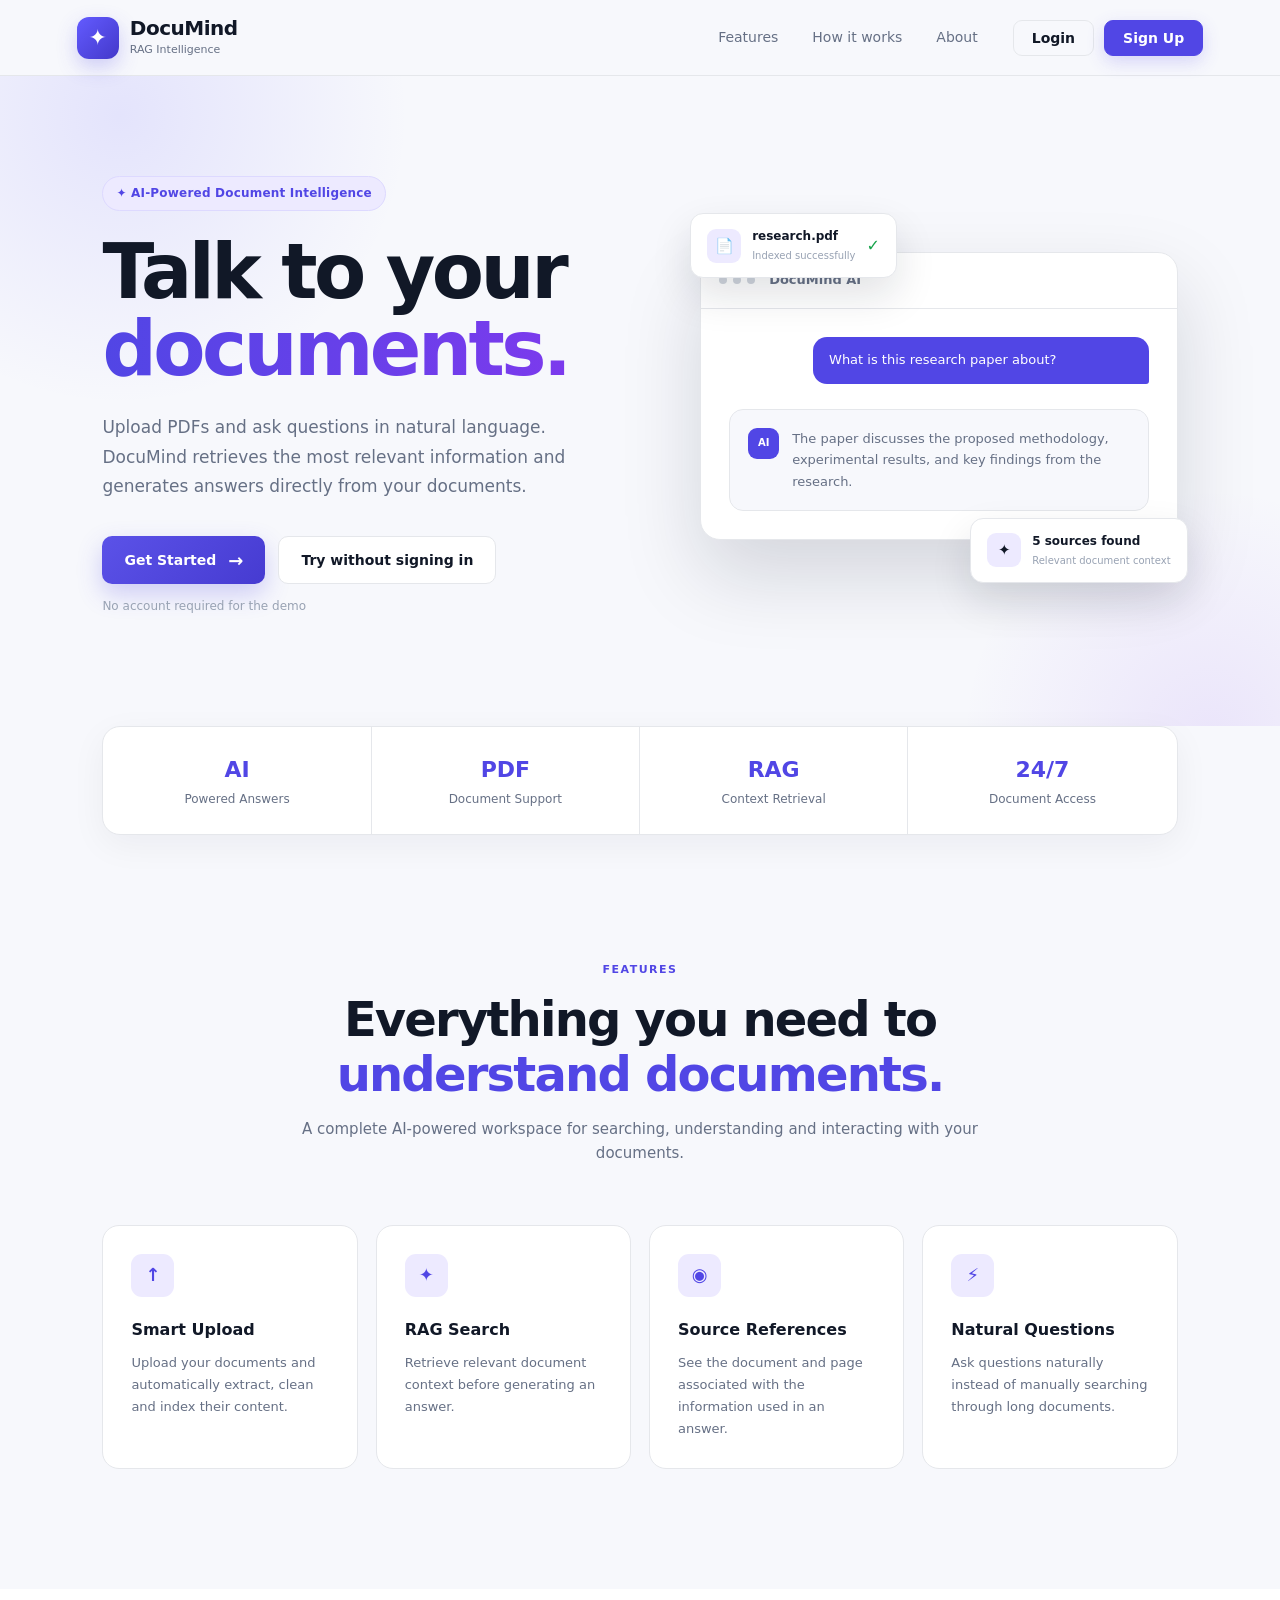
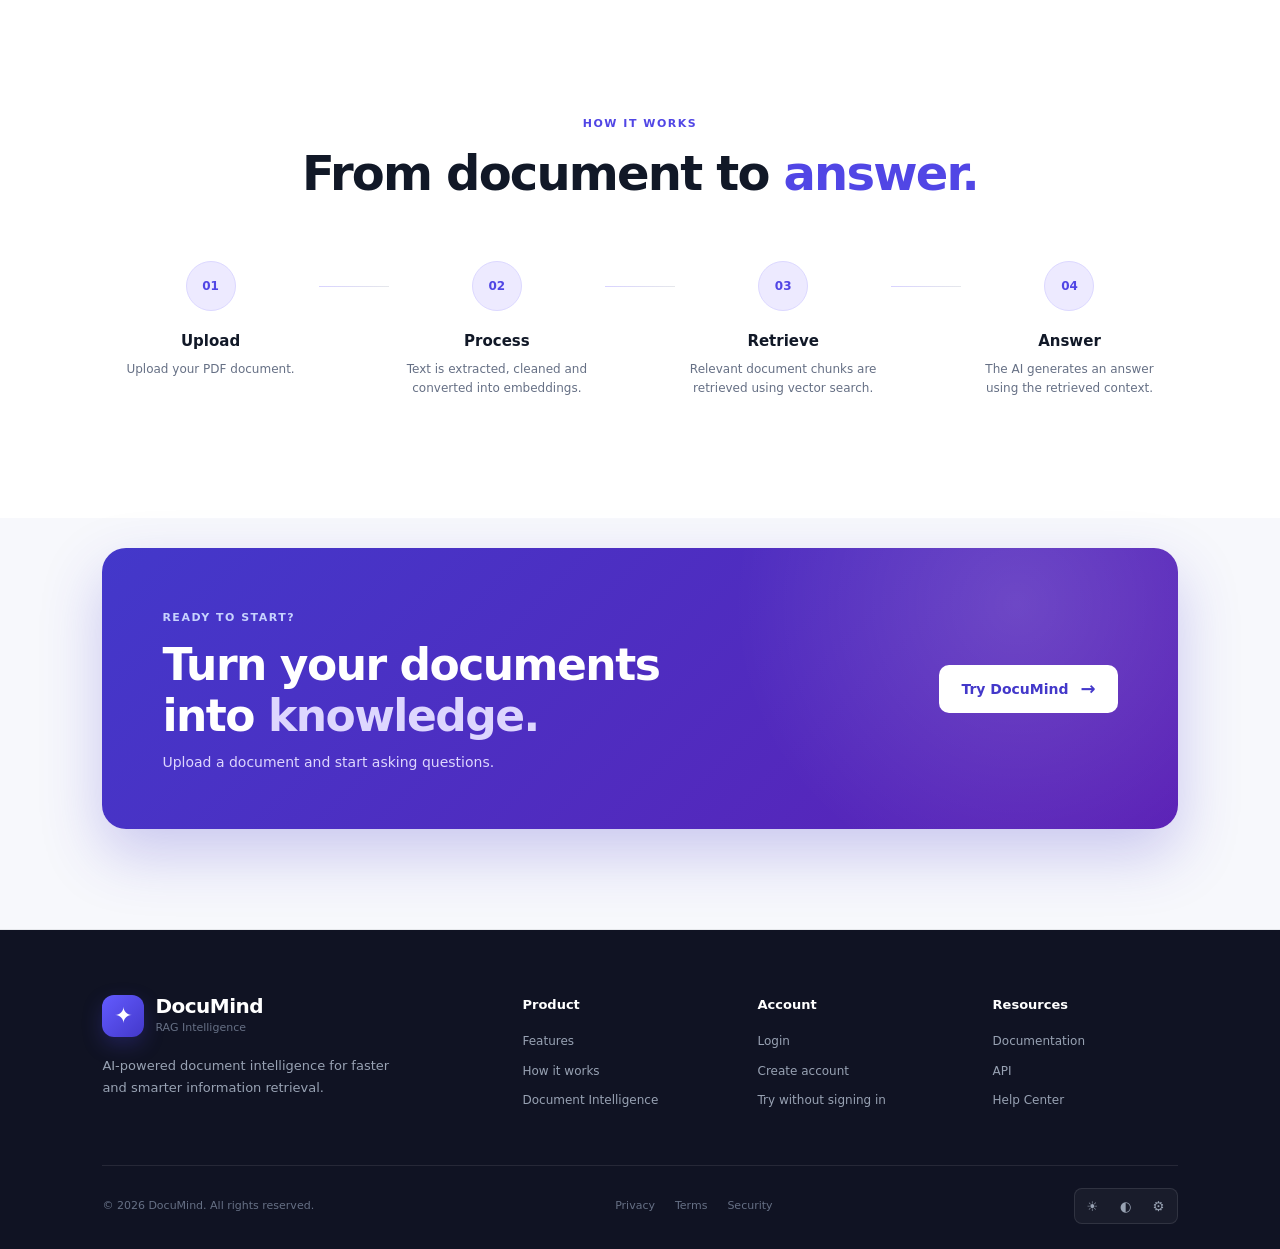
<file: frontend/index.html>
<!DOCTYPE html>
<html lang="en">

<head>
    <meta charset="UTF-8">
    <meta name="viewport" content="width=device-width, initial-scale=1.0">

    <title>DocuMind — AI Document Intelligence</title>

    <link rel="stylesheet" href="landing.css">
</head>

<body class="landing-page">

    <!-- NAVBAR -->

    <nav class="landing-nav">

        <div class="brand">
            <div class="brand-icon">✦</div>

            <div>
                <h2>DocuMind</h2>
                <span>RAG Intelligence</span>
            </div>
        </div>

        <div class="nav-links">
            <a href="#features">Features</a>
            <a href="#how-it-works">How it works</a>
            <a href="#about">About</a>
        </div>

        <div class="nav-actions">

            <button
                class="nav-login"
                onclick="window.location.href='login.html'"
            >
                Login
            </button>

            <button
                class="nav-signup"
                onclick="window.location.href='signup.html'"
            >
                Sign Up
            </button>

        </div>

    </nav>


    <!-- HERO -->

    <main>

        <section class="hero">

            <div class="hero-content">

                <div class="hero-badge">
                    ✦ AI-Powered Document Intelligence
                </div>

                <h1>
                    Talk to your
                    <span>documents.</span>
                </h1>

                <p>
                    Upload PDFs and ask questions in natural language.
                    DocuMind retrieves the most relevant information
                    and generates answers directly from your documents.
                </p>

                <div class="hero-buttons">

                    <button
                        class="primary-btn"
                        onclick="openApp()"
                    >
                        Get Started
                        <span>→</span>
                    </button>

                    <button
                        class="secondary-btn"
                        onclick="openApp()"
                    >
                        Try without signing in
                    </button>

                </div>

                <div class="hero-note">
                    No account required for the demo
                </div>

            </div>


            <!-- HERO VISUAL -->

            <div class="hero-visual">

                <div class="floating-card card-top">

                    <span class="mini-icon">📄</span>

                    <div>
                        <strong>research.pdf</strong>
                        <small>Indexed successfully</small>
                    </div>

                    <span class="success">✓</span>

                </div>


                <div class="ai-window">

                    <div class="window-header">

                        <div class="window-dots">
                            <span></span>
                            <span></span>
                            <span></span>
                        </div>

                        <span>DocuMind AI</span>

                    </div>


                    <div class="demo-chat">

                        <div class="demo-question">
                            What is this research paper about?
                        </div>

                        <div class="demo-answer">

                            <div class="demo-ai">
                                AI
                            </div>

                            <p>
                                The paper discusses the proposed
                                methodology, experimental results,
                                and key findings from the research.
                            </p>

                        </div>

                    </div>

                </div>


                <div class="floating-card card-bottom">

                    <span class="mini-icon">✦</span>

                    <div>
                        <strong>5 sources found</strong>
                        <small>Relevant document context</small>
                    </div>

                </div>

            </div>

        </section>


        <!-- TRUST / STATS -->

        <section class="stats">

            <div>
                <strong>AI</strong>
                <span>Powered Answers</span>
            </div>

            <div>
                <strong>PDF</strong>
                <span>Document Support</span>
            </div>

            <div>
                <strong>RAG</strong>
                <span>Context Retrieval</span>
            </div>

            <div>
                <strong>24/7</strong>
                <span>Document Access</span>
            </div>

        </section>


        <!-- FEATURES -->

        <section
            id="features"
            class="section"
        >

            <div class="section-heading">

                <span class="section-label">
                    FEATURES
                </span>

                <h2>
                    Everything you need to
                    <span>understand documents.</span>
                </h2>

                <p>
                    A complete AI-powered workspace for
                    searching, understanding and interacting
                    with your documents.
                </p>

            </div>


            <div class="feature-grid">

                <div class="feature-card">

                    <div class="feature-icon">
                        ↑
                    </div>

                    <h3>Smart Upload</h3>

                    <p>
                        Upload your documents and automatically
                        extract, clean and index their content.
                    </p>

                </div>


                <div class="feature-card">

                    <div class="feature-icon">
                        ✦
                    </div>

                    <h3>RAG Search</h3>

                    <p>
                        Retrieve relevant document context
                        before generating an answer.
                    </p>

                </div>


                <div class="feature-card">

                    <div class="feature-icon">
                        ◉
                    </div>

                    <h3>Source References</h3>

                    <p>
                        See the document and page associated
                        with the information used in an answer.
                    </p>

                </div>


                <div class="feature-card">

                    <div class="feature-icon">
                        ⚡
                    </div>

                    <h3>Natural Questions</h3>

                    <p>
                        Ask questions naturally instead of
                        manually searching through long documents.
                    </p>

                </div>

            </div>

        </section>


        <!-- HOW IT WORKS -->

        <section
            id="how-it-works"
            class="section workflow-section"
        >

            <div class="section-heading">

                <span class="section-label">
                    HOW IT WORKS
                </span>

                <h2>
                    From document to
                    <span>answer.</span>
                </h2>

            </div>


            <div class="workflow">

                <div class="workflow-step">

                    <div class="step-number">
                        01
                    </div>

                    <h3>Upload</h3>

                    <p>
                        Upload your PDF document.
                    </p>

                </div>


                <div class="workflow-line"></div>


                <div class="workflow-step">

                    <div class="step-number">
                        02
                    </div>

                    <h3>Process</h3>

                    <p>
                        Text is extracted, cleaned
                        and converted into embeddings.
                    </p>

                </div>


                <div class="workflow-line"></div>


                <div class="workflow-step">

                    <div class="step-number">
                        03
                    </div>

                    <h3>Retrieve</h3>

                    <p>
                        Relevant document chunks
                        are retrieved using vector search.
                    </p>

                </div>


                <div class="workflow-line"></div>


                <div class="workflow-step">

                    <div class="step-number">
                        04
                    </div>

                    <h3>Answer</h3>

                    <p>
                        The AI generates an answer
                        using the retrieved context.
                    </p>

                </div>

            </div>

        </section>


        <!-- CTA -->

        <section class="cta-section">

            <div>

                <span class="section-label">
                    READY TO START?
                </span>

                <h2>
                    Turn your documents into
                    <span>knowledge.</span>
                </h2>

                <p>
                    Upload a document and start asking questions.
                </p>

            </div>

            <button
                class="primary-btn"
                onclick="openApp()"
            >
                Try DocuMind
                <span>→</span>
            </button>

        </section>

    </main>


    <!-- FOOTER -->

    <footer
        id="about"
        class="landing-footer"
    >

        <div class="footer-main">


            <!-- FOOTER BRAND -->

            <div class="footer-brand">

                <div class="brand">

                    <div class="brand-icon">
                        ✦
                    </div>

                    <div>
                        <h2>DocuMind</h2>
                        <span>RAG Intelligence</span>
                    </div>

                </div>

                <p>
                    AI-powered document intelligence
                    for faster and smarter information retrieval.
                </p>

            </div>


            <!-- PRODUCT -->

            <div class="footer-column">

                <h4>Product</h4>

                <a href="#features">
                    Features
                </a>

                <a href="#how-it-works">
                    How it works
                </a>

                <a href="app.html">
                    Document Intelligence
                </a>

            </div>


            <!-- ACCOUNT -->

            <div class="footer-column">

                <h4>Account</h4>

                <a href="login.html">
                    Login
                </a>

                <a href="signup.html">
                    Create account
                </a>

                <a href="app.html">
                    Try without signing in
                </a>

            </div>


            <!-- RESOURCES -->

            <div class="footer-column">

                <h4>Resources</h4>

                <a href="documentation.html">
                    Documentation
                </a>

                <a
                    href="http://127.0.0.1:8000/docs"
                    target="_blank"
                    rel="noopener noreferrer"
                >
                    API
                </a>

               <a href="help.html">Help Center</a>

            </div>

        </div>


        <!-- FOOTER BOTTOM -->

        <div class="footer-bottom">

            <span>
                © 2026 DocuMind. All rights reserved.
            </span>


            <div class="footer-links">

                <a href="privacy.html">
                    Privacy
                </a>

                <a href="terms.html">
                    Terms
                </a>

                <a href="security.html">
                    Security
                </a>

            </div>


            <!-- THEME SELECTOR -->

            <div class="theme-selector">

                <button
                    onclick="setTheme('light')"
                    title="Light mode"
                >
                    ☀
                </button>

                <button
                    onclick="setTheme('dark')"
                    title="Dark mode"
                >
                    ◐
                </button>

                <button
                    onclick="setTheme('system')"
                    title="System theme"
                >
                    ⚙
                </button>

            </div>

        </div>

    </footer>


    <script src="landing.js"></script>

</body>

</html>
</file>
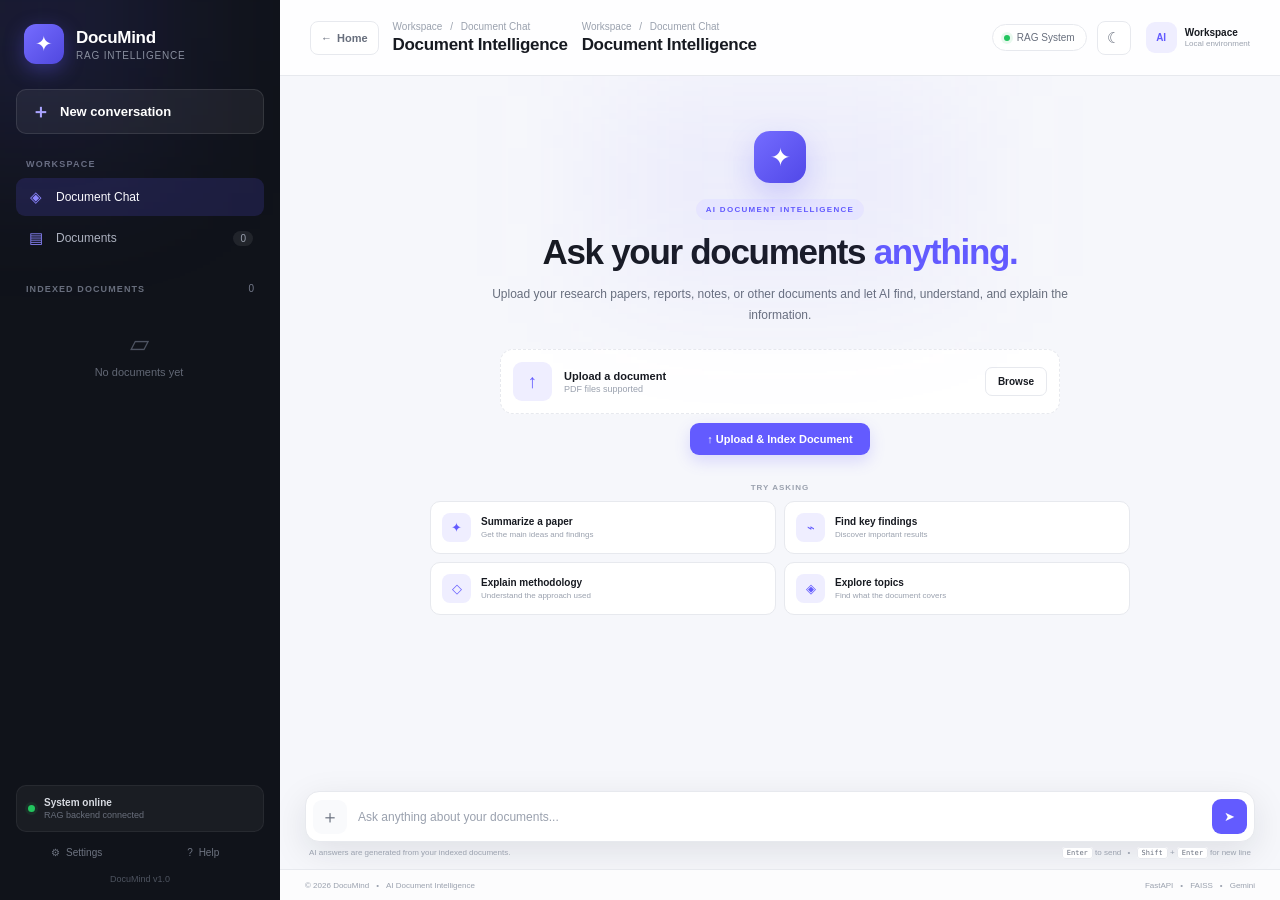
<file: frontend/app.html>
<!DOCTYPE html>
<html lang="en">
<head>
    <meta charset="UTF-8">

    <meta
        name="viewport"
        content="width=device-width, initial-scale=1.0"
    >

    <meta
        name="description"
        content="DocuMind AI Document Intelligence and RAG Platform"
    >

    <title>DocuMind — AI Document Intelligence</title>

    <link rel="stylesheet" href="style.css">
</head>

<body>

<div class="app-shell">

    <!-- =========================
         SIDEBAR
    ========================== -->

    <aside class="sidebar" id="sidebar">

        <!-- Brand -->

        <div class="brand">

            <div class="brand-mark">
                <span>✦</span>
            </div>

            <div class="brand-text">
                <h2>DocuMind</h2>
                <span>RAG Intelligence</span>
            </div>

        </div>


        <!-- New Chat -->

        <button
            class="new-chat-btn"
            id="newChatBtn"
        >
            <span class="new-chat-icon">＋</span>
            <span>New conversation</span>
        </button>


        <!-- Navigation -->

        <nav class="sidebar-nav">

            <div class="nav-label">
                WORKSPACE
            </div>

            <button class="nav-item active">
                <span class="nav-icon">◈</span>
                <span>Document Chat</span>
            </button>

            <button class="nav-item" id="documentsNavBtn">
                <span class="nav-icon">▤</span>
                <span>Documents</span>

                <span
                    class="nav-count"
                    id="documentCount"
                >
                    0
                </span>
            </button>

        </nav>


        <!-- Documents -->

        <div class="documents-section">

            <div class="section-title-row">

                <span class="section-title">
                    INDEXED DOCUMENTS
                </span>

                <span
                    class="mini-count"
                    id="sidebarDocumentCount"
                >
                    0
                </span>

            </div>


            <div
                id="documentList"
                class="document-list"
            >

                <div class="empty-documents">

                    <div class="empty-doc-icon">
                        ▱
                    </div>

                    <span>
                        No documents yet
                    </span>

                </div>

            </div>

        </div>


        <!-- Sidebar bottom -->

        <div class="sidebar-bottom">

            <div class="connection-card">

                <span class="connection-dot"></span>

                <div>
                    <strong>System online</strong>
                    <small>RAG backend connected</small>
                </div>

            </div>


            <div class="sidebar-actions">

                <button class="sidebar-action">
                    ⚙
                    <span>Settings</span>
                </button>

                <button class="sidebar-action">
                    ?
                    <span>Help</span>
                </button>

            </div>

            <div class="sidebar-version">
                DocuMind v1.0
            </div>

        </div>

    </aside>


    <!-- =========================
         MAIN AREA
    ========================== -->

    <main class="main-content">


        <!-- Topbar -->

        <header class="topbar">

            <div class="topbar-left">

                <div class="topbar-left">

    <button
        class="home-btn"
        onclick="window.location.href='index.html'"
        title="Back to Home"
        aria-label="Back to Home"
    >
        ←
        <span>Home</span>
    </button>

    <button
        class="mobile-menu-btn"
        id="mobileMenuBtn"
        aria-label="Open menu"
    >
        ☰
    </button>

    <div>

        <div class="breadcrumb">
            Workspace
            <span>/</span>
            Document Chat
        </div>

        <h1>
            Document Intelligence
        </h1>

    </div>

</div>

                <button
                    class="mobile-menu-btn"
                    id="mobileMenuBtn"
                    aria-label="Open menu"
                >
                    ☰
                </button>

                <div>

                    <div class="breadcrumb">
                        Workspace
                        <span>/</span>
                        Document Chat
                    </div>

                    <h1>
                        Document Intelligence
                    </h1>

                </div>

            </div>


            <div class="topbar-right">

                <div class="system-pill">

                    <span class="status-dot"></span>

                    <span>RAG System</span>

                </div>


                <button
                    class="icon-btn"
                    id="themeBtn"
                    title="Toggle theme"
                >
                    ☾
                </button>


                <div class="profile">

                    <div class="profile-avatar">
                        AI
                    </div>

                    <div class="profile-info">

                        <strong>Workspace</strong>

                        <span>Local environment</span>

                    </div>

                </div>

            </div>

        </header>


        <!-- =========================
             CHAT
        ========================== -->

        <section class="chat-wrapper">


            <!-- Welcome -->

            <div
                id="welcomeMessage"
                class="welcome-screen"
            >

                <div class="welcome-glow"></div>


                <div class="welcome-icon">
                    ✦
                </div>


                <div class="welcome-badge">
                    AI DOCUMENT INTELLIGENCE
                </div>


                <h2>
                    Ask your documents
                    <span>anything.</span>
                </h2>


                <p>
                    Upload your research papers, reports, notes,
                    or other documents and let AI find,
                    understand, and explain the information.
                </p>


                <!-- Upload area -->

                <div class="hero-upload">

                    <div class="hero-upload-icon">
                        ↑
                    </div>

                    <div class="hero-upload-content">

                        <strong>
                            Upload a document
                        </strong>

                        <span>
                            PDF files supported
                        </span>

                    </div>

                    <label
                        for="fileInput"
                        class="hero-browse-btn"
                    >
                        Browse
                    </label>

                </div>


                <!-- Hidden file input -->

                <input
                    type="file"
                    id="fileInput"
                    accept=".pdf,.docx,.txt"
                    hidden
                >


                <button
                    id="uploadBtn"
                    class="hero-upload-btn"
                >
                    <span>↑</span>
                    Upload & Index Document
                </button>


                <!-- Suggestions -->

                <div class="suggestions">

                    <span class="suggestions-label">
                        TRY ASKING
                    </span>

                    <div class="suggestion-grid">

                        <button
                            class="suggestion-card"
                            data-question="Give me an overview of this paper"
                        >
                            <span>✦</span>
                            <div>
                                <strong>Summarize a paper</strong>
                                <small>Get the main ideas and findings</small>
                            </div>
                        </button>


                        <button
                            class="suggestion-card"
                            data-question="What are the main findings?"
                        >
                            <span>⌁</span>
                            <div>
                                <strong>Find key findings</strong>
                                <small>Discover important results</small>
                            </div>
                        </button>


                        <button
                            class="suggestion-card"
                            data-question="Explain the methodology"
                        >
                            <span>◇</span>
                            <div>
                                <strong>Explain methodology</strong>
                                <small>Understand the approach used</small>
                            </div>
                        </button>


                        <button
                            class="suggestion-card"
                            data-question="What are the main topics discussed?"
                        >
                            <span>◈</span>
                            <div>
                                <strong>Explore topics</strong>
                                <small>Find what the document covers</small>
                            </div>
                        </button>

                    </div>

                </div>

            </div>


            <!-- Messages -->

            <div
                id="messages"
                class="messages"
            ></div>


            <!-- Status -->

            <div
                id="statusMessage"
                class="status-message"
            ></div>


            <!-- =========================
                 INPUT AREA
            ========================== -->

            <div class="composer-container">

                <div class="composer">

                    <button
                        class="composer-add"
                        id="composerUploadBtn"
                        title="Upload document"
                    >
                        ＋
                    </button>


                    <textarea
                        id="questionInput"
                        placeholder="Ask anything about your documents..."
                        rows="1"
                    ></textarea>


                    <button
                        id="askBtn"
                        class="ask-btn"
                        title="Send question"
                    >

                        <span>➤</span>

                    </button>

                </div>


                <div class="composer-footer">

                    <span>
                        AI answers are generated from your indexed documents.
                    </span>

                    <span>
                        <kbd>Enter</kbd> to send
                        <span class="footer-separator">•</span>
                        <kbd>Shift</kbd> + <kbd>Enter</kbd> for new line
                    </span>

                </div>

            </div>

        </section>


        <!-- =========================
             FOOTER
        ========================== -->

        <footer class="footer">

            <span>
                © 2026 DocuMind
            </span>

            <span class="footer-dot">•</span>

            <span>
                AI Document Intelligence
            </span>

            <span class="footer-spacer"></span>

            <span>
                FastAPI
            </span>

            <span class="footer-dot">•</span>

            <span>
                FAISS
            </span>

            <span class="footer-dot">•</span>

            <span>
                Gemini
            </span>

        </footer>

    </main>

</div>


<script src="app.js"></script>

</body>
</html>
</file>
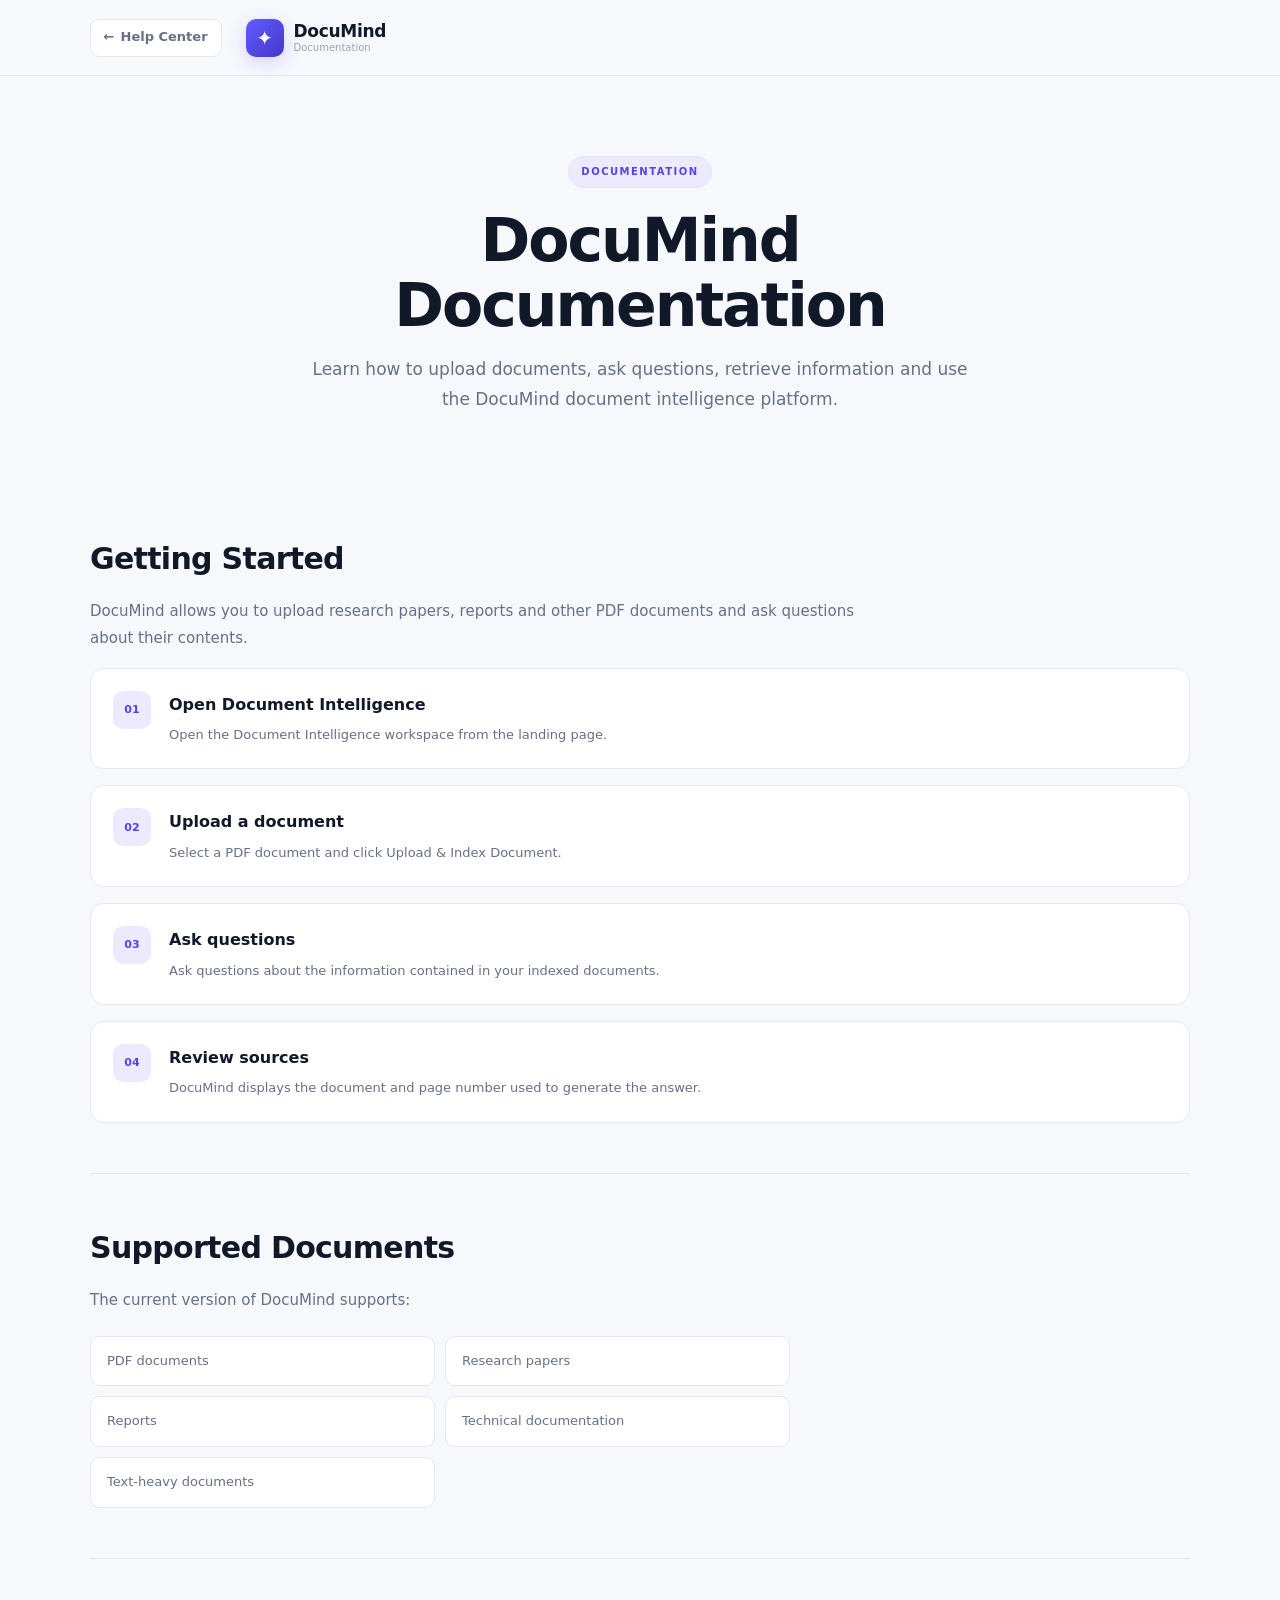
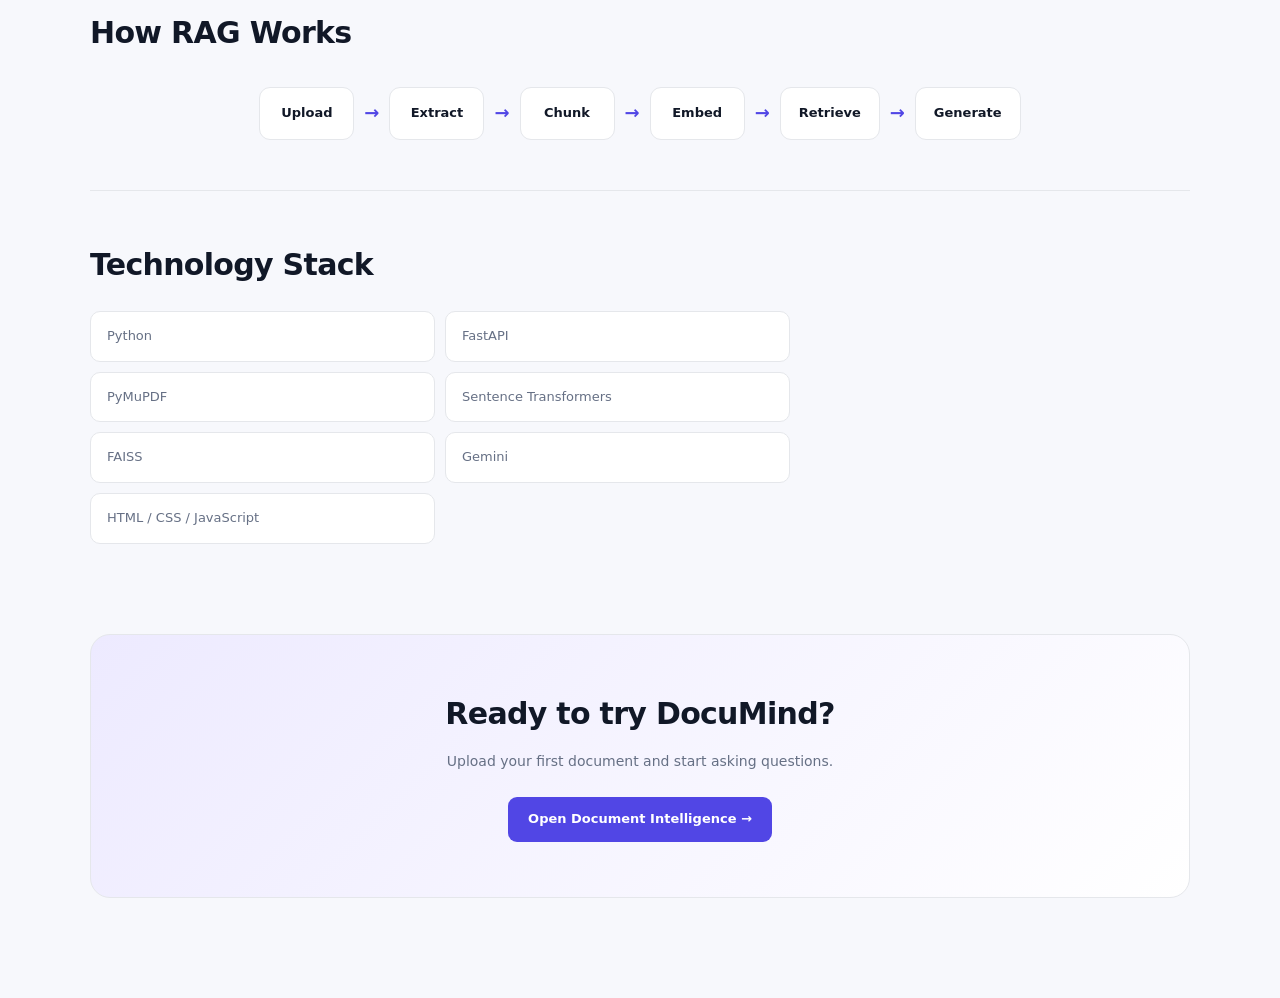
<file: frontend/documentation.html>
<!DOCTYPE html>
<html lang="en">

<head>
    <meta charset="UTF-8">

    <meta
        name="viewport"
        content="width=device-width, initial-scale=1.0"
    >

    <meta
        name="description"
        content="DocuMind Documentation"
    >

    <title>Documentation — DocuMind</title>

    <link rel="stylesheet" href="landing.css">
</head>

<body class="landing-page documentation-page">

    <header class="docs-header">

        <!-- Back to Help Center -->
        <a href="help.html" class="docs-home">
            ← <span>Help Center</span>
        </a>

        <div class="docs-brand">

            <div class="docs-logo">
                ✦
            </div>

            <div class="docs-brand-text">
                <h2>DocuMind</h2>
                <span>Documentation</span>
            </div>

        </div>

    </header>


    <main class="docs-container">

        <div class="docs-intro">

            <span class="section-badge">
                DOCUMENTATION
            </span>

            <h1>
                DocuMind Documentation
            </h1>

            <p>
                Learn how to upload documents, ask questions,
                retrieve information and use the DocuMind
                document intelligence platform.
            </p>

        </div>


        <section class="docs-section">

            <h2>Getting Started</h2>

            <p>
                DocuMind allows you to upload research papers,
                reports and other PDF documents and ask
                questions about their contents.
            </p>

            <div class="docs-card">

                <span>01</span>

                <div>
                    <h3>Open Document Intelligence</h3>

                    <p>
                        Open the Document Intelligence workspace
                        from the landing page.
                    </p>
                </div>

            </div>


            <div class="docs-card">

                <span>02</span>

                <div>
                    <h3>Upload a document</h3>

                    <p>
                        Select a PDF document and click
                        Upload & Index Document.
                    </p>
                </div>

            </div>


            <div class="docs-card">

                <span>03</span>

                <div>
                    <h3>Ask questions</h3>

                    <p>
                        Ask questions about the information
                        contained in your indexed documents.
                    </p>
                </div>

            </div>


            <div class="docs-card">

                <span>04</span>

                <div>
                    <h3>Review sources</h3>

                    <p>
                        DocuMind displays the document and
                        page number used to generate the answer.
                    </p>
                </div>

            </div>

        </section>


        <section class="docs-section">

            <h2>Supported Documents</h2>

            <p>
                The current version of DocuMind supports:
            </p>

            <ul>
                <li>PDF documents</li>
                <li>Research papers</li>
                <li>Reports</li>
                <li>Technical documentation</li>
                <li>Text-heavy documents</li>
            </ul>

        </section>


        <section class="docs-section">

            <h2>How RAG Works</h2>

            <div class="rag-flow">

                <div>Upload</div>
                <span>→</span>

                <div>Extract</div>
                <span>→</span>

                <div>Chunk</div>
                <span>→</span>

                <div>Embed</div>
                <span>→</span>

                <div>Retrieve</div>
                <span>→</span>

                <div>Generate</div>

            </div>

        </section>


        <section class="docs-section">

            <h2>Technology Stack</h2>

            <ul>
                <li>Python</li>
                <li>FastAPI</li>
                <li>PyMuPDF</li>
                <li>Sentence Transformers</li>
                <li>FAISS</li>
                <li>Gemini</li>
                <li>HTML / CSS / JavaScript</li>
            </ul>

        </section>


        <div class="docs-cta">

            <h2>Ready to try DocuMind?</h2>

            <p>
                Upload your first document and start asking
                questions.
            </p>

            <a href="app.html">
                Open Document Intelligence →
            </a>

        </div>

    </main>

</body>
</html>
</file>
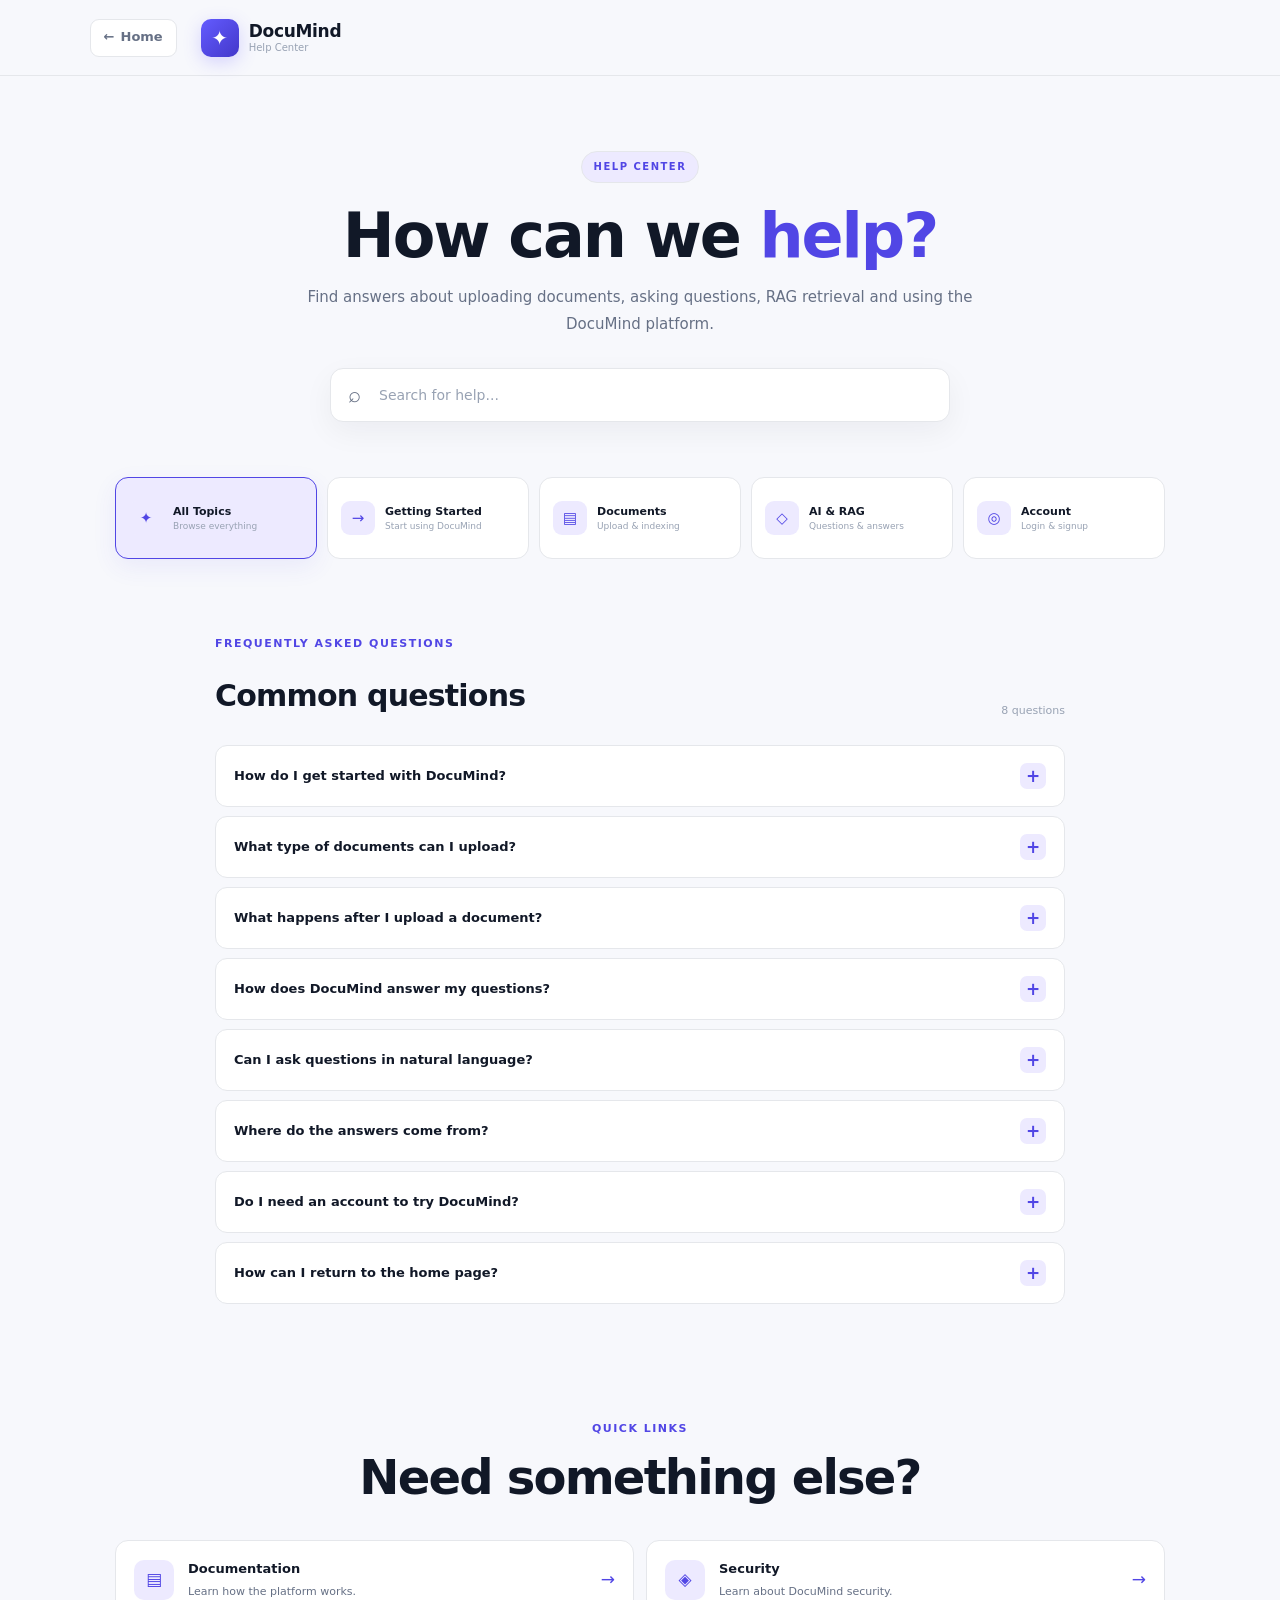
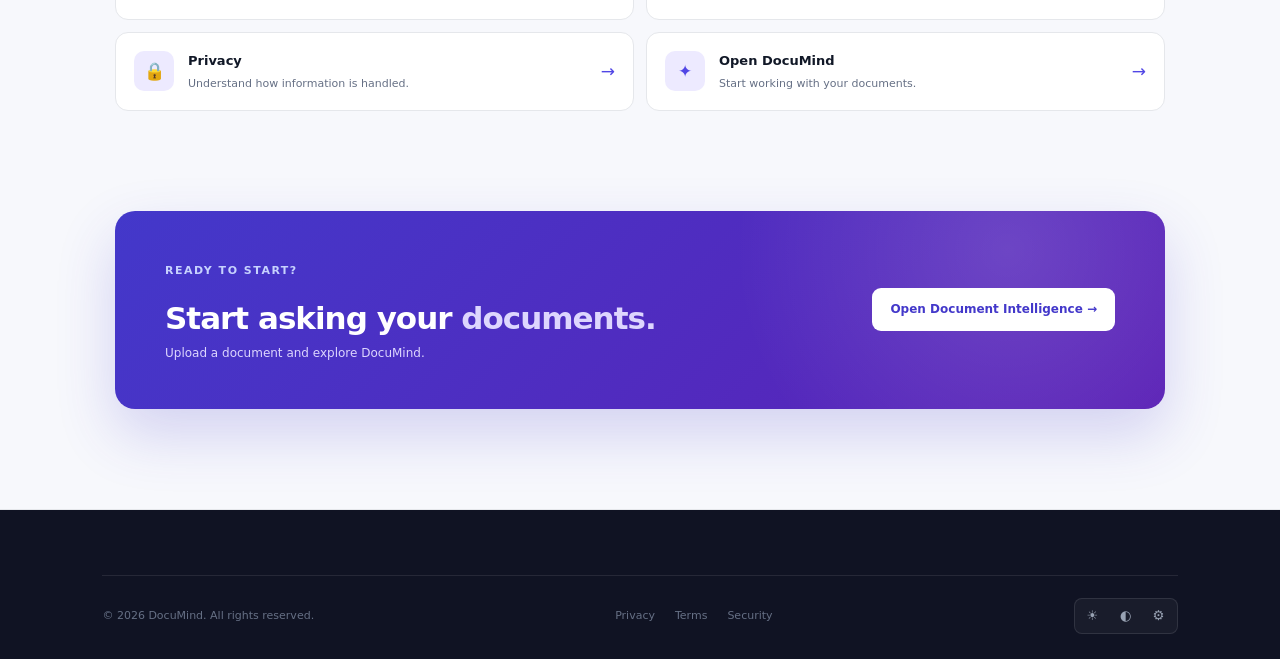
<file: frontend/help.html>
<!DOCTYPE html>
<html lang="en">

<head>

    <meta charset="UTF-8">

    <meta
        name="viewport"
        content="width=device-width, initial-scale=1.0"
    >

    <meta
        name="description"
        content="DocuMind Help Center"
    >

    <title>Help Center — DocuMind</title>

    <link rel="stylesheet" href="landing.css">

</head>


<body class="landing-page help-page">


    <!-- HEADER -->

    <header class="docs-header">

        <a
            href="index.html"
            class="docs-home"
        >
            ← <span>Home</span>
        </a>


        <div class="docs-brand">

            <div class="docs-logo">
                ✦
            </div>

            <div class="docs-brand-text">

                <h2>
                    DocuMind
                </h2>

                <span>
                    Help Center
                </span>

            </div>

        </div>

    </header>


    <!-- MAIN -->

    <main class="help-container">


        <!-- HERO -->

        <section class="help-hero">

            <span class="section-badge">
                HELP CENTER
            </span>

            <h1>
                How can we
                <span>help?</span>
            </h1>

            <p>
                Find answers about uploading documents,
                asking questions, RAG retrieval and using
                the DocuMind platform.
            </p>


            <!-- SEARCH -->

            <div class="help-search">

                <span class="help-search-icon">
                    ⌕
                </span>

                <input
                    type="search"
                    id="helpSearch"
                    placeholder="Search for help..."
                    autocomplete="off"
                >

            </div>

        </section>


        <!-- CATEGORIES -->

        <section class="help-categories">

            <button
                class="help-category active"
                data-category="all"
            >

                <span>✦</span>

                <div>

                    <strong>
                        All Topics
                    </strong>

                    <small>
                        Browse everything
                    </small>

                </div>

            </button>


            <button
                class="help-category"
                data-category="getting-started"
            >

                <span>→</span>

                <div>

                    <strong>
                        Getting Started
                    </strong>

                    <small>
                        Start using DocuMind
                    </small>

                </div>

            </button>


            <button
                class="help-category"
                data-category="documents"
            >

                <span>▤</span>

                <div>

                    <strong>
                        Documents
                    </strong>

                    <small>
                        Upload & indexing
                    </small>

                </div>

            </button>


            <button
                class="help-category"
                data-category="ai"
            >

                <span>◇</span>

                <div>

                    <strong>
                        AI & RAG
                    </strong>

                    <small>
                        Questions & answers
                    </small>

                </div>

            </button>


            <button
                class="help-category"
                data-category="account"
            >

                <span>◎</span>

                <div>

                    <strong>
                        Account
                    </strong>

                    <small>
                        Login & signup
                    </small>

                </div>

            </button>

        </section>


        <!-- FAQ -->

        <section class="faq-section">

            <div class="faq-header">

                <div>

                    <span class="section-label">
                        FREQUENTLY ASKED QUESTIONS
                    </span>

                    <h2>
                        Common questions
                    </h2>

                </div>

                <span
                    class="faq-count"
                    id="faqCount"
                >
                    8 questions
                </span>

            </div>


            <div
                class="faq-list"
                id="faqList"
            >


                <!-- FAQ 1 -->

                <article
                    class="faq-item"
                    data-category="getting-started"
                >

                    <button class="faq-question">

                        <span>
                            How do I get started with DocuMind?
                        </span>

                        <span class="faq-icon">
                            +
                        </span>

                    </button>

                    <div class="faq-answer">

                        <p>
                            Open the Document Intelligence
                            workspace, upload a supported PDF,
                            wait for it to be indexed and then
                            ask questions about the document.
                        </p>

                    </div>

                </article>


                <!-- FAQ 2 -->

                <article
                    class="faq-item"
                    data-category="documents"
                >

                    <button class="faq-question">

                        <span>
                            What type of documents can I upload?
                        </span>

                        <span class="faq-icon">
                            +
                        </span>

                    </button>

                    <div class="faq-answer">

                        <p>
                            The current version of DocuMind
                            supports PDF documents, including
                            research papers, reports and
                            technical documentation.
                        </p>

                    </div>

                </article>


                <!-- FAQ 3 -->

                <article
                    class="faq-item"
                    data-category="documents"
                >

                    <button class="faq-question">

                        <span>
                            What happens after I upload a document?
                        </span>

                        <span class="faq-icon">
                            +
                        </span>

                    </button>

                    <div class="faq-answer">

                        <p>
                            DocuMind extracts the document text,
                            divides it into smaller chunks,
                            generates embeddings and stores the
                            resulting information in the vector
                            index for retrieval.
                        </p>

                    </div>

                </article>


                <!-- FAQ 4 -->

                <article
                    class="faq-item"
                    data-category="ai"
                >

                    <button class="faq-question">

                        <span>
                            How does DocuMind answer my questions?
                        </span>

                        <span class="faq-icon">
                            +
                        </span>

                    </button>

                    <div class="faq-answer">

                        <p>
                            DocuMind uses Retrieval-Augmented
                            Generation (RAG). It first searches
                            the indexed documents for relevant
                            content and then uses that retrieved
                            context to generate an answer.
                        </p>

                    </div>

                </article>


                <!-- FAQ 5 -->

                <article
                    class="faq-item"
                    data-category="ai"
                >

                    <button class="faq-question">

                        <span>
                            Can I ask questions in natural language?
                        </span>

                        <span class="faq-icon">
                            +
                        </span>

                    </button>

                    <div class="faq-answer">

                        <p>
                            Yes. You can ask questions naturally,
                            such as "What is this paper about?"
                            or "What methodology was used?"
                        </p>

                    </div>

                </article>


                <!-- FAQ 6 -->

                <article
                    class="faq-item"
                    data-category="ai"
                >

                    <button class="faq-question">

                        <span>
                            Where do the answers come from?
                        </span>

                        <span class="faq-icon">
                            +
                        </span>

                    </button>

                    <div class="faq-answer">

                        <p>
                            Answers are generated using relevant
                            content retrieved from your indexed
                            documents. The interface can also show
                            the document and page associated with
                            retrieved sources.
                        </p>

                    </div>

                </article>


                <!-- FAQ 7 -->

                <article
                    class="faq-item"
                    data-category="account"
                >

                    <button class="faq-question">

                        <span>
                            Do I need an account to try DocuMind?
                        </span>

                        <span class="faq-icon">
                            +
                        </span>

                    </button>

                    <div class="faq-answer">

                        <p>
                            The current demo can be opened using
                            the "Try without signing in" option
                            from the landing page.
                        </p>

                    </div>

                </article>


                <!-- FAQ 8 -->

                <article
                    class="faq-item"
                    data-category="account"
                >

                    <button class="faq-question">

                        <span>
                            How can I return to the home page?
                        </span>

                        <span class="faq-icon">
                            +
                        </span>

                    </button>

                    <div class="faq-answer">

                        <p>
                            Use the Back to Home button in the
                            top-left corner of the page. It is
                            available throughout the DocuMind
                            informational pages.
                        </p>

                    </div>

                </article>


                <!-- NO RESULTS -->

                <div
                    class="faq-no-results"
                    id="faqNoResults"
                >

                    <div>
                        ⌕
                    </div>

                    <h3>
                        No results found
                    </h3>

                    <p>
                        Try searching with different keywords.
                    </p>

                </div>

            </div>

        </section>


        <!-- QUICK LINKS -->

        <section class="help-links-section">

            <div class="section-heading">

                <span class="section-label">
                    QUICK LINKS
                </span>

                <h2>
                    Need something else?
                </h2>

            </div>


            <div class="help-links-grid">


                <a
                    href="documentation.html"
                    class="help-link-card"
                >

                    <span class="help-link-icon">
                        ▤
                    </span>

                    <div>

                        <strong>
                            Documentation
                        </strong>

                        <p>
                            Learn how the platform works.
                        </p>

                    </div>

                    <span class="help-link-arrow">
                        →
                    </span>

                </a>


                <a
                    href="security.html"
                    class="help-link-card"
                >

                    <span class="help-link-icon">
                        ◈
                    </span>

                    <div>

                        <strong>
                            Security
                        </strong>

                        <p>
                            Learn about DocuMind security.
                        </p>

                    </div>

                    <span class="help-link-arrow">
                        →
                    </span>

                </a>


                <a
                    href="privacy.html"
                    class="help-link-card"
                >

                    <span class="help-link-icon">
                        🔒
                    </span>

                    <div>

                        <strong>
                            Privacy
                        </strong>

                        <p>
                            Understand how information is handled.
                        </p>

                    </div>

                    <span class="help-link-arrow">
                        →
                    </span>

                </a>


                <a
                    href="app.html"
                    class="help-link-card"
                >

                    <span class="help-link-icon">
                        ✦
                    </span>

                    <div>

                        <strong>
                            Open DocuMind
                        </strong>

                        <p>
                            Start working with your documents.
                        </p>

                    </div>

                    <span class="help-link-arrow">
                        →
                    </span>

                </a>

            </div>

        </section>


        <!-- CTA -->

        <section class="help-cta">

            <div>

                <span class="section-label">
                    READY TO START?
                </span>

                <h2>
                    Start asking your
                    <span>documents.</span>
                </h2>

                <p>
                    Upload a document and explore DocuMind.
                </p>

            </div>


            <a
                href="app.html"
                class="help-cta-button"
            >
                Open Document Intelligence →
            </a>

        </section>


    </main>


    <!-- FOOTER -->

    <footer class="landing-footer">

        <div class="footer-bottom">

            <span>
                © 2026 DocuMind. All rights reserved.
            </span>


            <div class="footer-links">

                <a href="privacy.html">
                    Privacy
                </a>

                <a href="terms.html">
                    Terms
                </a>

                <a href="security.html">
                    Security
                </a>

            </div>


            <div class="theme-selector">

                <button
                    onclick="setTheme('light')"
                    title="Light mode"
                >
                    ☀
                </button>

                <button
                    onclick="setTheme('dark')"
                    title="Dark mode"
                >
                    ◐
                </button>

                <button
                    onclick="setTheme('system')"
                    title="System theme"
                >
                    ⚙
                </button>

            </div>

        </div>

    </footer>


    <script src="landing.js"></script>


    <script>

        /* =====================================================
           FAQ ACCORDION
           ===================================================== */

        const faqQuestions =
            document.querySelectorAll(
                ".faq-question"
            );


        faqQuestions.forEach(question => {

            question.addEventListener(
                "click",
                () => {

                    const item =
                        question.closest(
                            ".faq-item"
                        );

                    const isOpen =
                        item.classList.contains(
                            "open"
                        );


                    document
                        .querySelectorAll(
                            ".faq-item.open"
                        )
                        .forEach(openItem => {

                            openItem.classList.remove(
                                "open"
                            );

                        });


                    if (!isOpen) {

                        item.classList.add(
                            "open"
                        );

                    }

                }
            );

        });


        /* =====================================================
           CATEGORY FILTER
           ===================================================== */

        const categoryButtons =
            document.querySelectorAll(
                ".help-category"
            );

        const faqItems =
            document.querySelectorAll(
                ".faq-item"
            );


        categoryButtons.forEach(button => {

            button.addEventListener(
                "click",
                () => {

                    categoryButtons.forEach(
                        btn => {
                            btn.classList.remove(
                                "active"
                            );
                        }
                    );


                    button.classList.add(
                        "active"
                    );


                    const category =
                        button.dataset.category;


                    faqItems.forEach(item => {

                        if (
                            category === "all" ||
                            item.dataset.category ===
                                category
                        ) {

                            item.style.display =
                                "";

                        } else {

                            item.style.display =
                                "none";

                            item.classList.remove(
                                "open"
                            );

                        }

                    });


                    updateFAQCount();

                }
            );

        });


        /* =====================================================
           SEARCH
           ===================================================== */

        const searchInput =
            document.getElementById(
                "helpSearch"
            );

        const noResults =
            document.getElementById(
                "faqNoResults"
            );


        searchInput.addEventListener(
            "input",
            () => {

                const query =
                    searchInput.value
                        .trim()
                        .toLowerCase();


                let visibleCount = 0;


                faqItems.forEach(item => {

                    const text =
                        item.textContent
                            .toLowerCase();


                    const matches =
                        text.includes(query);


                    if (matches) {

                        item.style.display =
                            "";

                        visibleCount++;

                    } else {

                        item.style.display =
                            "none";

                        item.classList.remove(
                            "open"
                        );

                    }

                });


                noResults.style.display =
                    visibleCount === 0
                        ? "block"
                        : "none";


                updateFAQCount();

            }
        );


        /* =====================================================
           FAQ COUNT
           ===================================================== */

        function updateFAQCount() {

            const visibleItems =
                Array.from(faqItems)
                    .filter(item =>
                        item.style.display !==
                        "none"
                    );


            document.getElementById(
                "faqCount"
            ).textContent =
                `${visibleItems.length} ${
                    visibleItems.length === 1
                        ? "question"
                        : "questions"
                }`;

        }


        /* =====================================================
           THEME
           ===================================================== */

        function applyHelpTheme() {

            const savedTheme =
                localStorage.getItem(
                    "documind-theme"
                );


            if (savedTheme) {

                document.documentElement
                    .setAttribute(
                        "data-theme",
                        savedTheme
                    );

                return;

            }


            const prefersDark =
                window
                    .matchMedia(
                        "(prefers-color-scheme: dark)"
                    )
                    .matches;


            document.documentElement
                .setAttribute(
                    "data-theme",
                    prefersDark
                        ? "dark"
                        : "light"
                );

        }


        applyHelpTheme();

    </script>

</body>

</html>
</file>
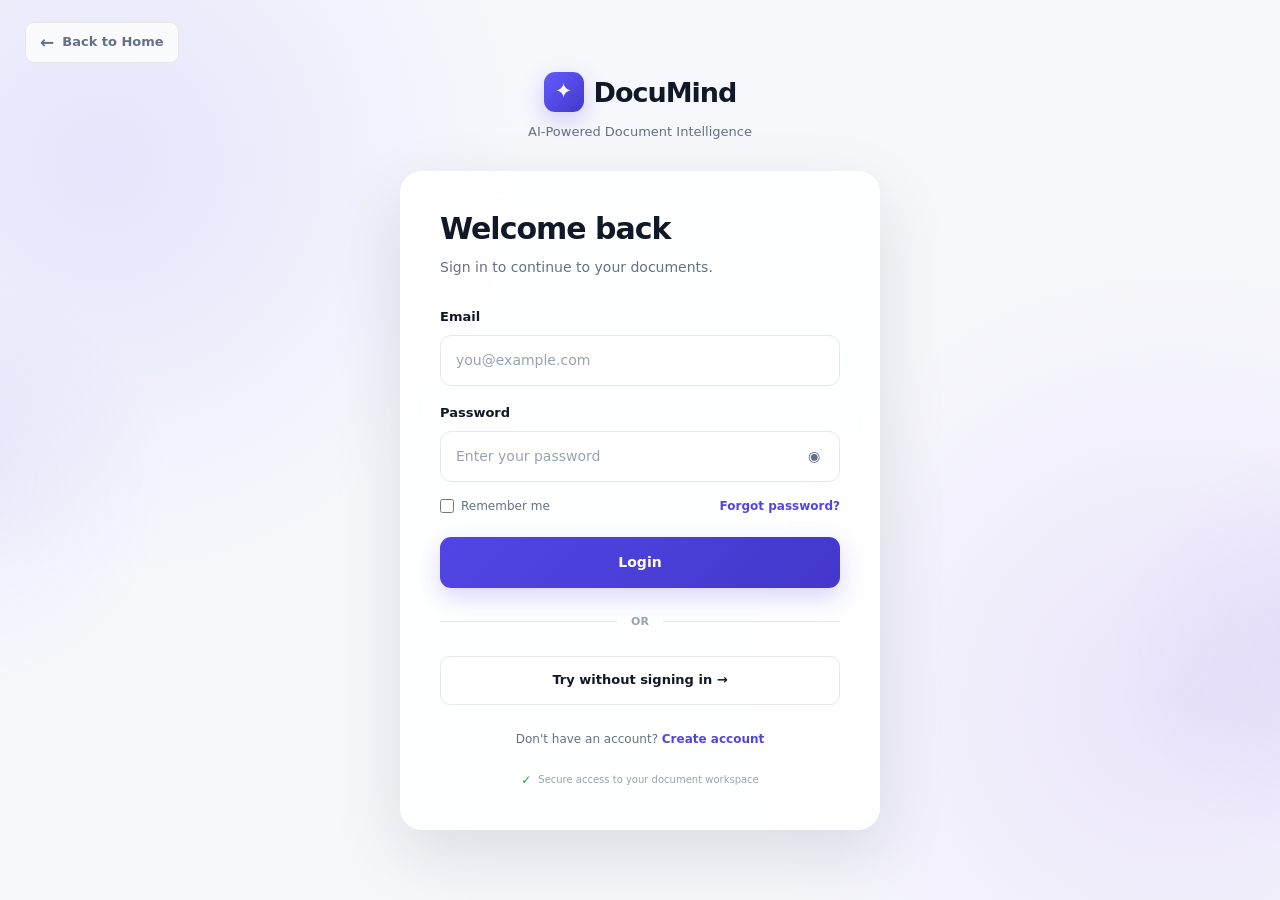
<file: frontend/login.html>
<!DOCTYPE html>
<html lang="en">

<head>

    <meta charset="UTF-8">

    <meta
        name="viewport"
        content="width=device-width, initial-scale=1.0"
    >

    <meta
        name="description"
        content="Sign in to DocuMind AI Document Intelligence"
    >

    <title>Login — DocuMind</title>

    <link rel="stylesheet" href="auth.css">

</head>


<body class="auth-page">


    <!-- BACK TO HOME -->

    <a
        href="index.html"
        class="auth-back"
        title="Back to Home"
    >

        <span>←</span>

        <span>
            Back to Home
        </span>

    </a>


    <!-- BRAND -->

    <div class="auth-brand">

        <div class="auth-brand-logo">

            <div class="auth-brand-icon">
                ✦
            </div>

            <h1>
                DocuMind
            </h1>

        </div>

        <p>
            AI-Powered Document Intelligence
        </p>

    </div>


    <!-- LOGIN CARD -->

    <main class="auth-card">

        <h2>
            Welcome back
        </h2>

        <p class="auth-subtitle">
            Sign in to continue to your documents.
        </p>


        <form
            class="auth-form"
            id="loginForm"
        >


            <!-- EMAIL -->

            <div class="auth-field">

                <label for="loginEmail">
                    Email
                </label>

                <input
                    type="email"
                    id="loginEmail"
                    name="email"
                    placeholder="you@example.com"
                    autocomplete="email"
                    required
                >

            </div>


            <!-- PASSWORD -->

            <div class="auth-field">

                <label for="loginPassword">
                    Password
                </label>

                <div class="auth-input-wrapper">

                    <input
                        type="password"
                        id="loginPassword"
                        name="password"
                        placeholder="Enter your password"
                        autocomplete="current-password"
                        required
                    >

                    <button
                        type="button"
                        class="password-toggle"
                        onclick="togglePassword('loginPassword', this)"
                        aria-label="Show password"
                    >
                        ◉
                    </button>

                </div>

            </div>


            <!-- OPTIONS -->

            <div class="auth-options">

                <label>

                    <input
                        type="checkbox"
                        id="rememberMe"
                    >

                    <span>
                        Remember me
                    </span>

                </label>


                <a
                    href="#"
                    class="auth-link"
                    onclick="forgotPassword(event)"
                >
                    Forgot password?
                </a>

            </div>


            <!-- LOGIN -->

            <button
                type="submit"
                class="auth-submit"
            >
                Login
            </button>

        </form>


        <!-- DIVIDER -->

        <div class="auth-divider">

            <span>
                OR
            </span>

        </div>


        <!-- DEMO -->

        <a
            href="app.html"
            class="auth-demo-btn"
        >
            Try without signing in →
        </a>


        <!-- SIGNUP -->

        <div class="auth-switch">

            Don't have an account?

            <a href="signup.html">
                Create account
            </a>

        </div>


        <!-- SECURITY -->

        <div class="auth-security-note">

            <span class="security-check">
                ✓
            </span>

            <span>
                Secure access to your document workspace
            </span>

        </div>

    </main>


    <script>

        /* =====================================================
           API CONFIGURATION
           ===================================================== */

        const API_BASE_URL =
            "http://127.0.0.1:8000";


        /* =====================================================
           PASSWORD VISIBILITY
           ===================================================== */

        function togglePassword(id, button) {

            const input =
                document.getElementById(id);

            if (input.type === "password") {

                input.type = "text";

                button.textContent = "◉";

                button.setAttribute(
                    "aria-label",
                    "Hide password"
                );

            } else {

                input.type = "password";

                button.textContent = "◉";

                button.setAttribute(
                    "aria-label",
                    "Show password"
                );

            }

        }


        /* =====================================================
           FORGOT PASSWORD
           ===================================================== */

        function forgotPassword(event) {

            event.preventDefault();

            alert(
                "Password recovery will be available in a future version."
            );

        }


        /* =====================================================
           LOGIN FORM
           ===================================================== */

        document
            .getElementById("loginForm")
            .addEventListener(
                "submit",
                async function(event) {

                    event.preventDefault();


                    const email =
                        document
                            .getElementById("loginEmail")
                            .value
                            .trim();


                    const password =
                        document
                            .getElementById("loginPassword")
                            .value;


                    /* =========================
                       CLIENT-SIDE VALIDATION
                       ========================= */

                    if (!email || !password) {

                        alert(
                            "Please enter your email and password."
                        );

                        return;

                    }


                    /* =========================
                       SUBMIT BUTTON
                       ========================= */

                    const submitButton =
                        document.querySelector(
                            '#loginForm button[type="submit"]'
                        );


                    const originalButtonText =
                        submitButton.textContent;


                    submitButton.disabled = true;

                    submitButton.textContent =
                        "Signing In...";


                    /* =========================
                       API REQUEST
                       ========================= */

                    try {

                        const response =
                            await fetch(
                                `${API_BASE_URL}/auth/login`,
                                {
                                    method: "POST",

                                    headers: {
                                        "Content-Type":
                                            "application/json"
                                    },

                                    body: JSON.stringify({

                                        email: email,

                                        password: password

                                    })
                                }
                            );


                        const data =
                            await response.json();


                        /* =========================
                           API ERROR
                           ========================= */

                        if (!response.ok) {

                            throw new Error(
                                data.detail ||
                                "Invalid email or password."
                            );

                        }


                        /* =========================
                           STORE AUTH DATA
                           ========================= */

                        localStorage.setItem(
                            "documind_token",
                            data.access_token
                        );


                        localStorage.setItem(
                            "documind_user",
                            JSON.stringify(
                                data.user
                            )
                        );


                        /* =========================
                           REMEMBER ME
                           ========================= */

                        if (
                            document
                                .getElementById("rememberMe")
                                .checked
                        ) {

                            localStorage.setItem(
                                "documind_remember_me",
                                "true"
                            );

                        } else {

                            localStorage.removeItem(
                                "documind_remember_me"
                            );

                        }


                        /* =========================
                           SUCCESS
                           ========================= */

                        alert(
                            "Login successful!"
                        );


                        window.location.href =
                            "app.html";


                    } catch (error) {

                        console.error(
                            "Login error:",
                            error
                        );


                        alert(
                            error.message ||
                            "Unable to login. Please try again."
                        );


                    } finally {

                        submitButton.disabled =
                            false;


                        submitButton.textContent =
                            originalButtonText;

                    }

                }
            );


        /* =====================================================
           THEME
           ===================================================== */

        function applyAuthTheme() {

            const savedTheme =
                localStorage.getItem(
                    "documind-theme"
                );


            if (savedTheme) {

                document.documentElement
                    .setAttribute(
                        "data-theme",
                        savedTheme
                    );

                return;

            }


            const prefersDark =
                window
                    .matchMedia(
                        "(prefers-color-scheme: dark)"
                    )
                    .matches;


            document.documentElement
                .setAttribute(
                    "data-theme",
                    prefersDark
                        ? "dark"
                        : "light"
                );

        }


        applyAuthTheme();

    </script>


</body>

</html>
</file>
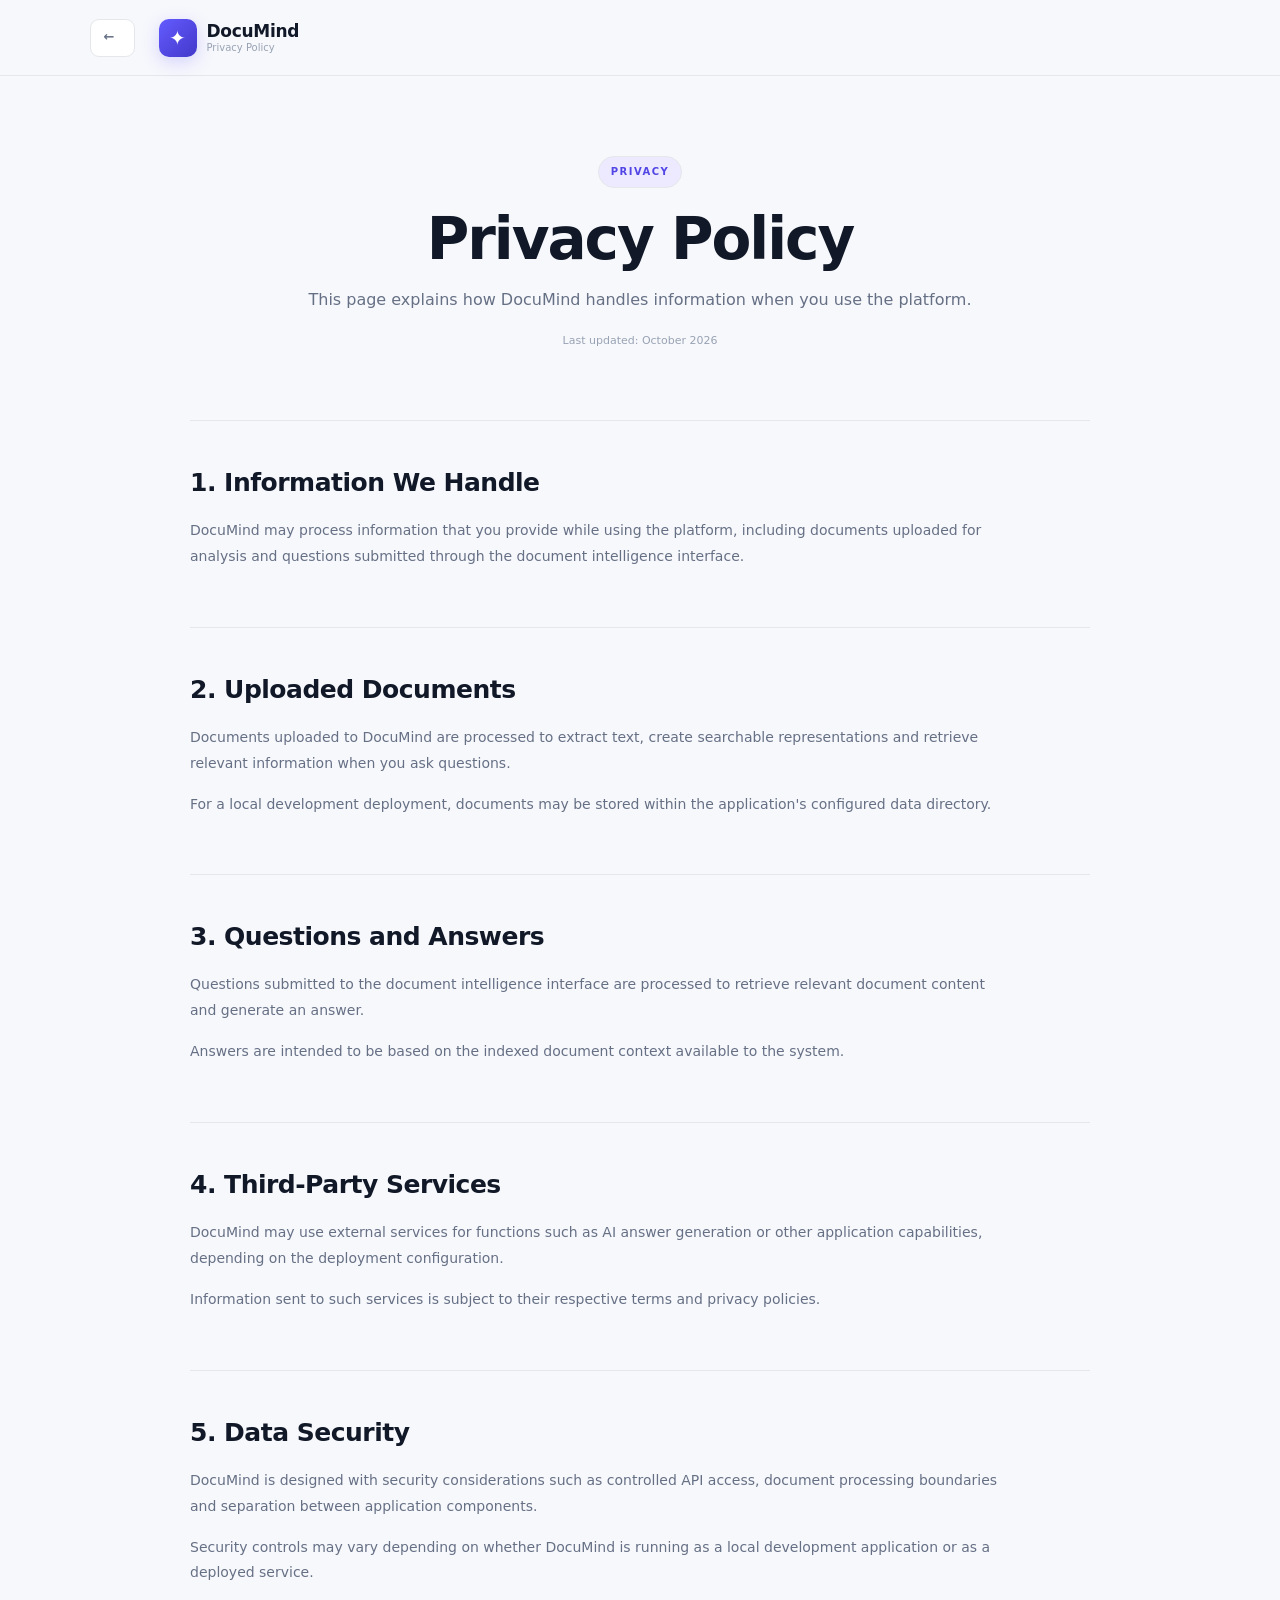
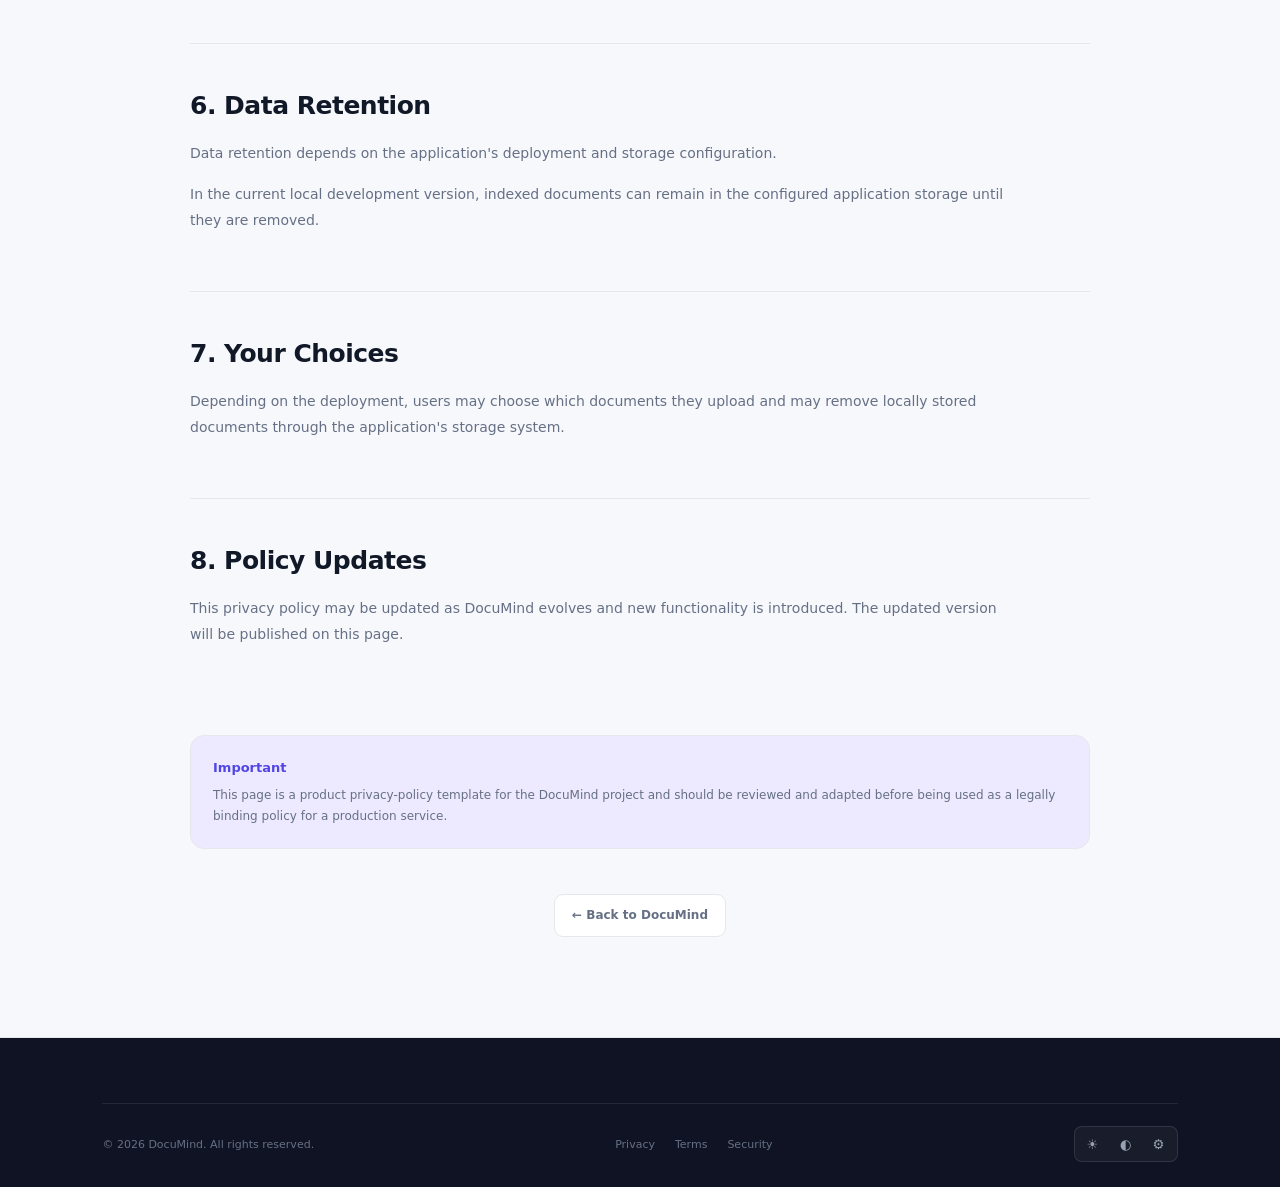
<file: frontend/privacy.html>
<!DOCTYPE html>
<html lang="en">

<head>
    <meta charset="UTF-8">
    <meta name="viewport" content="width=device-width, initial-scale=1.0">

    <meta
        name="description"
        content="DocuMind Privacy Policy"
    >

    <title>Privacy Policy — DocuMind</title>

    <link rel="stylesheet" href="landing.css">
</head>

<body class="landing-page policy-page">

    <!-- HEADER -->

    <header class="docs-header">

        <a href="index.html" class="docs-home">
            ← <span></span>
        </a>

        <div class="docs-brand">

            <div class="docs-logo">
                ✦
            </div>

            <div class="docs-brand-text">
                <h2>DocuMind</h2>
                <span>Privacy Policy</span>
            </div>

        </div>

    </header>


    <!-- CONTENT -->

    <main class="policy-container">

        <div class="policy-intro">

            <span class="section-badge">
                PRIVACY
            </span>

            <h1>
                Privacy Policy
            </h1>

            <p>
                This page explains how DocuMind handles
                information when you use the platform.
            </p>

            <span class="policy-updated">
                Last updated: October 2026
            </span>

        </div>


        <section class="policy-section">

            <h2>1. Information We Handle</h2>

            <p>
                DocuMind may process information that you
                provide while using the platform, including
                documents uploaded for analysis and questions
                submitted through the document intelligence
                interface.
            </p>

        </section>


        <section class="policy-section">

            <h2>2. Uploaded Documents</h2>

            <p>
                Documents uploaded to DocuMind are processed
                to extract text, create searchable representations
                and retrieve relevant information when you ask
                questions.
            </p>

            <p>
                For a local development deployment, documents
                may be stored within the application's configured
                data directory.
            </p>

        </section>


        <section class="policy-section">

            <h2>3. Questions and Answers</h2>

            <p>
                Questions submitted to the document intelligence
                interface are processed to retrieve relevant
                document content and generate an answer.
            </p>

            <p>
                Answers are intended to be based on the indexed
                document context available to the system.
            </p>

        </section>


        <section class="policy-section">

            <h2>4. Third-Party Services</h2>

            <p>
                DocuMind may use external services for functions
                such as AI answer generation or other application
                capabilities, depending on the deployment
                configuration.
            </p>

            <p>
                Information sent to such services is subject to
                their respective terms and privacy policies.
            </p>

        </section>


        <section class="policy-section">

            <h2>5. Data Security</h2>

            <p>
                DocuMind is designed with security considerations
                such as controlled API access, document processing
                boundaries and separation between application
                components.
            </p>

            <p>
                Security controls may vary depending on whether
                DocuMind is running as a local development
                application or as a deployed service.
            </p>

        </section>


        <section class="policy-section">

            <h2>6. Data Retention</h2>

            <p>
                Data retention depends on the application's
                deployment and storage configuration.
            </p>

            <p>
                In the current local development version,
                indexed documents can remain in the configured
                application storage until they are removed.
            </p>

        </section>


        <section class="policy-section">

            <h2>7. Your Choices</h2>

            <p>
                Depending on the deployment, users may choose
                which documents they upload and may remove
                locally stored documents through the application's
                storage system.
            </p>

        </section>


        <section class="policy-section">

            <h2>8. Policy Updates</h2>

            <p>
                This privacy policy may be updated as DocuMind
                evolves and new functionality is introduced.
                The updated version will be published on this page.
            </p>

        </section>


        <div class="policy-note">

            <strong>Important</strong>

            <p>
                This page is a product privacy-policy template
                for the DocuMind project and should be reviewed
                and adapted before being used as a legally binding
                policy for a production service.
            </p>

        </div>


        <div class="policy-back">

            <a href="index.html">
                ← Back to DocuMind
            </a>

        </div>

    </main>


    <!-- FOOTER -->

    <footer class="landing-footer">

        <div class="footer-bottom">

            <span>
                © 2026 DocuMind. All rights reserved.
            </span>

            <div class="footer-links">

                <a href="privacy.html">
                    Privacy
                </a>

                <a href="terms.html">
                    Terms
                </a>

                <a href="security.html">
                    Security
                </a>

            </div>

            <div class="theme-selector">

                <button
                    onclick="setTheme('light')"
                    title="Light mode"
                >
                    ☀
                </button>

                <button
                    onclick="setTheme('dark')"
                    title="Dark mode"
                >
                    ◐
                </button>

                <button
                    onclick="setTheme('system')"
                    title="System theme"
                >
                    ⚙
                </button>

            </div>

        </div>

    </footer>


    <script src="landing.js"></script>

</body>

</html>
</file>
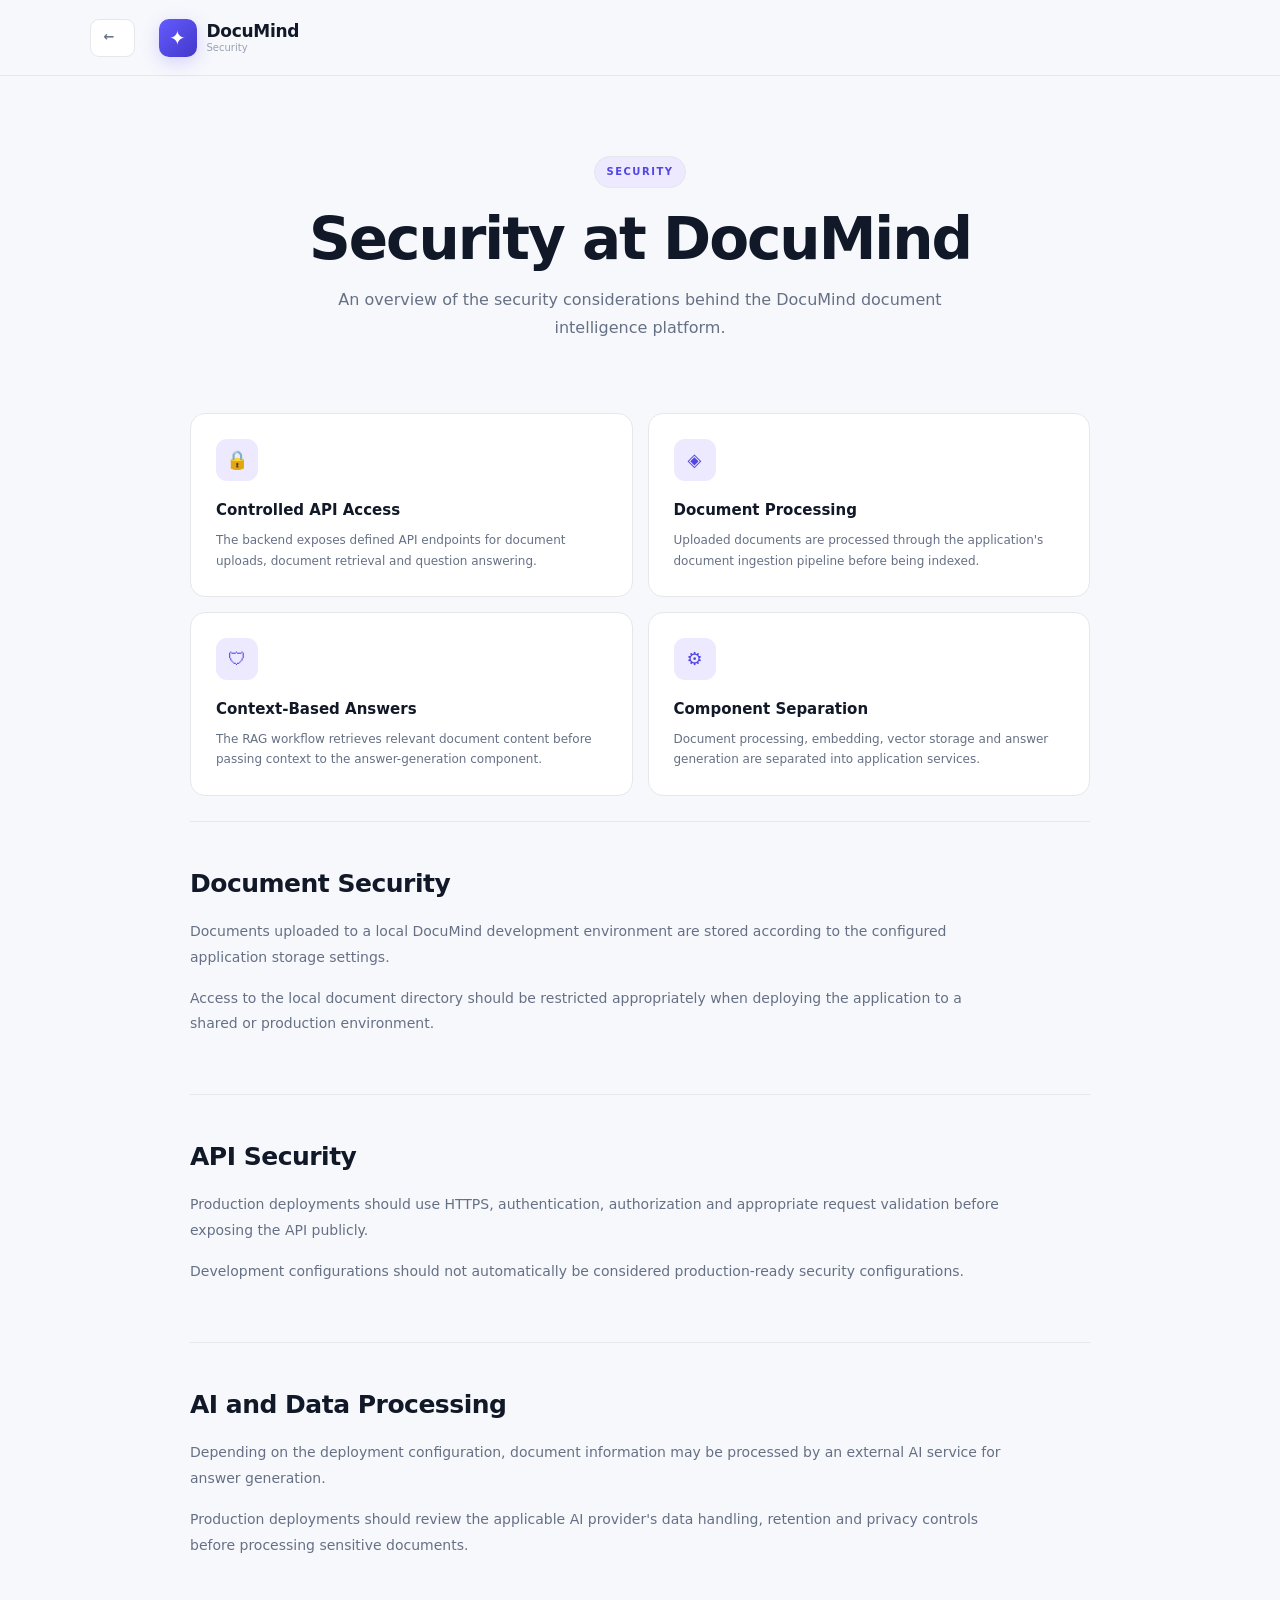
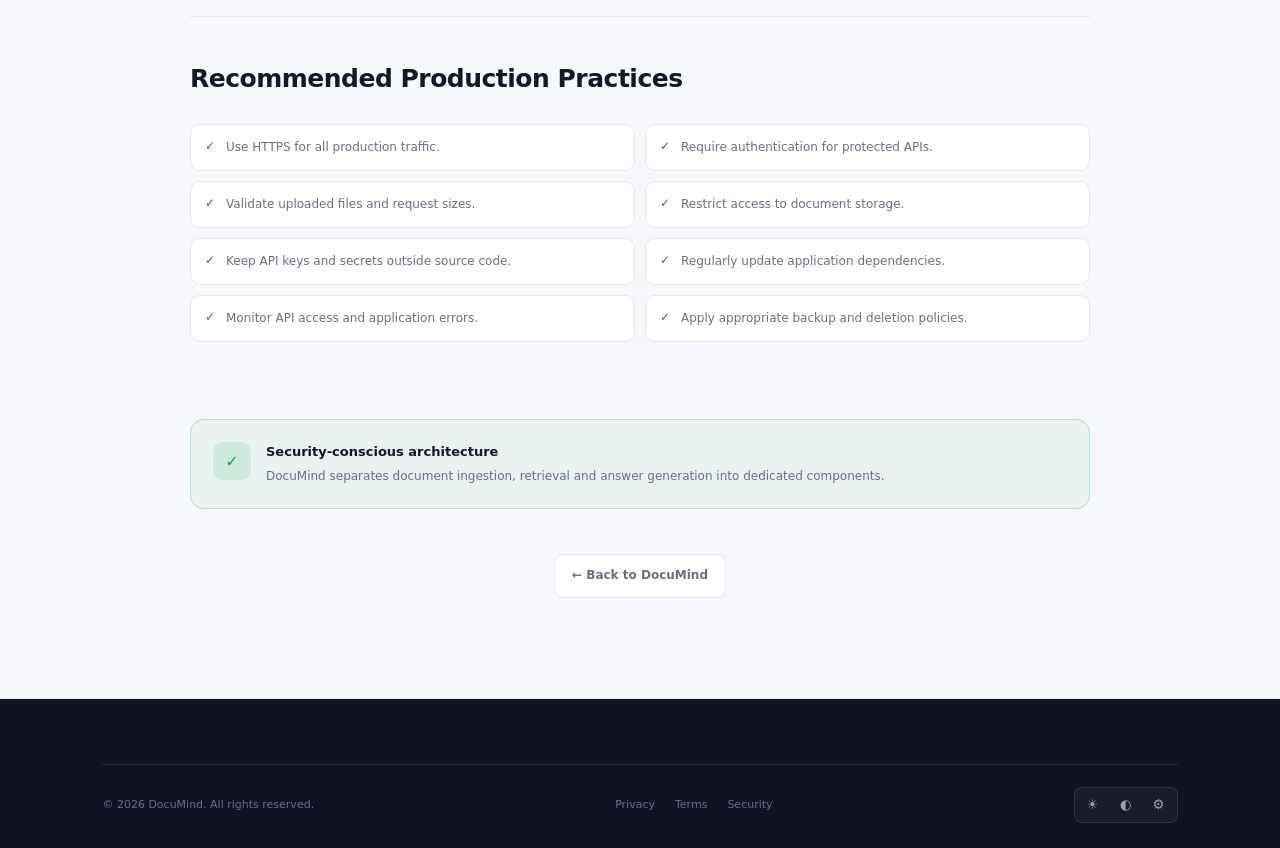
<file: frontend/security.html>
<!DOCTYPE html>
<html lang="en">

<head>
    <meta charset="UTF-8">
    <meta name="viewport" content="width=device-width, initial-scale=1.0">

    <meta
        name="description"
        content="DocuMind Security"
    >

    <title>Security — DocuMind</title>

    <link rel="stylesheet" href="landing.css">
</head>

<body class="landing-page policy-page">

    <!-- HEADER -->

    <header class="docs-header">

        <a href="index.html" class="docs-home">
            ← <span></span>
        </a>

        <div class="docs-brand">

            <div class="docs-logo">
                ✦
            </div>

            <div class="docs-brand-text">
                <h2>DocuMind</h2>
                <span>Security</span>
            </div>

        </div>

    </header>


    <!-- CONTENT -->

    <main class="policy-container">

        <div class="policy-intro">

            <span class="section-badge">
                SECURITY
            </span>

            <h1>
                Security at DocuMind
            </h1>

            <p>
                An overview of the security considerations
                behind the DocuMind document intelligence
                platform.
            </p>

        </div>


        <!-- SECURITY CARDS -->

        <div class="security-grid">

            <div class="security-card">

                <div class="security-icon">
                    🔒
                </div>

                <h3>
                    Controlled API Access
                </h3>

                <p>
                    The backend exposes defined API endpoints
                    for document uploads, document retrieval
                    and question answering.
                </p>

            </div>


            <div class="security-card">

                <div class="security-icon">
                    ◈
                </div>

                <h3>
                    Document Processing
                </h3>

                <p>
                    Uploaded documents are processed through
                    the application's document ingestion
                    pipeline before being indexed.
                </p>

            </div>


            <div class="security-card">

                <div class="security-icon">
                    🛡
                </div>

                <h3>
                    Context-Based Answers
                </h3>

                <p>
                    The RAG workflow retrieves relevant document
                    content before passing context to the
                    answer-generation component.
                </p>

            </div>


            <div class="security-card">

                <div class="security-icon">
                    ⚙
                </div>

                <h3>
                    Component Separation
                </h3>

                <p>
                    Document processing, embedding, vector
                    storage and answer generation are separated
                    into application services.
                </p>

            </div>

        </div>


        <section class="policy-section">

            <h2>Document Security</h2>

            <p>
                Documents uploaded to a local DocuMind
                development environment are stored according
                to the configured application storage settings.
            </p>

            <p>
                Access to the local document directory should
                be restricted appropriately when deploying the
                application to a shared or production environment.
            </p>

        </section>


        <section class="policy-section">

            <h2>API Security</h2>

            <p>
                Production deployments should use HTTPS,
                authentication, authorization and appropriate
                request validation before exposing the API
                publicly.
            </p>

            <p>
                Development configurations should not
                automatically be considered production-ready
                security configurations.
            </p>

        </section>


        <section class="policy-section">

            <h2>AI and Data Processing</h2>

            <p>
                Depending on the deployment configuration,
                document information may be processed by an
                external AI service for answer generation.
            </p>

            <p>
                Production deployments should review the
                applicable AI provider's data handling,
                retention and privacy controls before processing
                sensitive documents.
            </p>

        </section>


        <section class="policy-section">

            <h2>Recommended Production Practices</h2>

            <ul class="security-list">

                <li>
                    Use HTTPS for all production traffic.
                </li>

                <li>
                    Require authentication for protected APIs.
                </li>

                <li>
                    Validate uploaded files and request sizes.
                </li>

                <li>
                    Restrict access to document storage.
                </li>

                <li>
                    Keep API keys and secrets outside source code.
                </li>

                <li>
                    Regularly update application dependencies.
                </li>

                <li>
                    Monitor API access and application errors.
                </li>

                <li>
                    Apply appropriate backup and deletion policies.
                </li>

            </ul>

        </section>


        <div class="security-status">

            <div class="security-status-icon">
                ✓
            </div>

            <div>

                <strong>
                    Security-conscious architecture
                </strong>

                <p>
                    DocuMind separates document ingestion,
                    retrieval and answer generation into
                    dedicated components.
                </p>

            </div>

        </div>


        <div class="policy-back">

            <a href="index.html">
                ← Back to DocuMind
            </a>

        </div>

    </main>


    <!-- FOOTER -->

    <footer class="landing-footer">

        <div class="footer-bottom">

            <span>
                © 2026 DocuMind. All rights reserved.
            </span>

            <div class="footer-links">

                <a href="privacy.html">
                    Privacy
                </a>

                <a href="terms.html">
                    Terms
                </a>

                <a href="security.html">
                    Security
                </a>

            </div>

            <div class="theme-selector">

                <button
                    onclick="setTheme('light')"
                    title="Light mode"
                >
                    ☀
                </button>

                <button
                    onclick="setTheme('dark')"
                    title="Dark mode"
                >
                    ◐
                </button>

                <button
                    onclick="setTheme('system')"
                    title="System theme"
                >
                    ⚙
                </button>

            </div>

        </div>

    </footer>


    <script src="landing.js"></script>

</body>

</html>
</file>
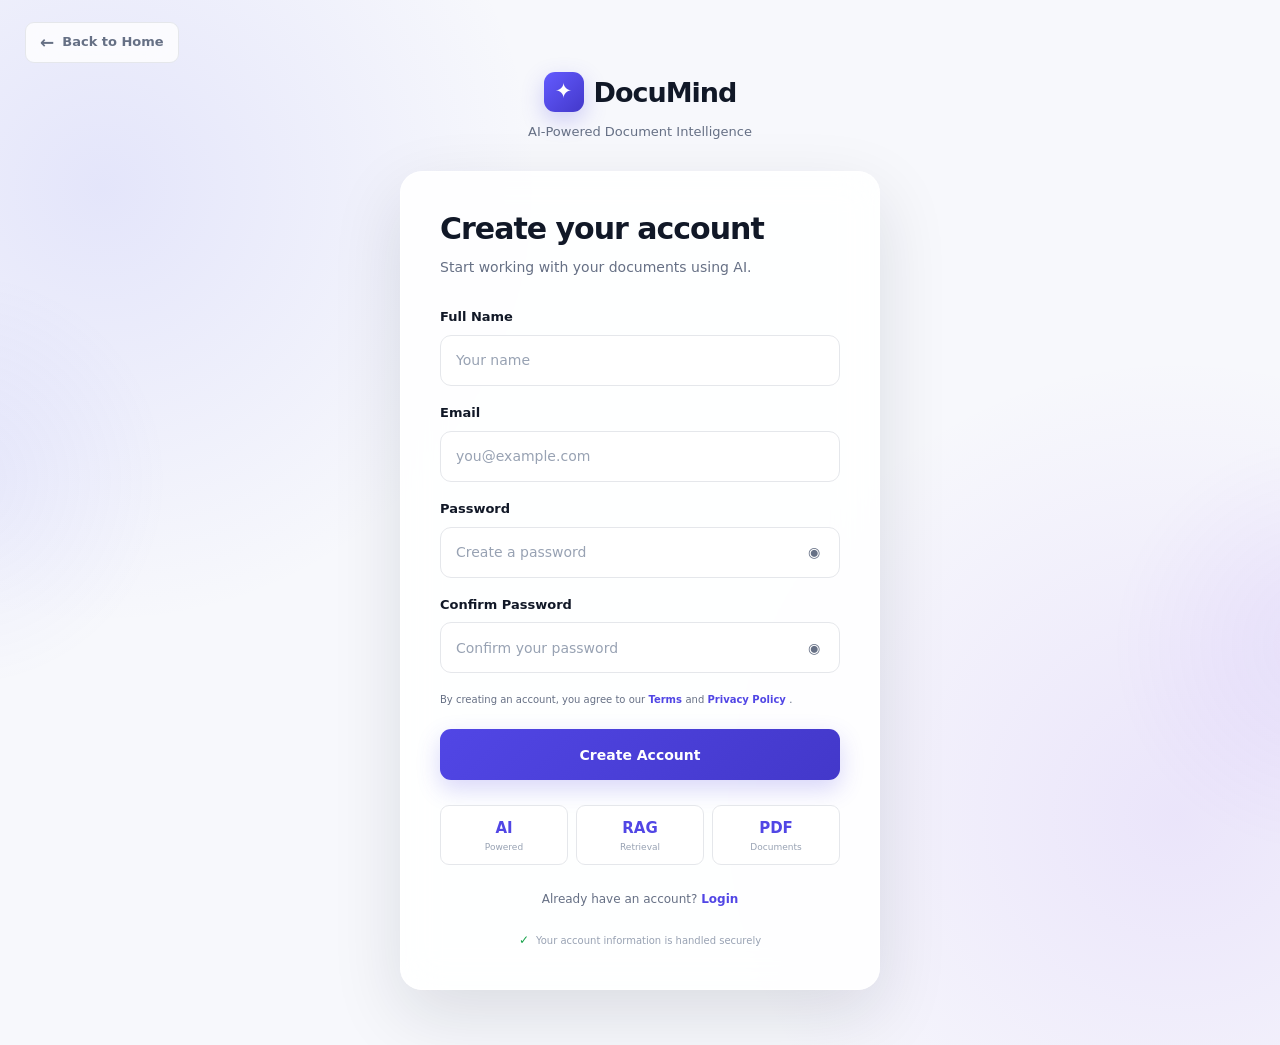
<file: frontend/signup.html>
<!DOCTYPE html>
<html lang="en">

<head>

    <meta charset="UTF-8">

    <meta
        name="viewport"
        content="width=device-width, initial-scale=1.0"
    >

    <meta
        name="description"
        content="Create a DocuMind account"
    >

    <title>Create Account — DocuMind</title>

    <link rel="stylesheet" href="auth.css">

</head>


<body class="auth-page">


    <!-- BACK TO HOME -->

    <a
        href="index.html"
        class="auth-back"
        title="Back to Home"
    >

        <span>←</span>

        <span>
            Back to Home
        </span>

    </a>


    <!-- BRAND -->

    <div class="auth-brand">

        <div class="auth-brand-logo">

            <div class="auth-brand-icon">
                ✦
            </div>

            <h1>
                DocuMind
            </h1>

        </div>

        <p>
            AI-Powered Document Intelligence
        </p>

    </div>


    <!-- SIGNUP CARD -->

    <main class="auth-card">

        <h2>
            Create your account
        </h2>

        <p class="auth-subtitle">
            Start working with your documents using AI.
        </p>


        <form
            class="auth-form"
            id="signupForm"
        >


            <!-- FULL NAME -->

            <div class="auth-field">

                <label for="fullName">
                    Full Name
                </label>

                <input
                    type="text"
                    id="fullName"
                    name="name"
                    placeholder="Your name"
                    autocomplete="name"
                    required
                >

            </div>


            <!-- EMAIL -->

            <div class="auth-field">

                <label for="signupEmail">
                    Email
                </label>

                <input
                    type="email"
                    id="signupEmail"
                    name="email"
                    placeholder="you@example.com"
                    autocomplete="email"
                    required
                >

            </div>


            <!-- PASSWORD -->

            <div class="auth-field">

                <label for="signupPassword">
                    Password
                </label>

                <div class="auth-input-wrapper">

                    <input
                        type="password"
                        id="signupPassword"
                        name="password"
                        placeholder="Create a password"
                        autocomplete="new-password"
                        minlength="8"
                        required
                    >

                    <button
                        type="button"
                        class="password-toggle"
                        onclick="togglePassword('signupPassword', this)"
                        aria-label="Show password"
                    >
                        ◉
                    </button>

                </div>

            </div>


            <!-- CONFIRM PASSWORD -->

            <div class="auth-field">

                <label for="confirmPassword">
                    Confirm Password
                </label>

                <div class="auth-input-wrapper">

                    <input
                        type="password"
                        id="confirmPassword"
                        name="confirmPassword"
                        placeholder="Confirm your password"
                        autocomplete="new-password"
                        minlength="8"
                        required
                    >

                    <button
                        type="button"
                        class="password-toggle"
                        onclick="togglePassword('confirmPassword', this)"
                        aria-label="Show password"
                    >
                        ◉
                    </button>

                </div>

            </div>


            <!-- TERMS -->

            <p class="auth-terms">

                By creating an account, you agree to our

                <a href="terms.html">
                    Terms
                </a>

                and

                <a href="privacy.html">
                    Privacy Policy
                </a>.

            </p>


            <!-- CREATE ACCOUNT -->

            <button
                type="submit"
                class="auth-submit"
            >
                Create Account
            </button>

        </form>


        <!-- BENEFITS -->

        <div class="signup-benefits">

            <div class="signup-benefit">

                <strong>AI</strong>

                <span>
                    Powered
                </span>

            </div>


            <div class="signup-benefit">

                <strong>RAG</strong>

                <span>
                    Retrieval
                </span>

            </div>


            <div class="signup-benefit">

                <strong>PDF</strong>

                <span>
                    Documents
                </span>

            </div>

        </div>


        <!-- LOGIN -->

        <div class="auth-switch">

            Already have an account?

            <a href="login.html">
                Login
            </a>

        </div>


        <!-- SECURITY -->

        <div class="auth-security-note">

            <span class="security-check">
                ✓
            </span>

            <span>
                Your account information is handled securely
            </span>

        </div>

    </main>


    <script>

        /* =====================================================
           API CONFIGURATION
           ===================================================== */

        const API_BASE_URL =
            "http://127.0.0.1:8000";


        /* =====================================================
           PASSWORD VISIBILITY
           ===================================================== */

        function togglePassword(id, button) {

            const input =
                document.getElementById(id);

            if (input.type === "password") {

                input.type = "text";

                button.textContent = "◉";

                button.setAttribute(
                    "aria-label",
                    "Hide password"
                );

            } else {

                input.type = "password";

                button.textContent = "◉";

                button.setAttribute(
                    "aria-label",
                    "Show password"
                );

            }

        }


        /* =====================================================
           SIGNUP FORM
           ===================================================== */

        document
            .getElementById("signupForm")
            .addEventListener(
                "submit",
                async function(event) {

                    event.preventDefault();


                    const name =
                        document
                            .getElementById("fullName")
                            .value
                            .trim();


                    const email =
                        document
                            .getElementById("signupEmail")
                            .value
                            .trim();


                    const password =
                        document
                            .getElementById("signupPassword")
                            .value;


                    const confirmPassword =
                        document
                            .getElementById("confirmPassword")
                            .value;


                    /* =========================
                       CLIENT-SIDE VALIDATION
                       ========================= */

                    if (
                        !name ||
                        !email ||
                        !password ||
                        !confirmPassword
                    ) {

                        alert(
                            "Please fill in all fields."
                        );

                        return;

                    }


                    if (password.length < 8) {

                        alert(
                            "Password must contain at least 8 characters."
                        );

                        return;

                    }


                    if (password !== confirmPassword) {

                        alert(
                            "Passwords do not match."
                        );

                        return;

                    }


                    /* =========================
                       SUBMIT BUTTON
                       ========================= */

                    const submitButton =
                        document.querySelector(
                            '#signupForm button[type="submit"]'
                        );


                    const originalButtonText =
                        submitButton.textContent;


                    submitButton.disabled = true;

                    submitButton.textContent =
                        "Creating Account...";


                    /* =========================
                       API REQUEST
                       ========================= */

                    try {

                        const response =
                            await fetch(
                                `${API_BASE_URL}/auth/signup`,
                                {
                                    method: "POST",

                                    headers: {
                                        "Content-Type":
                                            "application/json"
                                    },

                                    body: JSON.stringify({

                                        name: name,

                                        email: email,

                                        password: password

                                    })
                                }
                            );


                        const data =
                            await response.json();


                        /* =========================
                           API ERROR
                           ========================= */

                        if (!response.ok) {

                            throw new Error(
                                data.detail ||
                                "Unable to create account."
                            );

                        }


                        /* =========================
                           STORE AUTH DATA
                           ========================= */

                        localStorage.setItem(
                            "documind_token",
                            data.access_token
                        );


                        localStorage.setItem(
                            "documind_user",
                            JSON.stringify(
                                data.user
                            )
                        );


                        /* =========================
                           SUCCESS
                           ========================= */

                        alert(
                            "Account created successfully!"
                        );


                        window.location.href =
                            "app.html";


                    } catch (error) {

                        console.error(
                            "Signup error:",
                            error
                        );


                        alert(
                            error.message ||
                            "Unable to create account. Please try again."
                        );


                    } finally {

                        submitButton.disabled =
                            false;


                        submitButton.textContent =
                            originalButtonText;

                    }

                }
            );


        /* =====================================================
           THEME
           ===================================================== */

        function applyAuthTheme() {

            const savedTheme =
                localStorage.getItem(
                    "documind-theme"
                );


            if (savedTheme) {

                document.documentElement
                    .setAttribute(
                        "data-theme",
                        savedTheme
                    );

                return;

            }


            const prefersDark =
                window
                    .matchMedia(
                        "(prefers-color-scheme: dark)"
                    )
                    .matches;


            document.documentElement
                .setAttribute(
                    "data-theme",
                    prefersDark
                        ? "dark"
                        : "light"
                );

        }


        applyAuthTheme();

    </script>


</body>

</html>
</file>
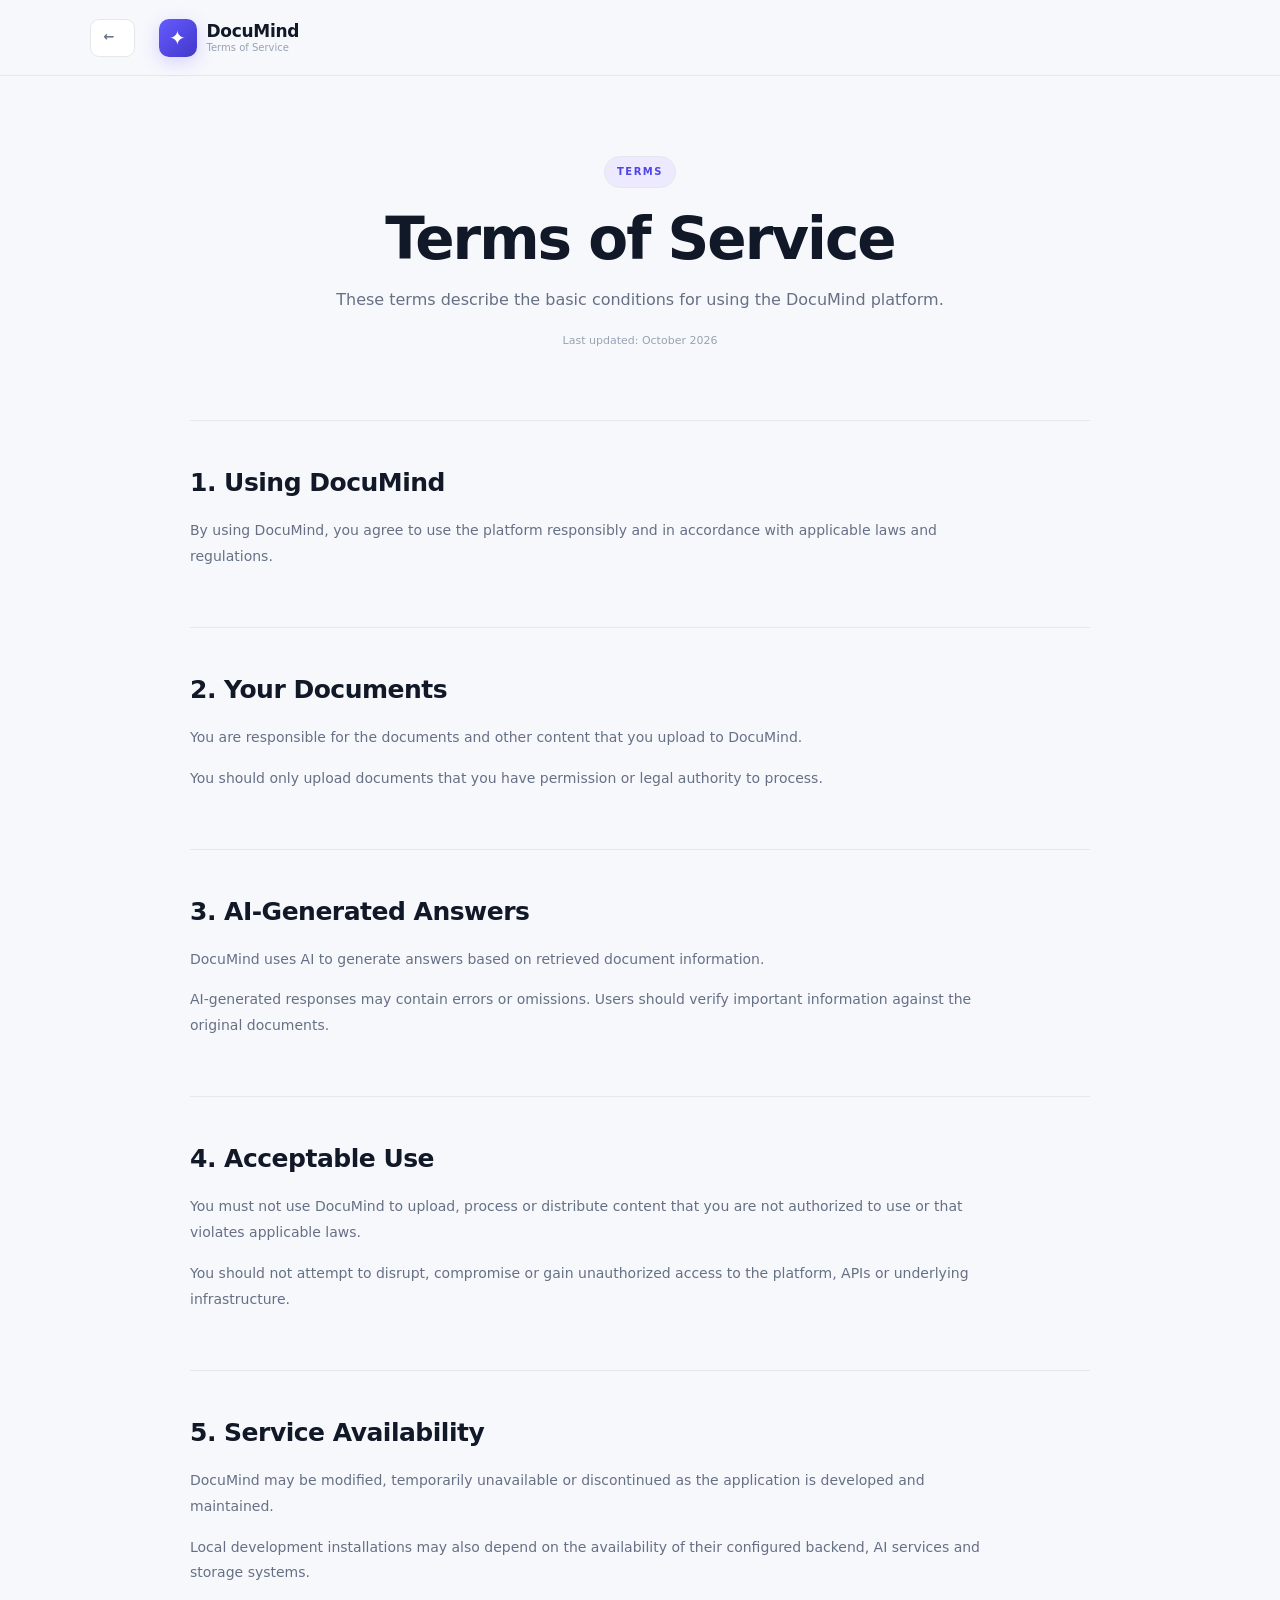
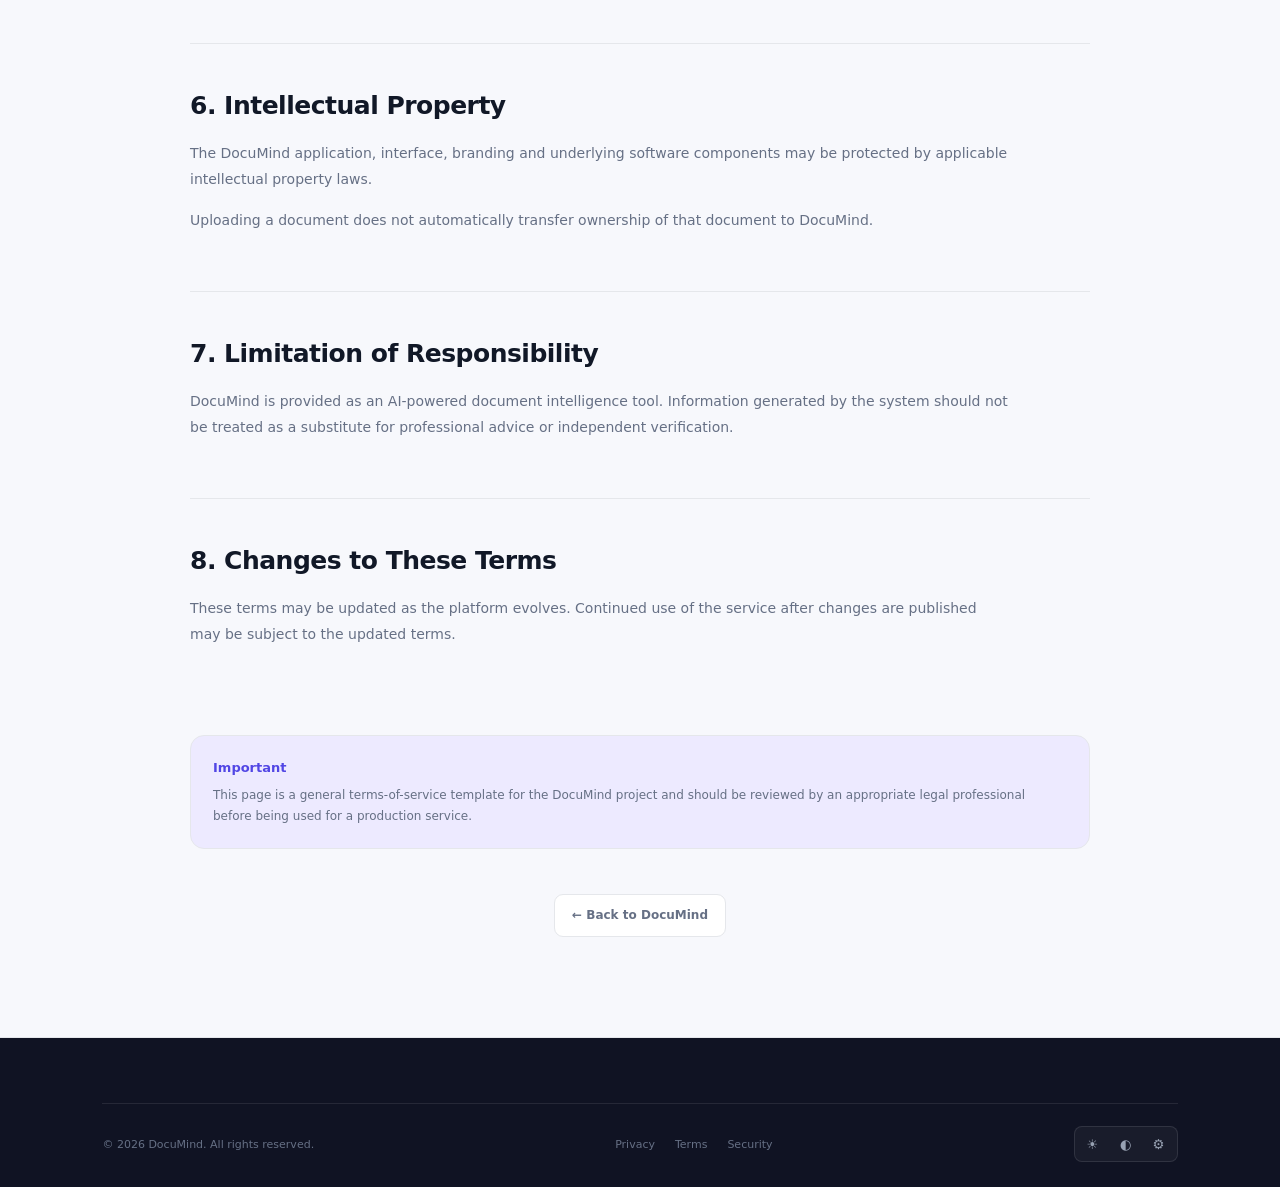
<file: frontend/terms.html>
<!DOCTYPE html>
<html lang="en">

<head>
    <meta charset="UTF-8">
    <meta name="viewport" content="width=device-width, initial-scale=1.0">

    <meta
        name="description"
        content="DocuMind Terms of Service"
    >

    <title>Terms of Service — DocuMind</title>

    <link rel="stylesheet" href="landing.css">
</head>

<body class="landing-page policy-page">

    <!-- HEADER -->

    <header class="docs-header">

        <a href="index.html" class="docs-home">
            ← <span></span>
        </a>

        <div class="docs-brand">

            <div class="docs-logo">
                ✦
            </div>

            <div class="docs-brand-text">
                <h2>DocuMind</h2>
                <span>Terms of Service</span>
            </div>

        </div>

    </header>


    <!-- CONTENT -->

    <main class="policy-container">

        <div class="policy-intro">

            <span class="section-badge">
                TERMS
            </span>

            <h1>
                Terms of Service
            </h1>

            <p>
                These terms describe the basic conditions for
                using the DocuMind platform.
            </p>

            <span class="policy-updated">
                Last updated: October 2026
            </span>

        </div>


        <section class="policy-section">

            <h2>1. Using DocuMind</h2>

            <p>
                By using DocuMind, you agree to use the platform
                responsibly and in accordance with applicable
                laws and regulations.
            </p>

        </section>


        <section class="policy-section">

            <h2>2. Your Documents</h2>

            <p>
                You are responsible for the documents and other
                content that you upload to DocuMind.
            </p>

            <p>
                You should only upload documents that you have
                permission or legal authority to process.
            </p>

        </section>


        <section class="policy-section">

            <h2>3. AI-Generated Answers</h2>

            <p>
                DocuMind uses AI to generate answers based on
                retrieved document information.
            </p>

            <p>
                AI-generated responses may contain errors or
                omissions. Users should verify important
                information against the original documents.
            </p>

        </section>


        <section class="policy-section">

            <h2>4. Acceptable Use</h2>

            <p>
                You must not use DocuMind to upload, process or
                distribute content that you are not authorized
                to use or that violates applicable laws.
            </p>

            <p>
                You should not attempt to disrupt, compromise
                or gain unauthorized access to the platform,
                APIs or underlying infrastructure.
            </p>

        </section>


        <section class="policy-section">

            <h2>5. Service Availability</h2>

            <p>
                DocuMind may be modified, temporarily unavailable
                or discontinued as the application is developed
                and maintained.
            </p>

            <p>
                Local development installations may also depend
                on the availability of their configured backend,
                AI services and storage systems.
            </p>

        </section>


        <section class="policy-section">

            <h2>6. Intellectual Property</h2>

            <p>
                The DocuMind application, interface, branding
                and underlying software components may be
                protected by applicable intellectual property
                laws.
            </p>

            <p>
                Uploading a document does not automatically
                transfer ownership of that document to DocuMind.
            </p>

        </section>


        <section class="policy-section">

            <h2>7. Limitation of Responsibility</h2>

            <p>
                DocuMind is provided as an AI-powered document
                intelligence tool. Information generated by the
                system should not be treated as a substitute for
                professional advice or independent verification.
            </p>

        </section>


        <section class="policy-section">

            <h2>8. Changes to These Terms</h2>

            <p>
                These terms may be updated as the platform
                evolves. Continued use of the service after
                changes are published may be subject to the
                updated terms.
            </p>

        </section>


        <div class="policy-note">

            <strong>Important</strong>

            <p>
                This page is a general terms-of-service template
                for the DocuMind project and should be reviewed
                by an appropriate legal professional before being
                used for a production service.
            </p>

        </div>


        <div class="policy-back">

            <a href="index.html">
                ← Back to DocuMind
            </a>

        </div>

    </main>


    <!-- FOOTER -->

    <footer class="landing-footer">

        <div class="footer-bottom">

            <span>
                © 2026 DocuMind. All rights reserved.
            </span>

            <div class="footer-links">

                <a href="privacy.html">
                    Privacy
                </a>

                <a href="terms.html">
                    Terms
                </a>

                <a href="security.html">
                    Security
                </a>

            </div>

            <div class="theme-selector">

                <button
                    onclick="setTheme('light')"
                    title="Light mode"
                >
                    ☀
                </button>

                <button
                    onclick="setTheme('dark')"
                    title="Dark mode"
                >
                    ◐
                </button>

                <button
                    onclick="setTheme('system')"
                    title="System theme"
                >
                    ⚙
                </button>

            </div>

        </div>

    </footer>


    <script src="landing.js"></script>

</body>

</html>
</file>
<file: frontend/landing.css>
/* =========================================================
   DOCUMIND LANDING PAGE
   Complete Theme + Responsive + Documentation Styles
   ========================================================= */


/* =========================================================
   THEME VARIABLES
   ========================================================= */

:root {
    --bg: #f7f8fc;
    --surface: #ffffff;
    --surface-soft: #f1f3f9;

    --text: #111827;
    --text-soft: #667085;
    --text-muted: #98a2b3;

    --border: #e5e7eb;

    --primary: #5146e5;
    --primary-dark: #4038b5;
    --primary-light: #edeaff;

    --accent: #5146e5;
    --accent-hover: #4038b5;
    --accent-soft: #edeaff;

    --success: #16a34a;

    --nav-background: rgba(247, 248, 252, 0.82);

    --card-background: #ffffff;
    --card-bg: #ffffff;

    --answer-background: #f7f8fc;

    --shadow:
        0 20px 60px rgba(15, 23, 42, 0.10);

    --transition: 0.25s ease;
}


/* =========================================================
   DARK THEME VARIABLES
   ========================================================= */

html[data-theme="dark"] {
    --bg: #080b14;
    --surface: #101522;
    --surface-soft: #171c2b;

    --text: #f8fafc;
    --text-soft: #98a2b3;
    --text-muted: #667085;

    --border: #242b3d;

    --primary: #7c72ff;
    --primary-dark: #6258ef;
    --primary-light: #1b193b;

    --accent: #7c72ff;
    --accent-hover: #6258ef;
    --accent-soft: #1b193b;

    --nav-background: rgba(8, 11, 20, 0.90);

    --card-background: #101522;
    --card-bg: #101522;

    --answer-background: #171c2b;

    --shadow:
        0 20px 60px rgba(0, 0, 0, 0.35);
}


/* =========================================================
   GLOBAL
   ========================================================= */

* {
    margin: 0;
    padding: 0;
    box-sizing: border-box;
}

html {
    scroll-behavior: smooth;
}

body {
    font-family:
        Inter,
        ui-sans-serif,
        system-ui,
        -apple-system,
        BlinkMacSystemFont,
        "Segoe UI",
        sans-serif;

    background: var(--bg);
    color: var(--text);

    line-height: 1.6;
}

a {
    color: inherit;
    text-decoration: none;
}

button {
    font-family: inherit;
    cursor: pointer;
}


/* =========================================================
   NAVBAR
   ========================================================= */

.landing-nav {
    position: sticky;
    top: 0;
    z-index: 1000;

    height: 76px;

    display: flex;
    align-items: center;
    justify-content: space-between;

    padding: 0 6%;

    background: var(--nav-background);

    backdrop-filter: blur(18px);
    -webkit-backdrop-filter: blur(18px);

    border-bottom: 1px solid var(--border);
}

.brand {
    display: flex;
    align-items: center;

    gap: 11px;
}

.brand-icon {
    width: 42px;
    height: 42px;

    display: flex;
    align-items: center;
    justify-content: center;

    border-radius: 12px;

    color: white;

    background:
        linear-gradient(
            135deg,
            #635bff,
            #4338ca
        );

    font-size: 22px;
    font-weight: 700;

    box-shadow:
        0 8px 20px rgba(79, 70, 229, 0.25);
}

.brand h2 {
    font-size: 20px;

    line-height: 1.1;

    letter-spacing: -0.5px;
}

.brand span {
    display: block;

    margin-top: 2px;

    color: var(--text-soft);

    font-size: 11px;
    font-weight: 500;
}

.nav-links {
    display: flex;

    gap: 34px;

    margin-left: auto;
    margin-right: 35px;
}

.nav-links a {
    color: var(--text-soft);

    font-size: 14px;
    font-weight: 500;

    transition:
        color 0.2s ease,
        transform 0.2s ease;
}

.nav-links a:hover {
    color: var(--primary);

    transform: translateY(-1px);
}

.nav-actions {
    display: flex;
    align-items: center;

    gap: 10px;
}

.nav-login,
.nav-signup {
    padding: 9px 18px;

    border-radius: 9px;

    font-size: 14px;
    font-weight: 600;

    transition: var(--transition);
}

.nav-login {
    color: var(--text);

    background: transparent;

    border: 1px solid var(--border);
}

.nav-login:hover {
    background: var(--surface);

    transform: translateY(-1px);
}

.nav-signup {
    color: white;

    background: var(--primary);

    border: 1px solid var(--primary);

    box-shadow:
        0 6px 18px rgba(79, 70, 229, 0.2);
}

.nav-signup:hover {
    background: var(--primary-dark);

    transform: translateY(-1px);
}


/* =========================================================
   HERO
   ========================================================= */

.hero {
    position: relative;

    min-height: 650px;

    display: grid;

    grid-template-columns:
        1.05fr 0.95fr;

    align-items: center;

    gap: 70px;

    padding: 90px 8% 100px;

    overflow: hidden;
}

.hero::before {
    content: "";

    position: absolute;

    width: 600px;
    height: 600px;

    top: -260px;
    left: -180px;

    background:
        radial-gradient(
            circle,
            rgba(99, 91, 255, 0.13),
            transparent 68%
        );

    pointer-events: none;
}

.hero::after {
    content: "";

    position: absolute;

    width: 500px;
    height: 500px;

    right: -180px;
    bottom: -260px;

    background:
        radial-gradient(
            circle,
            rgba(124, 58, 237, 0.10),
            transparent 70%
        );

    pointer-events: none;
}

.hero-content {
    position: relative;
    z-index: 2;
}

.hero-badge {
    display: inline-flex;
    align-items: center;

    padding: 7px 13px;

    margin-bottom: 22px;

    border: 1px solid #ddd9ff;

    border-radius: 100px;

    color: var(--primary);

    background: var(--primary-light);

    font-size: 12px;
    font-weight: 700;

    letter-spacing: 0.2px;
}

.hero h1 {
    max-width: 680px;

    font-size:
        clamp(48px, 6vw, 76px);

    line-height: 1.02;

    letter-spacing: -3.5px;

    font-weight: 800;
}

.hero h1 span {
    color: var(--primary);

    background:
        linear-gradient(
            90deg,
            #5146e5,
            #7c3aed
        );

    -webkit-background-clip: text;
    background-clip: text;

    -webkit-text-fill-color: transparent;
}

.hero-content > p {
    max-width: 650px;

    margin-top: 25px;

    color: var(--text-soft);

    font-size: 17px;

    line-height: 1.75;
}

.hero-buttons {
    display: flex;
    align-items: center;

    gap: 13px;

    margin-top: 34px;
}

.primary-btn,
.secondary-btn {
    min-height: 48px;

    padding: 0 22px;

    border-radius: 10px;

    font-size: 14px;
    font-weight: 700;

    transition:
        transform 0.2s ease,
        box-shadow 0.2s ease,
        background 0.2s ease;
}

.primary-btn {
    display: inline-flex;
    align-items: center;

    gap: 12px;

    color: white;

    border: none;

    background:
        linear-gradient(
            135deg,
            #5b52e8,
            #463bd1
        );

    box-shadow:
        0 10px 25px rgba(79, 70, 229, 0.25);
}

.primary-btn:hover {
    transform: translateY(-2px);

    box-shadow:
        0 14px 30px rgba(79, 70, 229, 0.32);
}

.primary-btn span {
    font-size: 18px;
}

.secondary-btn {
    color: var(--text);

    border: 1px solid var(--border);

    background: var(--surface);
}

.secondary-btn:hover {
    background: var(--surface-soft);

    transform: translateY(-2px);
}

.hero-note {
    margin-top: 13px;

    color: var(--text-muted);

    font-size: 12px;
}


/* =========================================================
   HERO VISUAL
   ========================================================= */

.hero-visual {
    position: relative;

    min-height: 450px;

    display: flex;
    align-items: center;
    justify-content: center;
}

.ai-window {
    position: relative;
    z-index: 2;

    width: min(500px, 100%);

    overflow: hidden;

    border: 1px solid var(--border);

    border-radius: 20px;

    background: var(--card-background);

    box-shadow:
        0 35px 80px rgba(15, 23, 42, 0.15);

    backdrop-filter: blur(20px);
}

.window-header {
    height: 56px;

    display: flex;
    align-items: center;

    padding: 0 18px;

    border-bottom: 1px solid var(--border);

    color: var(--text-soft);

    font-size: 13px;
    font-weight: 600;
}

.window-dots {
    display: flex;

    gap: 6px;

    margin-right: 14px;
}

.window-dots span {
    width: 8px;
    height: 8px;

    border-radius: 50%;

    background: #d0d5dd;
}

.demo-chat {
    padding: 28px;
}

.demo-question {
    max-width: 80%;

    margin-left: auto;

    padding: 13px 16px;

    border-radius:
        14px 14px 3px 14px;

    color: white;

    background: var(--primary);

    font-size: 13px;
}

.demo-answer {
    display: flex;

    gap: 13px;

    margin-top: 25px;

    padding: 18px;

    border-radius: 14px;

    background: var(--answer-background);

    border: 1px solid var(--border);
}

.demo-ai {
    width: 31px;
    height: 31px;

    flex-shrink: 0;

    display: flex;
    align-items: center;
    justify-content: center;

    border-radius: 9px;

    color: white;

    background: var(--primary);

    font-size: 10px;
    font-weight: 800;
}

.demo-answer p {
    color: var(--text-soft);

    font-size: 13px;

    line-height: 1.65;
}

.floating-card {
    position: absolute;

    z-index: 3;

    display: flex;
    align-items: center;

    gap: 11px;

    padding: 13px 16px;

    border: 1px solid var(--border);

    border-radius: 13px;

    background: var(--card-background);

    box-shadow:
        0 18px 40px rgba(15, 23, 42, 0.12);

    backdrop-filter: blur(15px);

    animation:
        floatCard 4s ease-in-out infinite;
}

.card-top {
    top: 42px;
    left: -10px;
}

.card-bottom {
    right: -10px;
    bottom: 38px;

    animation-delay: 1.2s;
}

.mini-icon {
    width: 34px;
    height: 34px;

    display: flex;
    align-items: center;
    justify-content: center;

    border-radius: 9px;

    background: var(--primary-light);

    font-size: 15px;
}

.floating-card strong {
    display: block;

    font-size: 12px;
}

.floating-card small {
    display: block;

    margin-top: 2px;

    color: var(--text-muted);

    font-size: 10px;
}

.success {
    color: var(--success);

    font-weight: 800;
}

@keyframes floatCard {

    0%,
    100% {
        transform: translateY(0);
    }

    50% {
        transform: translateY(-8px);
    }
}


/* =========================================================
   STATS
   ========================================================= */

.stats {
    display: grid;

    grid-template-columns:
        repeat(4, 1fr);

    margin: 0 8%;

    overflow: hidden;

    border: 1px solid var(--border);

    border-radius: 18px;

    background: var(--surface);

    box-shadow:
        0 10px 35px rgba(15, 23, 42, 0.05);
}

.stats div {
    display: flex;
    flex-direction: column;

    align-items: center;

    padding: 25px;

    border-right: 1px solid var(--border);
}

.stats div:last-child {
    border-right: none;
}

.stats strong {
    color: var(--primary);

    font-size: 22px;
    font-weight: 800;
}

.stats span {
    margin-top: 3px;

    color: var(--text-soft);

    font-size: 12px;
}


/* =========================================================
   SECTIONS
   ========================================================= */

.section {
    padding: 120px 8%;
}

.section-heading {
    max-width: 700px;

    margin: 0 auto 60px;

    text-align: center;
}

.section-label {
    display: inline-block;

    margin-bottom: 13px;

    color: var(--primary);

    font-size: 11px;
    font-weight: 800;

    letter-spacing: 1.5px;
}

.section-heading h2 {
    font-size:
        clamp(32px, 4vw, 48px);

    line-height: 1.15;

    letter-spacing: -1.8px;
}

.section-heading h2 span {
    color: var(--primary);
}

.section-heading p {
    margin-top: 15px;

    color: var(--text-soft);

    font-size: 15px;
}


/* =========================================================
   FEATURES
   ========================================================= */

.feature-grid {
    display: grid;

    grid-template-columns:
        repeat(4, 1fr);

    gap: 18px;
}

.feature-card {
    padding: 28px;

    border: 1px solid var(--border);

    border-radius: 17px;

    background: var(--surface);

    transition:
        transform 0.25s ease,
        box-shadow 0.25s ease,
        border-color 0.25s ease;
}

.feature-card:hover {
    transform: translateY(-6px);

    border-color: #d8d3ff;

    box-shadow:
        0 20px 45px rgba(15, 23, 42, 0.08);
}

.feature-icon {
    width: 43px;
    height: 43px;

    display: flex;
    align-items: center;
    justify-content: center;

    margin-bottom: 20px;

    border-radius: 11px;

    color: var(--primary);

    background: var(--primary-light);

    font-size: 18px;
    font-weight: 800;
}

.feature-card h3 {
    margin-bottom: 9px;

    font-size: 16px;
}

.feature-card p {
    color: var(--text-soft);

    font-size: 13px;

    line-height: 1.7;
}


/* =========================================================
   WORKFLOW
   ========================================================= */

.workflow-section {
    background: var(--surface);
}

.workflow {
    display: flex;

    align-items: flex-start;

    max-width: 1100px;

    margin: auto;
}

.workflow-step {
    flex: 1;

    text-align: center;
}

.step-number {
    width: 50px;
    height: 50px;

    display: flex;
    align-items: center;
    justify-content: center;

    margin: auto;

    border: 1px solid #dcd8ff;

    border-radius: 50%;

    color: var(--primary);

    background: var(--primary-light);

    font-size: 12px;
    font-weight: 800;
}

.workflow-step h3 {
    margin-top: 18px;

    font-size: 15px;
}

.workflow-step p {
    max-width: 190px;

    margin: 7px auto 0;

    color: var(--text-soft);

    font-size: 12px;
}

.workflow-line {
    flex: 0 0 70px;

    height: 1px;

    margin-top: 25px;

    background:
        linear-gradient(
            90deg,
            #d8d3ff,
            #e5e7eb
        );
}


/* =========================================================
   CTA
   ========================================================= */

.cta-section {
    display: flex;

    align-items: center;
    justify-content: space-between;

    gap: 40px;

    margin:
        30px 8% 100px;

    padding: 55px 60px;

    border-radius: 24px;

    color: white;

    background:
        radial-gradient(
            circle at 85% 20%,
            rgba(255, 255, 255, 0.15),
            transparent 30%
        ),
        linear-gradient(
            135deg,
            #4338ca,
            #5b21b6
        );

    box-shadow:
        0 25px 60px rgba(67, 56, 202, 0.25);
}

.cta-section .section-label {
    color: #c7d2fe;
}

.cta-section h2 {
    max-width: 600px;

    font-size:
        clamp(30px, 4vw, 44px);

    line-height: 1.15;

    letter-spacing: -1.5px;
}

.cta-section h2 span {
    color: #ddd6fe;
}

.cta-section p {
    margin-top: 10px;

    color: #ddd6fe;

    font-size: 14px;
}

.cta-section .primary-btn {
    flex-shrink: 0;

    color: #4338ca;

    background: white;

    box-shadow: none;
}

.cta-section .primary-btn:hover {
    background: #f5f3ff;
}


/* =========================================================
   FOOTER
   ========================================================= */

.landing-footer {
    padding: 65px 8% 25px;

    border-top: 1px solid var(--border);

    background: #101323;

    color: white;
}

.footer-main {
    display: grid;

    grid-template-columns:
        2fr 1fr 1fr 1fr;

    gap: 50px;

    padding-bottom: 55px;
}

.footer-brand p {
    max-width: 310px;

    margin-top: 18px;

    color: #98a2b3;

    font-size: 13px;

    line-height: 1.7;
}

.footer-column {
    display: flex;
    flex-direction: column;

    gap: 10px;
}

.footer-column h4 {
    margin-bottom: 7px;

    color: white;

    font-size: 13px;
}

.footer-column a {
    color: #98a2b3;

    font-size: 12px;

    transition:
        color 0.2s ease,
        transform 0.2s ease;
}

.footer-column a:hover {
    color: white;

    transform: translateX(2px);
}

.footer-bottom {
    display: flex;

    align-items: center;
    justify-content: space-between;

    gap: 20px;

    padding-top: 22px;

    border-top:
        1px solid
        rgba(255, 255, 255, 0.09);

    color: #667085;

    font-size: 11px;
}

.footer-links {
    display: flex;

    gap: 20px;
}

.footer-links a {
    transition: color 0.2s ease;
}

.footer-links a:hover {
    color: white;
}

.theme-selector {
    display: flex;

    gap: 5px;

    padding: 4px;

    border:
        1px solid
        rgba(255, 255, 255, 0.1);

    border-radius: 8px;

    background:
        rgba(255, 255, 255, 0.04);
}

.theme-selector button {
    width: 28px;
    height: 26px;

    border: none;

    border-radius: 6px;

    color: #98a2b3;

    background: transparent;

    transition: 0.2s ease;
}

.theme-selector button:hover {
    color: white;

    background:
        rgba(255, 255, 255, 0.1);
}


/* =========================================================
   DOCUMENTATION HEADER
   ========================================================= */

.docs-header {
    width: 100%;

    min-height: 76px;

    padding: 0 7%;

    display: flex;
    align-items: center;
    justify-content: flex-start;

    gap: 24px;

    box-sizing: border-box;

    border-bottom: 1px solid var(--border);

    background: var(--bg);
}


/* HOME BUTTON */

.docs-home {
    display: inline-flex;

    align-items: center;
    justify-content: center;

    gap: 6px;

    height: 38px;

    padding: 0 13px;

    border:
        1px solid
        var(--border);

    border-radius: 9px;

    color: var(--text-soft);

    background: var(--surface);

    text-decoration: none;

    font-size: 13px;
    font-weight: 600;

    transition:
        color 0.2s ease,
        border-color 0.2s ease,
        background 0.2s ease,
        transform 0.2s ease;
}

.docs-home:hover {
    color: var(--primary);

    border-color: var(--primary);

    background: var(--primary-light);

    transform: translateX(-2px);
}


/* DOCUMENTATION BRAND */

.docs-brand {
    display: flex;

    align-items: center;

    gap: 10px;
}


/* DOCUMENTATION LOGO */

.docs-logo {
    width: 38px;
    height: 38px;

    display: flex;
    align-items: center;
    justify-content: center;

    border-radius: 10px;

    background:
        linear-gradient(
            135deg,
            #635bff,
            #4338ca
        );

    color: white;

    font-size: 20px;

    box-shadow:
        0 5px 18px
        rgba(91, 76, 255, 0.22);
}


/* DOCUMENTATION BRAND TEXT */

.docs-brand-text {
    display: flex;

    flex-direction: column;

    justify-content: center;
}

.docs-brand-text h2 {
    margin: 0;

    color: var(--text);

    font-size: 17px;

    line-height: 1.1;

    letter-spacing: -0.3px;
}

.docs-brand-text span {
    margin-top: 3px;

    color: var(--text-muted);

    font-size: 10px;

    line-height: 1;
}


/* Compatibility with old HTML */

.docs-brand .footer-logo-mark {
    width: 38px;
    height: 38px;

    display: flex;
    align-items: center;
    justify-content: center;

    border-radius: 10px;

    background:
        linear-gradient(
            135deg,
            #635bff,
            #4338ca
        );

    color: white;

    font-size: 20px;
}


/* =========================================================
   DOCUMENTATION INTRO
   ========================================================= */

.docs-container {
    width: min(1100px, 88%);

    margin: 0 auto;

    padding: 80px 0 100px;
}

.docs-intro {
    max-width: 760px;

    margin: 0 auto 70px;

    text-align: center;
}

.section-badge {
    display: inline-flex;

    align-items: center;

    padding: 7px 12px;

    border:
        1px solid
        var(--border);

    border-radius: 999px;

    background: var(--primary-light);

    color: var(--primary);

    font-size: 10px;

    font-weight: 700;

    letter-spacing: 1.5px;
}

.docs-intro h1 {
    margin: 20px 0 16px;

    color: var(--text);

    font-size:
        clamp(38px, 5vw, 60px);

    line-height: 1.08;

    letter-spacing: -2px;
}

.docs-intro p {
    max-width: 680px;

    margin: 0 auto;

    color: var(--text-soft);

    font-size: 17px;

    line-height: 1.8;
}


/* =========================================================
   DOCUMENTATION SECTIONS
   ========================================================= */

.docs-section {
    padding: 50px 0;

    border-top:
        1px solid
        var(--border);

    scroll-margin-top: 90px;
}

.docs-section:first-of-type {
    border-top: none;
}

.docs-section h2 {
    margin: 0 0 15px;

    color: var(--text);

    font-size: 30px;

    letter-spacing: -0.7px;
}

.docs-section > p {
    max-width: 800px;

    color: var(--text-soft);

    font-size: 15px;

    line-height: 1.8;
}


/* =========================================================
   DOCUMENTATION CARDS
   ========================================================= */

.docs-card {
    display: flex;

    align-items: flex-start;

    gap: 18px;

    margin-top: 16px;

    padding: 22px;

    border:
        1px solid
        var(--border);

    border-radius: 14px;

    background: var(--card-bg);

    transition:
        transform 0.2s ease,
        border-color 0.2s ease,
        box-shadow 0.2s ease;
}

.docs-card:hover {
    transform: translateY(-2px);

    border-color: var(--primary);

    box-shadow:
        0 10px 30px
        rgba(0, 0, 0, 0.08);
}

.docs-card > span {
    width: 38px;
    height: 38px;

    flex-shrink: 0;

    display: flex;
    align-items: center;
    justify-content: center;

    border-radius: 10px;

    background: var(--primary-light);

    color: var(--primary);

    font-size: 11px;

    font-weight: 700;
}

.docs-card h3 {
    margin: 1px 0 7px;

    color: var(--text);

    font-size: 16px;
}

.docs-card p {
    margin: 0;

    color: var(--text-soft);

    font-size: 13px;

    line-height: 1.7;
}


/* =========================================================
   DOCUMENTATION LIST
   ========================================================= */

.docs-section ul {
    max-width: 700px;

    margin: 22px 0 0;

    padding: 0;

    list-style: none;

    display: grid;

    grid-template-columns:
        repeat(2, 1fr);

    gap: 10px;
}

.docs-section li {
    padding: 14px 16px;

    border:
        1px solid
        var(--border);

    border-radius: 10px;

    background: var(--card-bg);

    color: var(--text-soft);

    font-size: 13px;

    transition:
        border-color 0.2s ease,
        color 0.2s ease,
        transform 0.2s ease;
}

.docs-section li:hover {
    border-color: var(--primary);

    color: var(--text);

    transform: translateY(-1px);
}


/* =========================================================
   RAG FLOW
   ========================================================= */

.rag-flow {
    margin-top: 30px;

    display: flex;

    align-items: center;

    justify-content: center;

    flex-wrap: wrap;

    gap: 10px;
}

.rag-flow > div {
    min-width: 95px;

    padding: 15px 18px;

    border:
        1px solid
        var(--border);

    border-radius: 11px;

    background: var(--card-bg);

    color: var(--text);

    text-align: center;

    font-size: 13px;

    font-weight: 600;

    transition:
        border-color 0.2s ease,
        color 0.2s ease,
        transform 0.2s ease;
}

.rag-flow > div:hover {
    border-color: var(--primary);

    color: var(--primary);

    transform: translateY(-2px);
}

.rag-flow > span {
    color: var(--primary);

    font-size: 18px;

    font-weight: 600;
}


/* =========================================================
   DOCUMENTATION CTA
   ========================================================= */

.docs-cta {
    margin-top: 40px;

    padding: 55px 35px;

    border:
        1px solid
        var(--border);

    border-radius: 20px;

    background:
        linear-gradient(
            135deg,
            var(--primary-light),
            var(--card-bg)
        );

    text-align: center;
}

.docs-cta h2 {
    margin: 0 0 12px;

    color: var(--text);

    font-size: 30px;

    letter-spacing: -0.7px;
}

.docs-cta h2 span {
    color: var(--primary);
}

.docs-cta p {
    margin: 0 0 25px;

    color: var(--text-soft);

    font-size: 14px;
}

.docs-cta a {
    display: inline-flex;

    align-items: center;
    justify-content: center;

    padding: 12px 20px;

    border-radius: 9px;

    background: var(--primary);

    color: white;

    text-decoration: none;

    font-size: 13px;

    font-weight: 600;

    transition:
        transform 0.2s ease,
        box-shadow 0.2s ease,
        background 0.2s ease;
}

.docs-cta a:hover {
    background: var(--primary-dark);

    transform: translateY(-2px);

    box-shadow:
        0 8px 25px
        rgba(0, 0, 0, 0.15);
}


/* =========================================================
   DOCUMENTATION DARK MODE
   ========================================================= */

html[data-theme="dark"] .docs-header {
    background: var(--bg);

    border-color: var(--border);
}

html[data-theme="dark"] .docs-home {
    background: var(--surface);

    color: var(--text-soft);
}

html[data-theme="dark"] .docs-home:hover {
    color: var(--primary);

    background: var(--primary-light);
}

html[data-theme="dark"] .docs-card:hover {
    box-shadow:
        0 10px 30px
        rgba(0, 0, 0, 0.25);
}


/* =========================================================
   RESPONSIVE — TABLET
   ========================================================= */

@media (max-width: 1000px) {

    .nav-links {
        display: none;
    }

    .hero {
        grid-template-columns: 1fr;

        text-align: center;

        padding-top: 70px;
    }

    .hero-content > p {
        margin-left: auto;

        margin-right: auto;
    }

    .hero-buttons {
        justify-content: center;
    }

    .hero-visual {
        max-width: 650px;

        width: 100%;

        margin: auto;
    }

    .feature-grid {
        grid-template-columns:
            repeat(2, 1fr);
    }

    .workflow {
        flex-direction: column;

        align-items: center;

        gap: 25px;
    }

    .workflow-line {
        width: 1px;

        height: 40px;

        flex: none;

        margin: 0;
    }

    .cta-section {
        flex-direction: column;

        align-items: flex-start;
    }

    .footer-main {
        grid-template-columns:
            2fr 1fr 1fr;
    }

    .footer-brand {
        grid-column: 1 / -1;
    }


    /* DOCUMENTATION */

    .docs-layout {
        grid-template-columns: 1fr;

        gap: 20px;
    }

    .docs-sidebar {
        position: static;

        display: grid;

        grid-template-columns:
            repeat(2, 1fr);

        gap: 5px;

        padding-bottom: 20px;

        border-bottom:
            1px solid
            var(--border);
    }

    .docs-sidebar-title {
        grid-column: 1 / -1;
    }

    .technology-grid {
        grid-template-columns:
            repeat(2, 1fr);
    }

    .rag-arrow {
        display: none;
    }
}


/* =========================================================
   DOCUMENTATION SIDEBAR
   For future/extended documentation pages
   ========================================================= */

.docs-sidebar {
    display: flex;

    flex-direction: column;

    gap: 5px;
}

.docs-sidebar-title {
    font-size: 10px;

    font-weight: 700;

    letter-spacing: 1.5px;

    color: var(--text-muted);

    margin-bottom: 12px;
}

.docs-sidebar a {
    padding: 9px 12px;

    border-left:
        2px solid transparent;

    color: var(--text-soft);

    text-decoration: none;

    font-size: 13px;

    transition:
        color 0.2s ease,
        background 0.2s ease,
        border-color 0.2s ease;
}

.docs-sidebar a:hover {
    color: var(--primary);

    border-left-color:
        var(--primary);

    background:
        var(--primary-light);
}


/* =========================================================
   FUTURE DOCUMENTATION COMPONENTS
   ========================================================= */

.docs-info-card {
    margin-top: 30px;

    padding: 22px;

    display: flex;

    gap: 16px;

    align-items: flex-start;

    background: var(--card-bg);

    border:
        1px solid
        var(--border);

    border-radius: 14px;
}

.docs-info-icon {
    width: 40px;
    height: 40px;

    flex-shrink: 0;

    display: flex;

    align-items: center;
    justify-content: center;

    border-radius: 10px;

    background:
        var(--primary-light);

    color:
        var(--primary);

    font-size: 20px;
}

.docs-info-card strong {
    display: block;

    margin-bottom: 6px;

    color: var(--text);
}

.docs-info-card p {
    margin: 0;

    color: var(--text-soft);

    font-size: 14px;

    line-height: 1.6;
}

.docs-steps {
    display: flex;

    flex-direction: column;

    gap: 14px;

    margin-top: 30px;
}

.docs-step {
    display: flex;

    gap: 18px;

    padding: 20px;

    border:
        1px solid
        var(--border);

    background:
        var(--card-bg);

    border-radius: 14px;
}

.docs-step > span {
    width: 34px;
    height: 34px;

    flex-shrink: 0;

    border-radius: 50%;

    display: flex;

    align-items: center;
    justify-content: center;

    background:
        var(--primary-light);

    color:
        var(--primary);

    font-size: 12px;

    font-weight: 700;
}

.docs-step h3 {
    margin: 2px 0 6px;

    color: var(--text);

    font-size: 15px;
}

.docs-step p {
    margin: 0;

    color: var(--text-soft);

    font-size: 14px;

    line-height: 1.6;
}

.question-example {
    margin: 30px 0;

    padding: 22px;

    border:
        1px solid
        var(--border);

    border-radius: 14px;

    background:
        var(--card-bg);
}

.question-label {
    font-size: 9px;

    font-weight: 700;

    letter-spacing: 1.5px;

    color: var(--text-muted);

    margin-bottom: 12px;
}

.question-text {
    font-size: 16px;

    color: var(--text);

    line-height: 1.6;
}

.rag-pipeline {
    margin-top: 35px;

    display: flex;

    align-items: stretch;

    gap: 8px;

    flex-wrap: wrap;
}

.rag-step {
    flex: 1 1 110px;

    min-width: 100px;

    padding: 18px 12px;

    border:
        1px solid
        var(--border);

    background:
        var(--card-bg);

    border-radius: 12px;

    display: flex;

    flex-direction: column;

    gap: 6px;
}

.rag-step span {
    color: var(--primary);

    font-size: 10px;

    font-weight: 700;
}

.rag-step strong {
    color: var(--text);

    font-size: 14px;
}

.rag-step small {
    color: var(--text-muted);

    font-size: 11px;
}

.rag-arrow {
    display: flex;

    align-items: center;

    color: var(--primary);

    font-size: 18px;
}

.source-demo {
    margin-top: 30px;

    max-width: 500px;

    border:
        1px solid
        var(--border);

    border-radius: 14px;

    overflow: hidden;

    background:
        var(--card-bg);
}

.source-demo-header {
    padding: 12px 16px;

    border-bottom:
        1px solid
        var(--border);

    font-size: 10px;

    font-weight: 700;

    letter-spacing: 1.3px;

    color: var(--text-muted);
}

.source-demo-item {
    display: flex;

    align-items: center;

    gap: 12px;

    padding: 15px 16px;

    border-bottom:
        1px solid
        var(--border);
}

.source-demo-item:last-child {
    border-bottom: 0;
}

.source-demo-item > span {
    font-size: 18px;
}

.source-demo-item div {
    display: flex;

    flex-direction: column;

    gap: 3px;
}

.source-demo-item strong {
    color: var(--text);

    font-size: 13px;
}

.source-demo-item small {
    color: var(--text-muted);

    font-size: 11px;
}

.technology-grid {
    display: grid;

    grid-template-columns:
        repeat(3, 1fr);

    gap: 12px;

    margin-top: 30px;
}

.technology-card {
    padding: 20px;

    border:
        1px solid
        var(--border);

    border-radius: 12px;

    background:
        var(--card-bg);

    display: flex;

    flex-direction: column;

    gap: 7px;

    transition:
        border-color 0.2s ease,
        transform 0.2s ease;
}

.technology-card:hover {
    border-color: var(--primary);

    transform: translateY(-2px);
}

.technology-card strong {
    color: var(--text);

    font-size: 14px;
}

.technology-card span {
    color: var(--text-muted);

    font-size: 11px;
}


/* =========================================================
   MOBILE
   ========================================================= */

@media (max-width: 650px) {

    .landing-nav {
        padding: 0 20px;
    }

    .nav-actions {
        gap: 5px;
    }

    .nav-login,
    .nav-signup {
        padding: 8px 11px;

        font-size: 12px;
    }

    .hero {
        padding:
            55px 20px
            70px;
    }

    .hero h1 {
        font-size: 46px;

        letter-spacing: -2px;
    }

    .hero-content > p {
        font-size: 15px;
    }

    .hero-buttons {
        flex-direction: column;
    }

    .primary-btn,
    .secondary-btn {
        width: 100%;

        justify-content: center;
    }

    .hero-visual {
        min-height: 390px;
    }

    .card-top {
        left: -5px;

        top: 20px;
    }

    .card-bottom {
        right: -5px;

        bottom: 15px;
    }

    .stats {
        grid-template-columns:
            repeat(2, 1fr);

        margin: 0 20px;
    }

    .stats div:nth-child(2) {
        border-right: none;
    }

    .stats div:nth-child(-n + 2) {
        border-bottom:
            1px solid
            var(--border);
    }

    .section {
        padding: 80px 20px;
    }

    .feature-grid {
        grid-template-columns: 1fr;
    }

    .cta-section {
        margin:
            10px 20px 70px;

        padding:
            35px 25px;
    }

    .footer-main {
        grid-template-columns:
            1fr 1fr;

        gap: 35px;
    }

    .footer-brand {
        grid-column: 1 / -1;
    }

    .footer-bottom {
        flex-direction: column;

        align-items: flex-start;
    }

    .footer-links {
        flex-wrap: wrap;
    }


    /* DOCUMENTATION MOBILE */

    .docs-header {
        min-height: 68px;

        padding: 0 5%;

        gap: 14px;
    }

    .docs-home {
        width: 38px;
        height: 38px;

        padding: 0;
    }

    .docs-home span {
        display: none;
    }

    .docs-logo {
        width: 35px;
        height: 35px;

        font-size: 18px;
    }

    .docs-brand-text h2 {
        font-size: 15px;
    }

    .docs-brand-text span {
        font-size: 9px;
    }

    .docs-brand .footer-logo-mark {
        width: 35px;
        height: 35px;

        font-size: 18px;
    }

    .docs-container {
        width: 90%;

        padding-top: 60px;
    }

    .docs-intro {
        margin-bottom: 45px;
    }

    .docs-intro h1 {
        font-size: 38px;

        letter-spacing: -1.5px;
    }

    .docs-intro p {
        font-size: 14px;
    }

    .docs-section {
        padding: 40px 0;
    }

    .docs-section h2 {
        font-size: 26px;
    }

    .docs-section ul {
        grid-template-columns: 1fr;
    }

    .docs-card {
        padding: 18px;
    }

    .docs-cta {
        padding: 40px 20px;
    }

    .docs-cta h2 {
        font-size: 25px;
    }

    .rag-flow {
        flex-direction: column;
    }

    .rag-flow > span {
        transform: rotate(90deg);
    }

    .rag-step {
        width: 100%;

        box-sizing: border-box;
    }

    .technology-grid {
        grid-template-columns: 1fr;
    }
}


/* =========================================================
   SMALL MOBILE
   ========================================================= */

@media (max-width: 420px) {

    .brand-icon {
        width: 37px;
        height: 37px;

        font-size: 19px;
    }

    .brand h2 {
        font-size: 17px;
    }

    .brand span {
        font-size: 9px;
    }

    .nav-login,
    .nav-signup {
        padding:
            7px 9px;

        font-size: 11px;
    }

    .hero h1 {
        font-size: 40px;
    }

    .floating-card {
        padding:
            10px 12px;
    }

    .floating-card strong {
        font-size: 10px;
    }

    .floating-card small {
        font-size: 9px;
    }

    .mini-icon {
        width: 30px;
        height: 30px;
    }

    .docs-brand-text h2 {
        font-size: 14px;
    }

    .docs-brand-text span {
        font-size: 8px;
    }
}



/* =========================================================
   PRIVACY / TERMS / SECURITY PAGES
   ========================================================= */

.policy-container {
    width: min(900px, 88%);
    margin: 0 auto;
    padding: 80px 0 100px;
}


/* INTRO */

.policy-intro {
    text-align: center;
    max-width: 750px;
    margin: 0 auto 70px;
}

.policy-intro h1 {
    margin: 20px 0 15px;

    color: var(--text);

    font-size: clamp(38px, 5vw, 58px);

    line-height: 1.08;

    letter-spacing: -2px;
}

.policy-intro p {
    max-width: 680px;
    margin: 0 auto;

    color: var(--text-soft);

    font-size: 16px;
    line-height: 1.8;
}

.policy-updated {
    display: block;

    margin-top: 18px;

    color: var(--text-muted);

    font-size: 11px;
}


/* SECTIONS */

.policy-section {
    padding: 42px 0;

    border-top:
        1px solid
        var(--border);
}

.policy-section h2 {
    margin-bottom: 15px;

    color: var(--text);

    font-size: 25px;

    letter-spacing: -0.5px;
}

.policy-section p {
    max-width: 820px;

    margin-bottom: 15px;

    color: var(--text-soft);

    font-size: 14px;

    line-height: 1.85;
}


/* NOTE */

.policy-note {
    margin-top: 30px;

    padding: 22px;

    border:
        1px solid
        var(--border);

    border-radius: 14px;

    background: var(--primary-light);
}

.policy-note strong {
    display: block;

    margin-bottom: 7px;

    color: var(--primary);

    font-size: 13px;
}

.policy-note p {
    margin: 0;

    color: var(--text-soft);

    font-size: 12px;

    line-height: 1.7;
}


/* BACK LINK */

.policy-back {
    margin-top: 45px;

    text-align: center;
}

.policy-back a {
    display: inline-flex;

    align-items: center;

    padding: 11px 17px;

    border:
        1px solid
        var(--border);

    border-radius: 9px;

    background: var(--surface);

    color: var(--text-soft);

    font-size: 12px;

    font-weight: 600;

    transition: all 0.2s ease;
}

.policy-back a:hover {
    color: var(--primary);

    border-color: var(--primary);

    background: var(--primary-light);

    transform: translateX(-2px);
}


/* =========================================================
   SECURITY CARDS
   ========================================================= */

.security-grid {
    display: grid;

    grid-template-columns:
        repeat(2, 1fr);

    gap: 15px;

    margin-bottom: 25px;
}

.security-card {
    padding: 25px;

    border:
        1px solid
        var(--border);

    border-radius: 15px;

    background: var(--card-bg);

    transition:
        transform 0.2s ease,
        border-color 0.2s ease,
        box-shadow 0.2s ease;
}

.security-card:hover {
    transform: translateY(-3px);

    border-color: var(--primary);

    box-shadow:
        0 12px 30px
        rgba(0, 0, 0, 0.08);
}

.security-icon {
    width: 42px;
    height: 42px;

    display: flex;

    align-items: center;
    justify-content: center;

    margin-bottom: 17px;

    border-radius: 11px;

    background: var(--primary-light);

    color: var(--primary);

    font-size: 18px;
}

.security-card h3 {
    margin-bottom: 8px;

    color: var(--text);

    font-size: 15px;
}

.security-card p {
    margin: 0;

    color: var(--text-soft);

    font-size: 12px;

    line-height: 1.7;
}


/* =========================================================
   SECURITY LIST
   ========================================================= */

.security-list {
    display: grid;

    grid-template-columns:
        repeat(2, 1fr);

    gap: 10px;

    margin-top: 25px;

    padding: 0;

    list-style: none;
}

.security-list li {
    position: relative;

    padding: 13px 15px 13px 35px;

    border:
        1px solid
        var(--border);

    border-radius: 10px;

    background: var(--card-bg);

    color: var(--text-soft);

    font-size: 12px;
}

.security-list li::before {
    content: "✓";

    position: absolute;

    left: 14px;
    top: 12px;

    color: var(--primary);

    font-weight: 800;
}


/* =========================================================
   SECURITY STATUS
   ========================================================= */

.security-status {
    display: flex;

    align-items: flex-start;

    gap: 15px;

    margin-top: 35px;

    padding: 22px;

    border:
        1px solid
        rgba(22, 163, 74, 0.25);

    border-radius: 14px;

    background:
        rgba(22, 163, 74, 0.06);
}

.security-status-icon {
    width: 38px;
    height: 38px;

    flex-shrink: 0;

    display: flex;

    align-items: center;
    justify-content: center;

    border-radius: 10px;

    background:
        rgba(22, 163, 74, 0.12);

    color: #16a34a;

    font-weight: 800;
}

.security-status strong {
    display: block;

    margin-bottom: 4px;

    color: var(--text);

    font-size: 13px;
}

.security-status p {
    margin: 0;

    color: var(--text-soft);

    font-size: 12px;

    line-height: 1.6;
}


/* =========================================================
   POLICY PAGE RESPONSIVE
   ========================================================= */

@media (max-width: 700px) {

    .policy-container {
        width: 90%;

        padding-top: 60px;
    }

    .policy-intro {
        margin-bottom: 45px;
    }

    .policy-intro h1 {
        font-size: 38px;

        letter-spacing: -1.5px;
    }

    .policy-intro p {
        font-size: 14px;
    }

    .policy-section {
        padding: 35px 0;
    }

    .policy-section h2 {
        font-size: 23px;
    }

    .security-grid {
        grid-template-columns: 1fr;
    }

    .security-list {
        grid-template-columns: 1fr;
    }

    .policy-note {
        padding: 18px;
    }

}



/* =========================================================
   HELP CENTER
   ========================================================= */

.help-container {
    width: min(1050px, 90%);

    margin: 0 auto;

    padding:
        75px 0
        100px;
}


/* =========================================================
   HELP HERO
   ========================================================= */

.help-hero {
    max-width: 760px;

    margin: 0 auto 55px;

    text-align: center;
}


.help-hero h1 {
    margin:
        20px 0 14px;

    color: var(--text);

    font-size:
        clamp(40px, 5vw, 62px);

    line-height: 1.08;

    letter-spacing: -2px;
}


.help-hero h1 span {
    color: var(--primary);
}


.help-hero p {
    max-width: 680px;

    margin: 0 auto;

    color: var(--text-soft);

    font-size: 15px;

    line-height: 1.8;
}


/* =========================================================
   SEARCH
   ========================================================= */

.help-search {
    position: relative;

    max-width: 620px;

    margin:
        30px auto 0;
}


.help-search input {
    width: 100%;

    height: 54px;

    padding:
        0 20px 0 48px;

    border:
        1px solid
        var(--border);

    border-radius: 13px;

    outline: none;

    background:
        var(--surface);

    color: var(--text);

    font-family: inherit;

    font-size: 14px;

    box-shadow:
        0 10px 30px
        rgba(15, 23, 42, 0.05);

    transition:
        border-color 0.2s ease,
        box-shadow 0.2s ease;
}


.help-search input::placeholder {
    color: var(--text-muted);
}


.help-search input:focus {
    border-color:
        var(--primary);

    box-shadow:
        0 0 0 3px
        rgba(99, 102, 241, 0.10);
}


.help-search-icon {
    position: absolute;

    left: 18px;

    top: 50%;

    transform:
        translateY(-50%);

    color: var(--text-soft);

    font-size: 22px;

    pointer-events: none;
}


/* =========================================================
   CATEGORIES
   ========================================================= */

.help-categories {
    display: grid;

    grid-template-columns:
        repeat(5, 1fr);

    gap: 10px;

    margin-bottom: 70px;
}


.help-category {
    min-height: 82px;

    display: flex;

    align-items: center;

    gap: 10px;

    padding:
        13px;

    border:
        1px solid
        var(--border);

    border-radius: 13px;

    background:
        var(--surface);

    color: var(--text);

    text-align: left;

    cursor: pointer;

    transition:
        transform 0.2s ease,
        border-color 0.2s ease,
        background 0.2s ease,
        box-shadow 0.2s ease;
}


.help-category > span {
    width: 34px;
    height: 34px;

    flex-shrink: 0;

    display: flex;

    align-items: center;
    justify-content: center;

    border-radius: 9px;

    background:
        var(--primary-light);

    color:
        var(--primary);

    font-size: 15px;
}


.help-category strong {
    display: block;

    font-size: 11px;
}


.help-category small {
    display: block;

    margin-top: 3px;

    color: var(--text-muted);

    font-size: 9px;
}


.help-category:hover {
    transform:
        translateY(-2px);

    border-color:
        var(--primary);

    box-shadow:
        0 10px 25px
        rgba(15, 23, 42, 0.06);
}


.help-category.active {
    border-color:
        var(--primary);

    background:
        var(--primary-light);

    box-shadow:
        0 8px 25px
        rgba(79, 70, 229, 0.08);
}


/* =========================================================
   FAQ HEADER
   ========================================================= */

.faq-section {
    max-width: 850px;

    margin: 0 auto;
}


.faq-header {
    display: flex;

    align-items: flex-end;

    justify-content: space-between;

    gap: 20px;

    margin-bottom: 25px;
}


.faq-header h2 {
    margin-top: 6px;

    color: var(--text);

    font-size: 30px;

    letter-spacing: -0.8px;
}


.faq-count {
    color: var(--text-muted);

    font-size: 11px;

    white-space: nowrap;
}


/* =========================================================
   FAQ ITEM
   ========================================================= */

.faq-list {
    display: flex;

    flex-direction: column;

    gap: 9px;
}


.faq-item {
    border:
        1px solid
        var(--border);

    border-radius: 12px;

    background:
        var(--surface);

    overflow: hidden;

    transition:
        border-color 0.2s ease,
        box-shadow 0.2s ease;
}


.faq-item:hover {
    border-color:
        #c9c5f8;
}


.faq-item.open {
    border-color:
        var(--primary);

    box-shadow:
        0 10px 30px
        rgba(15, 23, 42, 0.05);
}


.faq-question {
    width: 100%;

    min-height: 60px;

    display: flex;

    align-items: center;

    justify-content: space-between;

    gap: 20px;

    padding:
        0 18px;

    border: none;

    background: transparent;

    color: var(--text);

    text-align: left;

    font-family: inherit;

    font-size: 13px;

    font-weight: 600;

    cursor: pointer;
}


.faq-icon {
    width: 26px;
    height: 26px;

    flex-shrink: 0;

    display: flex;

    align-items: center;
    justify-content: center;

    border-radius: 7px;

    background:
        var(--primary-light);

    color:
        var(--primary);

    font-size: 17px;

    transition:
        transform 0.2s ease;
}


.faq-item.open .faq-icon {
    transform:
        rotate(45deg);
}


.faq-answer {
    display: grid;

    grid-template-rows: 0fr;

    transition:
        grid-template-rows 0.25s ease;
}


.faq-answer p {
    overflow: hidden;

    margin: 0;

    padding:
        0 18px;

    color: var(--text-soft);

    font-size: 12px;

    line-height: 1.75;

    transition:
        padding 0.25s ease;
}


.faq-item.open .faq-answer {
    grid-template-rows: 1fr;
}


.faq-item.open .faq-answer p {
    padding:
        0 18px 18px;
}


/* =========================================================
   NO RESULTS
   ========================================================= */

.faq-no-results {
    display: none;

    padding: 45px 20px;

    border:
        1px dashed
        var(--border);

    border-radius: 14px;

    text-align: center;
}


.faq-no-results > div {
    font-size: 28px;

    color: var(--text-muted);
}


.faq-no-results h3 {
    margin:
        10px 0 5px;

    color: var(--text);

    font-size: 15px;
}


.faq-no-results p {
    color: var(--text-soft);

    font-size: 12px;
}


/* =========================================================
   QUICK LINKS
   ========================================================= */

.help-links-section {
    padding-top: 110px;
}


.help-links-section .section-heading {
    margin-bottom: 35px;
}


.help-links-grid {
    display: grid;

    grid-template-columns:
        repeat(2, 1fr);

    gap: 12px;
}


.help-link-card {
    display: flex;

    align-items: center;

    gap: 14px;

    padding: 18px;

    border:
        1px solid
        var(--border);

    border-radius: 13px;

    background:
        var(--surface);

    color: var(--text);

    transition:
        transform 0.2s ease,
        border-color 0.2s ease,
        box-shadow 0.2s ease;
}


.help-link-card:hover {
    transform:
        translateY(-3px);

    border-color:
        var(--primary);

    box-shadow:
        0 12px 30px
        rgba(15, 23, 42, 0.07);
}


.help-link-icon {
    width: 40px;
    height: 40px;

    flex-shrink: 0;

    display: flex;

    align-items: center;
    justify-content: center;

    border-radius: 10px;

    background:
        var(--primary-light);

    color:
        var(--primary);

    font-size: 17px;
}


.help-link-card div {
    flex: 1;
}


.help-link-card strong {
    display: block;

    font-size: 13px;
}


.help-link-card p {
    margin-top: 3px;

    color: var(--text-soft);

    font-size: 11px;
}


.help-link-arrow {
    color:
        var(--primary);

    font-size: 17px;
}


/* =========================================================
   HELP CTA
   ========================================================= */

.help-cta {
    display: flex;

    align-items: center;

    justify-content: space-between;

    gap: 30px;

    margin-top: 100px;

    padding:
        45px 50px;

    border-radius: 20px;

    color: white;

    background:
        radial-gradient(
            circle at 85% 20%,
            rgba(255, 255, 255, 0.14),
            transparent 30%
        ),
        linear-gradient(
            135deg,
            #4338ca,
            #5b21b6
        );

    box-shadow:
        0 25px 60px
        rgba(67, 56, 202, 0.20);
}


.help-cta .section-label {
    color:
        #c7d2fe;
}


.help-cta h2 {
    margin-top: 8px;

    font-size: 31px;

    line-height: 1.15;

    letter-spacing: -1px;
}


.help-cta h2 span {
    color:
        #ddd6fe;
}


.help-cta p {
    margin-top: 8px;

    color:
        #ddd6fe;

    font-size: 12px;
}


.help-cta-button {
    flex-shrink: 0;

    padding:
        12px 18px;

    border-radius: 9px;

    background:
        white;

    color:
        #4338ca;

    font-size: 12px;

    font-weight: 700;

    transition:
        transform 0.2s ease,
        background 0.2s ease;
}


.help-cta-button:hover {
    transform:
        translateY(-2px);

    background:
        #f5f3ff;
}


/* =========================================================
   DARK MODE
   ========================================================= */

html[data-theme="dark"] .help-search input {
    background:
        var(--surface);

    border-color:
        var(--border);
}


html[data-theme="dark"] .help-category:hover,
html[data-theme="dark"] .help-link-card:hover {
    box-shadow:
        0 12px 30px
        rgba(0, 0, 0, 0.25);
}


html[data-theme="dark"] .faq-item.open {
    box-shadow:
        0 10px 30px
        rgba(0, 0, 0, 0.25);
}


/* =========================================================
   RESPONSIVE
   ========================================================= */

@media (max-width: 900px) {

    .help-categories {
        grid-template-columns:
            repeat(2, 1fr);
    }

}


@media (max-width: 650px) {

    .help-container {
        width: 90%;

        padding:
            60px 0
            75px;
    }


    .help-hero {
        margin-bottom: 40px;
    }


    .help-hero h1 {
        font-size: 40px;

        letter-spacing: -1.5px;
    }


    .help-hero p {
        font-size: 14px;
    }


    .help-categories {
        grid-template-columns: 1fr;

        margin-bottom: 55px;
    }


    .help-category {
        min-height: 65px;
    }


    .faq-header {
        align-items: flex-start;

        flex-direction: column;

        gap: 5px;
    }


    .faq-header h2 {
        font-size: 27px;
    }


    .help-links-section {
        padding-top: 80px;
    }


    .help-links-grid {
        grid-template-columns: 1fr;
    }


    .help-cta {
        flex-direction: column;

        align-items: flex-start;

        margin-top: 75px;

        padding:
            35px 25px;
    }


    .help-cta h2 {
        font-size: 27px;
    }


    .help-cta-button {
        width: 100%;

        text-align: center;
    }

}
</file>
<file: frontend/style.css>
/* =========================================
   DOCUMIND — RESPONSIVE RAG APPLICATION
========================================= */


/* =========================================
   THEME VARIABLES
========================================= */

:root {

    --bg: #f6f7fb;

    --surface: #ffffff;

    --surface-soft: #f9fafc;

    --sidebar: #10131a;

    --text: #171a21;

    --text-secondary: #686f7d;

    --text-muted: #9aa1ae;

    --border: #e7e9ee;

    --accent: #635bff;

    --accent-dark: #5148e8;

    --accent-soft: #efeeff;

    --success: #22c55e;

    --topbar-bg: rgba(255, 255, 255, 0.85);

    --card-bg: #ffffff;

    --input-bg: #ffffff;

    --composer-bg: #ffffff;

    --footer-bg: rgba(255, 255, 255, 0.65);

    --shadow-sm:
        0 2px 8px rgba(20, 25, 40, 0.05);

    --shadow:
        0 10px 30px rgba(20, 25, 40, 0.07);

    --radius-sm: 8px;

    --radius: 12px;

    --radius-lg: 18px;

    --transition:
        all 0.2s ease;
}


/* =========================================
   DARK THEME
========================================= */

html[data-theme="dark"] {

    --bg: #080b14;

    --surface: #101522;

    --surface-soft: #171c2b;

    --sidebar: #070910;

    --text: #f8fafc;

    --text-secondary: #a5adbd;

    --text-muted: #7f899d;

    --border: #252c3d;

    --accent: #7c72ff;

    --accent-dark: #665cf0;

    --accent-soft: #1c1a3d;

    --topbar-bg:
        rgba(8, 11, 20, 0.90);

    --card-bg: #101522;

    --input-bg: #101522;

    --composer-bg: #101522;

    --footer-bg:
        rgba(8, 11, 20, 0.80);

    --shadow-sm:
        0 2px 10px rgba(0, 0, 0, 0.25);

    --shadow:
        0 10px 35px rgba(0, 0, 0, 0.30);
}


/* =========================================
   RESET
========================================= */

* {

    margin: 0;

    padding: 0;

    box-sizing: border-box;
}


html,
body {

    width: 100%;

    height: 100%;

    min-width: 0;
}


body {

    font-family:
        Inter,
        ui-sans-serif,
        -apple-system,
        BlinkMacSystemFont,
        "Segoe UI",
        sans-serif;

    background: var(--bg);

    color: var(--text);

    overflow: hidden;

    transition:
        background 0.25s ease,
        color 0.25s ease;
}


button,
textarea,
input {

    font-family: inherit;
}


/* =========================================
   APP SHELL
========================================= */

.app-shell {

    display: flex;

    width: 100%;

    height: 100vh;

    height: 100dvh;

    overflow: hidden;
}


/* =========================================
   SIDEBAR
========================================= */

.sidebar {

    width: 280px;

    min-width: 280px;

    height: 100%;

    background: var(--sidebar);

    color: #ffffff;

    display: flex;

    flex-direction: column;

    padding: 22px 16px 16px;

    position: relative;

    overflow: hidden;

    transition:
        background 0.25s ease,
        left 0.25s ease;
}


.sidebar::before {

    content: "";

    position: absolute;

    width: 240px;

    height: 240px;

    background:
        rgba(99, 91, 255, 0.14);

    filter: blur(80px);

    top: -100px;

    left: -80px;

    pointer-events: none;
}


/* =========================================
   BRAND
========================================= */

.brand {

    display: flex;

    align-items: center;

    gap: 12px;

    padding: 2px 8px 25px;

    position: relative;

    z-index: 1;
}


.brand-mark {

    width: 40px;

    height: 40px;

    flex-shrink: 0;

    border-radius: 12px;

    background:
        linear-gradient(
            135deg,
            #756cff,
            #5048df
        );

    display: flex;

    align-items: center;

    justify-content: center;

    box-shadow:
        0 6px 20px
        rgba(99, 91, 255, 0.35);
}


.brand-mark span {

    font-size: 21px;
}


.brand-text {

    min-width: 0;
}


.brand-text h2 {

    font-size: 17px;

    letter-spacing: -0.3px;
}


.brand-text span {

    display: block;

    margin-top: 2px;

    font-size: 10px;

    color: #898f9f;

    letter-spacing: 0.8px;

    text-transform: uppercase;
}


/* =========================================
   NEW CHAT
========================================= */

.new-chat-btn {

    width: 100%;

    border:
        1px solid
        rgba(255,255,255,0.1);

    background:
        rgba(255,255,255,0.06);

    color: white;

    padding: 12px 14px;

    border-radius: 10px;

    display: flex;

    align-items: center;

    gap: 10px;

    cursor: pointer;

    font-size: 13px;

    font-weight: 600;

    transition: var(--transition);

    position: relative;

    z-index: 1;
}


.new-chat-btn:hover {

    background:
        rgba(255,255,255,0.11);

    border-color:
        rgba(255,255,255,0.18);
}


.new-chat-icon {

    font-size: 19px;

    line-height: 1;

    color: #aaa4ff;
}


/* =========================================
   SIDEBAR NAVIGATION
========================================= */

.sidebar-nav {

    margin-top: 25px;
}


.nav-label {

    color: #696f7d;

    font-size: 9px;

    font-weight: 700;

    letter-spacing: 1.2px;

    padding: 0 10px 9px;
}


.nav-item {

    width: 100%;

    border: none;

    background: transparent;

    color: #aeb3bf;

    padding: 10px 11px;

    border-radius: 9px;

    display: flex;

    align-items: center;

    gap: 11px;

    cursor: pointer;

    font-size: 12px;

    margin-bottom: 3px;

    text-align: left;

    transition: var(--transition);
}


.nav-item:hover {

    background:
        rgba(255,255,255,0.05);

    color: white;
}


.nav-item.active {

    background:
        rgba(99,91,255,0.16);

    color: white;
}


.nav-icon {

    width: 18px;

    text-align: center;

    font-size: 15px;

    color: #8d87ff;

    flex-shrink: 0;
}


.nav-count {

    margin-left: auto;

    background:
        rgba(255,255,255,0.08);

    color: #999fad;

    border-radius: 20px;

    padding: 2px 7px;

    font-size: 10px;
}


/* =========================================
   DOCUMENTS
========================================= */

.documents-section {

    margin-top: 23px;

    flex: 1;

    min-height: 0;

    overflow: hidden;
}


.section-title-row {

    display: flex;

    align-items: center;

    justify-content: space-between;

    padding: 0 10px 10px;
}


.section-title {

    color: #696f7d;

    font-size: 9px;

    font-weight: 700;

    letter-spacing: 1.1px;
}


.mini-count {

    color: #73798a;

    font-size: 10px;
}


.document-list {

    height: calc(100% - 30px);

    overflow-y: auto;

    padding-right: 2px;
}


.document-list::-webkit-scrollbar {

    width: 4px;
}


.document-list::-webkit-scrollbar-thumb {

    background:
        rgba(255,255,255,0.1);

    border-radius: 10px;
}


.document-item {

    display: flex;

    align-items: center;

    gap: 9px;

    padding: 9px 10px;

    border-radius: 8px;

    color: #aeb3bf;

    font-size: 11px;

    margin-bottom: 2px;

    transition: var(--transition);

    cursor: pointer;

    overflow: hidden;

    min-width: 0;
}


.document-item:hover {

    background:
        rgba(255,255,255,0.05);

    color: white;
}


.document-item span:first-child {

    flex-shrink: 0;
}


.document-item span:last-child {

    overflow: hidden;

    white-space: nowrap;

    text-overflow: ellipsis;

    min-width: 0;
}


.empty-documents {

    padding: 25px 10px;

    text-align: center;

    color: #626875;

    font-size: 11px;
}


.empty-doc-icon {

    font-size: 25px;

    margin-bottom: 8px;

    color: #4e5462;
}


.empty-text {

    padding: 20px 10px;

    text-align: center;

    color: #626875;

    font-size: 11px;
}


/* =========================================
   SIDEBAR BOTTOM
========================================= */

.sidebar-bottom {

    margin-top: 12px;

    flex-shrink: 0;
}


.connection-card {

    display: flex;

    align-items: center;

    gap: 9px;

    padding: 11px;

    background:
        rgba(255,255,255,0.045);

    border:
        1px solid
        rgba(255,255,255,0.06);

    border-radius: 10px;
}


.connection-dot {

    width: 7px;

    height: 7px;

    flex-shrink: 0;

    background: var(--success);

    border-radius: 50%;

    box-shadow:
        0 0 0 3px
        rgba(34,197,94,0.1);
}


.connection-card strong {

    display: block;

    font-size: 10px;

    color: #d8dbe2;
}


.connection-card small {

    display: block;

    margin-top: 2px;

    color: #696f7c;

    font-size: 9px;
}


.sidebar-actions {

    display: flex;

    gap: 5px;

    margin-top: 8px;
}


.sidebar-action {

    flex: 1;

    border: none;

    background: transparent;

    color: #6e7481;

    padding: 7px;

    cursor: pointer;

    font-size: 10px;

    border-radius: 7px;

    transition: var(--transition);
}


.sidebar-action:hover {

    background:
        rgba(255,255,255,0.05);

    color: #b8bdc7;
}


.sidebar-action span {

    margin-left: 3px;
}


.sidebar-version {

    text-align: center;

    color: #4e5460;

    font-size: 9px;

    margin-top: 9px;
}


/* =========================================
   MAIN CONTENT
========================================= */

.main-content {

    flex: 1;

    min-width: 0;

    height: 100%;

    display: flex;

    flex-direction: column;

    background: var(--bg);

    transition:
        background 0.25s ease;
}


/* =========================================
   TOPBAR
========================================= */

.topbar {

    height: 76px;

    min-height: 76px;

    background: var(--topbar-bg);

    border-bottom:
        1px solid
        var(--border);

    backdrop-filter: blur(15px);

    display: flex;

    align-items: center;

    justify-content: space-between;

    padding: 0 30px;

    position: relative;

    z-index: 20;
}


.topbar-left {

    display: flex;

    align-items: center;

    gap: 14px;

    min-width: 0;
}


.breadcrumb {

    font-size: 10px;

    color: var(--text-muted);

    margin-bottom: 3px;
}


.breadcrumb span {

    margin: 0 5px;

    color: var(--text-muted);
}


.topbar h1 {

    font-size: 17px;

    letter-spacing: -0.3px;

    white-space: nowrap;

    overflow: hidden;

    text-overflow: ellipsis;
}


.topbar-right {

    display: flex;

    align-items: center;

    gap: 10px;

    flex-shrink: 0;
}


/* =========================================
   SYSTEM PILL
========================================= */

.system-pill {

    display: flex;

    align-items: center;

    gap: 7px;

    border:
        1px solid
        var(--border);

    background: var(--surface);

    padding: 7px 11px;

    border-radius: 30px;

    font-size: 10px;

    color: var(--text-secondary);
}


.status-dot {

    width: 6px;

    height: 6px;

    flex-shrink: 0;

    background: var(--success);

    border-radius: 50%;

    box-shadow:
        0 0 0 3px
        rgba(34,197,94,0.1);
}


/* =========================================
   THEME BUTTON
========================================= */

.icon-btn {

    width: 34px;

    height: 34px;

    flex-shrink: 0;

    border:
        1px solid
        var(--border);

    background: var(--surface);

    border-radius: 8px;

    cursor: pointer;

    color: var(--text-secondary);

    transition: var(--transition);

    display: flex;

    align-items: center;

    justify-content: center;

    font-size: 15px;
}


.icon-btn:hover {

    border-color: var(--accent);

    color: var(--accent);

    background: var(--accent-soft);

    transform: translateY(-1px);
}


.icon-btn:active {

    transform: scale(0.94);
}


/* =========================================
   PROFILE
========================================= */

.profile {

    display: flex;

    align-items: center;

    gap: 8px;

    padding-left: 5px;
}


.profile-avatar {

    width: 31px;

    height: 31px;

    flex-shrink: 0;

    border-radius: 9px;

    background: var(--accent-soft);

    color: var(--accent);

    display: flex;

    align-items: center;

    justify-content: center;

    font-size: 10px;

    font-weight: 700;
}


.profile-info strong {

    display: block;

    font-size: 10px;
}


.profile-info span {

    display: block;

    color: var(--text-muted);

    font-size: 8px;

    margin-top: 1px;
}


/* =========================================
   MOBILE MENU
========================================= */

.mobile-menu-btn {

    display: none;

    width: 36px;

    height: 36px;

    border:
        1px solid
        var(--border);

    background: var(--surface);

    color: var(--text);

    border-radius: 9px;

    cursor: pointer;

    align-items: center;

    justify-content: center;

    font-size: 19px;

    flex-shrink: 0;
}


/* =========================================
   CHAT WRAPPER
========================================= */

.chat-wrapper {

    flex: 1;

    min-height: 0;

    position: relative;

    display: flex;

    flex-direction: column;

    max-width: 1100px;

    width: 100%;

    margin: 0 auto;

    overflow: hidden;
}


/* =========================================
   WELCOME SCREEN
========================================= */

.welcome-screen {

    flex: 1;

    min-height: 0;

    overflow-y: auto;

    overflow-x: hidden;

    padding: 55px 35px 20px;

    display: flex;

    flex-direction: column;

    align-items: center;

    text-align: center;

    position: relative;
}


.welcome-glow {

    position: absolute;

    width: 350px;

    height: 180px;

    top: 20px;

    background:
        rgba(99,91,255,0.08);

    filter: blur(70px);

    pointer-events: none;
}


.welcome-icon {

    width: 52px;

    height: 52px;

    flex-shrink: 0;

    border-radius: 16px;

    background:
        linear-gradient(
            135deg,
            #746cff,
            #5148e8
        );

    color: white;

    display: flex;

    align-items: center;

    justify-content: center;

    font-size: 25px;

    box-shadow:
        0 12px 30px
        rgba(99,91,255,0.25);

    margin-bottom: 16px;

    position: relative;
}


.welcome-badge {

    font-size: 8px;

    font-weight: 800;

    letter-spacing: 1.3px;

    color: var(--accent);

    background: var(--accent-soft);

    border:
        1px solid
        var(--accent-soft);

    padding: 5px 9px;

    border-radius: 20px;

    margin-bottom: 12px;
}


.welcome-screen h2 {

    font-size: 35px;

    line-height: 1.15;

    letter-spacing: -1.3px;

    max-width: 600px;
}


.welcome-screen h2 span {

    color: var(--accent);
}


.welcome-screen > p {

    max-width: 600px;

    color: var(--text-secondary);

    font-size: 12px;

    line-height: 1.7;

    margin-top: 12px;

    margin-bottom: 24px;
}


/* =========================================
   HERO UPLOAD
========================================= */

.hero-upload {

    width: min(560px, 100%);

    border:
        1px dashed
        var(--border);

    background: var(--card-bg);

    border-radius: 13px;

    padding: 12px;

    display: flex;

    align-items: center;

    gap: 12px;

    text-align: left;

    transition: var(--transition);
}


.hero-upload:hover {

    border-color: var(--accent);

    background: var(--surface);

    box-shadow: var(--shadow-sm);
}


.hero-upload-icon {

    width: 39px;

    height: 39px;

    flex-shrink: 0;

    border-radius: 9px;

    background: var(--accent-soft);

    color: var(--accent);

    display: flex;

    align-items: center;

    justify-content: center;

    font-size: 19px;
}


.hero-upload-content {

    flex: 1;

    min-width: 0;
}


.hero-upload-content strong {

    display: block;

    font-size: 11px;
}


.hero-upload-content span {

    display: block;

    color: var(--text-muted);

    font-size: 9px;

    margin-top: 2px;
}


.hero-browse-btn {

    background: var(--surface);

    color: var(--text);

    border:
        1px solid
        var(--border);

    padding: 8px 12px;

    border-radius: 7px;

    font-size: 10px;

    font-weight: 600;

    cursor: pointer;

    transition: var(--transition);

    flex-shrink: 0;
}


.hero-browse-btn:hover {

    border-color: var(--accent);

    color: var(--accent);

    background: var(--accent-soft);
}


.hero-upload-btn {

    margin-top: 9px;

    background: var(--accent);

    border: none;

    color: white;

    border-radius: 9px;

    padding: 10px 17px;

    font-size: 11px;

    font-weight: 600;

    cursor: pointer;

    box-shadow:
        0 6px 16px
        rgba(99,91,255,0.2);

    transition: var(--transition);
}


.hero-upload-btn:hover {

    background: var(--accent-dark);

    transform: translateY(-1px);
}


.hero-upload-btn:disabled {

    opacity: 0.6;

    cursor: not-allowed;

    transform: none;
}


/* =========================================
   SUGGESTIONS
========================================= */

.suggestions {

    width: min(700px, 100%);

    margin-top: 28px;
}


.suggestions-label {

    display: block;

    color: var(--text-muted);

    font-size: 8px;

    font-weight: 800;

    letter-spacing: 1px;

    margin-bottom: 9px;
}


.suggestion-grid {

    display: grid;

    grid-template-columns:
        repeat(2, 1fr);

    gap: 8px;
}


.suggestion-card {

    border:
        1px solid
        var(--border);

    background: var(--card-bg);

    border-radius: 10px;

    padding: 11px;

    display: flex;

    align-items: center;

    gap: 10px;

    text-align: left;

    cursor: pointer;

    color: var(--text);

    transition: var(--transition);

    min-width: 0;
}


.suggestion-card:hover {

    border-color: var(--accent);

    background: var(--surface);

    transform: translateY(-1px);

    box-shadow: var(--shadow-sm);
}


.suggestion-card > span {

    width: 29px;

    height: 29px;

    flex-shrink: 0;

    border-radius: 8px;

    background: var(--accent-soft);

    color: var(--accent);

    display: flex;

    align-items: center;

    justify-content: center;

    font-size: 13px;
}


.suggestion-card div {

    min-width: 0;
}


.suggestion-card strong {

    display: block;

    font-size: 10px;

    color: var(--text);
}


.suggestion-card small {

    display: block;

    color: var(--text-muted);

    font-size: 8px;

    margin-top: 3px;
}


/* =========================================
   MESSAGES
========================================= */

.messages {

    flex: 1;

    min-height: 0;

    overflow-y: auto;

    overflow-x: hidden;

    padding: 25px 35px 130px;
}


.messages:empty {

    display: none;
}


.message {

    display: flex;

    margin-bottom: 22px;

    animation:
        messageIn 0.25s ease;

    min-width: 0;
}


@keyframes messageIn {

    from {

        opacity: 0;

        transform:
            translateY(5px);
    }

    to {

        opacity: 1;

        transform:
            translateY(0);
    }
}


.message-user {

    justify-content: flex-end;
}


.user-bubble {

    max-width: 70%;

    background: var(--accent);

    color: white;

    padding: 11px 14px;

    border-radius:
        14px
        14px
        4px
        14px;

    font-size: 12px;

    line-height: 1.6;

    box-shadow:
        0 5px 15px
        rgba(99,91,255,0.14);

    overflow-wrap: anywhere;
}


.ai-message {

    align-items: flex-start;

    gap: 10px;
}


.ai-icon {

    width: 30px;

    height: 30px;

    flex-shrink: 0;

    border-radius: 9px;

    background: var(--accent-soft);

    color: var(--accent);

    display: flex;

    align-items: center;

    justify-content: center;

    font-size: 9px;

    font-weight: 800;
}


.ai-content {

    max-width: 78%;

    min-width: 0;

    background: var(--card-bg);

    color: var(--text);

    border:
        1px solid
        var(--border);

    border-radius:
        4px
        14px
        14px
        14px;

    padding: 13px 15px;

    font-size: 12px;

    line-height: 1.7;

    box-shadow: var(--shadow-sm);

    overflow-wrap: anywhere;
}


/* =========================================
   SOURCES
========================================= */

.sources {

    margin-top: 13px;

    padding-top: 10px;

    border-top:
        1px solid
        var(--border);

    display: flex;

    flex-wrap: wrap;

    gap: 6px;
}


.source {

    max-width: 100%;

    font-size: 9px;

    color: var(--text-secondary);

    background: var(--surface-soft);

    border:
        1px solid
        var(--border);

    border-radius: 6px;

    padding: 5px 8px;

    overflow-wrap: anywhere;
}


/* =========================================
   STATUS
========================================= */

.status-message {

    position: absolute;

    bottom: 91px;

    left: 50%;

    transform:
        translateX(-50%);

    color: var(--text-muted);

    font-size: 9px;

    z-index: 15;

    pointer-events: none;

    text-align: center;
}


/* =========================================
   COMPOSER
========================================= */

.composer-container {

    position: absolute;

    bottom: 0;

    left: 25px;

    right: 25px;

    padding-bottom: 12px;

    background:
        linear-gradient(
            to top,
            var(--bg) 70%,
            transparent
        );

    z-index: 10;
}


.composer {

    display: flex;

    align-items: flex-end;

    gap: 8px;

    background: var(--composer-bg);

    border:
        1px solid
        var(--border);

    border-radius: 14px;

    padding: 7px;

    box-shadow:
        0 10px 35px
        rgba(20,25,40,0.1);

    transition: var(--transition);
}


.composer:focus-within {

    border-color: var(--accent);

    box-shadow:
        0 10px 35px
        rgba(99,91,255,0.12);
}


.composer-add {

    width: 34px;

    height: 34px;

    flex-shrink: 0;

    border: none;

    background: var(--surface-soft);

    color: var(--text-secondary);

    border-radius: 9px;

    cursor: pointer;

    font-size: 18px;

    transition: var(--transition);
}


.composer-add:hover {

    background: var(--accent-soft);

    color: var(--accent);
}


.composer textarea {

    flex: 1;

    min-width: 0;

    border: none;

    outline: none;

    resize: none;

    background: transparent;

    color: var(--text);

    font-family: inherit;

    font-size: 12px;

    line-height: 1.5;

    min-height: 34px;

    max-height: 120px;

    padding: 8px 3px;
}


.composer textarea::placeholder {

    color: var(--text-muted);
}


.ask-btn {

    width: 35px;

    height: 35px;

    flex-shrink: 0;

    border: none;

    border-radius: 9px;

    background: var(--accent);

    color: white;

    cursor: pointer;

    display: flex;

    align-items: center;

    justify-content: center;

    transition: var(--transition);
}


.ask-btn:hover {

    background: var(--accent-dark);

    transform: translateY(-1px);
}


.ask-btn:disabled {

    opacity: 0.55;

    cursor: not-allowed;

    transform: none;
}


/* =========================================
   COMPOSER FOOTER
========================================= */

.composer-footer {

    display: flex;

    justify-content: space-between;

    padding: 6px 4px 0;

    color: var(--text-muted);

    font-size: 8px;

    gap: 10px;
}


.composer-footer span {

    min-width: 0;
}


kbd {

    border:
        1px solid
        var(--border);

    background: var(--surface);

    color: var(--text-secondary);

    padding: 1px 4px;

    border-radius: 3px;

    font-size: 7px;
}


.footer-separator {

    margin: 0 4px;

    color: var(--text-muted);
}


/* =========================================
   FOOTER
========================================= */

.footer {

    height: 31px;

    min-height: 31px;

    border-top:
        1px solid
        var(--border);

    background: var(--footer-bg);

    display: flex;

    align-items: center;

    padding: 0 25px;

    color: var(--text-muted);

    font-size: 8px;

    gap: 7px;

    overflow: hidden;

    white-space: nowrap;
}


.footer-spacer {

    flex: 1;
}


.footer-dot {

    color: var(--text-muted);
}


/* =========================================
   SCROLLBARS
========================================= */

.messages::-webkit-scrollbar,
.welcome-screen::-webkit-scrollbar {

    width: 5px;
}


.messages::-webkit-scrollbar-thumb,
.welcome-screen::-webkit-scrollbar-thumb {

    background:
        var(--border);

    border-radius: 10px;
}


/* =========================================
   TABLETS
========================================= */

@media (max-width: 1024px) {

    .sidebar {

        width: 245px;

        min-width: 245px;
    }


    .topbar {

        padding:
            0 20px;
    }


    .chat-wrapper {

        max-width: 100%;
    }


    .welcome-screen {

        padding-left: 25px;

        padding-right: 25px;
    }


    .messages {

        padding-left: 25px;

        padding-right: 25px;
    }


    .composer-container {

        left: 20px;

        right: 20px;
    }


    .profile-info {

        display: none;
    }
}


/* =========================================
   MOBILE
========================================= */

@media (max-width: 720px) {

    .home-btn {

    width: 34px;

    height: 36px;

    padding: 0;

    justify-content: center;

    font-size: 20px;
}


.home-btn span {

    display: none;
}

    html,
    body {

        width: 100%;

        min-width: 0;

        overflow: hidden;
    }


    .app-shell {

        width: 100%;

        height: 100dvh;

        min-height: 100dvh;
    }


    /* ---------- SIDEBAR ---------- */

    .sidebar {

        position: fixed;

        top: 0;

        left: -300px;

        bottom: 0;

        width: 280px;

        min-width: 280px;

        height: 100dvh;

        z-index: 1000;

        transition:
            left 0.25s ease;

        box-shadow:
            12px 0 40px
            rgba(0,0,0,0.25);
    }


    .sidebar.open {

        left: 0;
    }


    /* ---------- MAIN ---------- */

    .main-content {

        width: 100%;

        min-width: 0;
    }


    /* ---------- TOPBAR ---------- */

    .topbar {

        height: 64px;

        min-height: 64px;

        padding:
            0 12px;

        gap: 8px;
    }


    .topbar-left {

        min-width: 0;

        gap: 9px;
    }


    .mobile-menu-btn {

        display: flex;
    }


    .breadcrumb {

        display: none;
    }


    .topbar h1 {

        font-size: 14px;

        white-space: nowrap;

        overflow: hidden;

        text-overflow: ellipsis;
    }


    .topbar-right {

        gap: 6px;
    }


    .system-pill {

        display: none;
    }


    .profile {

        display: none;
    }


    .icon-btn {

        width: 36px;

        height: 36px;
    }


    /* ---------- CHAT ---------- */

    .chat-wrapper {

        width: 100%;

        min-width: 0;

        height:
            calc(
                100dvh -
                64px -
                31px
            );
    }


    /* ---------- WELCOME ---------- */

    .welcome-screen {

        width: 100%;

        padding:
            30px
            14px
            160px;

        overflow-x: hidden;
    }


    .welcome-icon {

        width: 48px;

        height: 48px;

        border-radius: 14px;

        font-size: 22px;
    }


    .welcome-badge {

        font-size: 7px;

        letter-spacing: 1px;
    }


    .welcome-screen h2 {

        max-width: 100%;

        font-size:
            clamp(
                25px,
                8vw,
                32px
            );

        letter-spacing: -0.8px;
    }


    .welcome-screen > p {

        width: 100%;

        max-width: 520px;

        font-size: 11px;

        line-height: 1.65;

        padding: 0 4px;
    }


    /* ---------- UPLOAD ---------- */

    .hero-upload {

        width: 100%;

        padding: 11px;

        gap: 9px;
    }


    .hero-upload-icon {

        width: 36px;

        height: 36px;
    }


    .hero-upload-content {

        min-width: 0;
    }


    .hero-upload-content strong {

        font-size: 10px;

        white-space: nowrap;
    }


    .hero-upload-content span {

        font-size: 8px;
    }


    .hero-browse-btn {

        padding:
            8px 10px;
    }


    .hero-upload-btn {

        width: 100%;

        padding: 11px;

        font-size: 10px;
    }


    /* ---------- SUGGESTIONS ---------- */

    .suggestions {

        width: 100%;

        margin-top: 23px;
    }


    .suggestion-grid {

        width: 100%;

        grid-template-columns: 1fr;

        gap: 7px;
    }


    .suggestion-card {

        width: 100%;

        min-width: 0;

        padding: 10px;
    }


    .suggestion-card div {

        min-width: 0;
    }


    .suggestion-card strong,
    .suggestion-card small {

        overflow: hidden;

        text-overflow: ellipsis;
    }


    /* ---------- MESSAGES ---------- */

    .messages {

        width: 100%;

        min-width: 0;

        padding:
            18px
            12px
            145px;
    }


    .message {

        width: 100%;

        min-width: 0;

        margin-bottom: 16px;
    }


    .user-bubble {

        max-width: 85%;

        padding:
            10px 12px;

        font-size: 11px;
    }


    .ai-message {

        gap: 7px;
    }


    .ai-icon {

        width: 28px;

        height: 28px;
    }


    .ai-content {

        max-width:
            calc(100% - 35px);

        min-width: 0;

        padding:
            11px 12px;

        font-size: 11px;

        overflow-wrap: anywhere;
    }


    .sources {

        gap: 5px;
    }


    .source {

        max-width: 100%;

        overflow-wrap: anywhere;

        font-size: 8px;
    }


    /* ---------- COMPOSER ---------- */

    .composer-container {

        left: 8px;

        right: 8px;

        bottom: 4px;

        padding-bottom: 6px;
    }


    .composer {

        width: 100%;

        border-radius: 13px;

        padding: 6px;

        gap: 5px;
    }


    .composer-add {

        width: 34px;

        height: 34px;
    }


    .composer textarea {

        min-width: 0;

        font-size: 11px;

        padding:
            8px 2px;
    }


    .ask-btn {

        width: 34px;

        height: 34px;
    }


    .composer-footer {

        padding:
            5px 3px 0;

        font-size: 7px;
    }


    .composer-footer span:first-child {

        display: none;
    }


    .composer-footer span:last-child {

        margin-left: auto;
    }


    /* ---------- STATUS ---------- */

    .status-message {

        bottom: 92px;

        width:
            calc(100% - 30px);

        text-align: center;

        font-size: 8px;
    }


    /* ---------- FOOTER ---------- */

    .footer {

        height: 31px;

        min-height: 31px;

        padding:
            0 12px;

        font-size: 7px;

        overflow: hidden;

        white-space: nowrap;
    }
}


/* =========================================
   SMALL PHONES
========================================= */

@media (max-width: 450px) {

    .topbar h1 {

        font-size: 13px;
    }


    .welcome-screen {

        padding-top: 24px;
    }


    .welcome-screen h2 {

        font-size: 24px;
    }


    .welcome-screen > p {

        font-size: 10px;
    }


    .hero-upload {

        flex-wrap: nowrap;
    }


    .hero-upload-content {

        max-width: none;
    }


    .hero-browse-btn {

        margin-left: auto;
    }


    .suggestion-card {

        padding: 9px;
    }


    .suggestion-card strong {

        font-size: 9px;
    }


    .suggestion-card small {

        font-size: 7px;
    }


    .messages {

        padding-left: 9px;

        padding-right: 9px;
    }


    .user-bubble {

        max-width: 88%;
    }


    .ai-content {

        max-width:
            calc(100% - 34px);
    }


    .composer-container {

        left: 6px;

        right: 6px;
    }
}


/* =========================================
   LARGE LAPTOP / DESKTOP
========================================= */

@media (min-width: 1440px) {

    .sidebar {

        width: 300px;

        min-width: 300px;
    }


    .chat-wrapper {

        max-width: 1200px;
    }


    .welcome-screen h2 {

        font-size: 40px;
    }


    .messages {

        padding-left: 45px;

        padding-right: 45px;
    }


    .composer-container {

        left: 35px;

        right: 35px;
    }
}


/* =========================================
   VERY LARGE MONITORS
========================================= */

@media (min-width: 1920px) {

    .chat-wrapper {

        max-width: 1350px;
    }


    .topbar {

        padding-left: 40px;

        padding-right: 40px;
    }
}


/* =========================================
   HOME BUTTON
========================================= */

.home-btn {

    height: 34px;

    border: 1px solid var(--border);

    background: var(--surface);

    color: var(--text-secondary);

    border-radius: 8px;

    padding: 0 10px;

    display: flex;

    align-items: center;

    gap: 5px;

    cursor: pointer;

    font-size: 11px;

    font-weight: 600;

    transition: var(--transition);

    flex-shrink: 0;
}


.home-btn:hover {

    color: var(--accent);

    border-color: var(--accent);

    background: var(--accent-soft);

    transform: translateX(-1px);
}


.home-btn:active {

    transform: scale(0.96);
}
</file>
<file: frontend/auth.css>
/* =========================================================
   DOCUMIND AUTHENTICATION UI
   login.html + signup.html
   ========================================================= */


/* =========================================================
   THEME VARIABLES
   ========================================================= */

:root {
    --bg: #f7f8fc;
    --surface: #ffffff;
    --surface-soft: #f1f3f9;

    --text: #111827;
    --text-soft: #667085;
    --text-muted: #98a2b3;

    --border: #e5e7eb;

    --primary: #5146e5;
    --primary-dark: #4038b5;
    --primary-light: #edeaff;

    --success: #16a34a;

    --shadow:
        0 25px 70px rgba(15, 23, 42, 0.12);
}


/* =========================================================
   DARK THEME
   ========================================================= */

html[data-theme="dark"] {
    --bg: #080b14;
    --surface: #101522;
    --surface-soft: #171c2b;

    --text: #f8fafc;
    --text-soft: #98a2b3;
    --text-muted: #667085;

    --border: #242b3d;

    --primary: #7c72ff;
    --primary-dark: #6258ef;
    --primary-light: #1b193b;

    --shadow:
        0 25px 70px rgba(0, 0, 0, 0.38);
}


/* =========================================================
   RESET
   ========================================================= */

* {
    margin: 0;
    padding: 0;
    box-sizing: border-box;
}


html {
    min-height: 100%;
}


body {
    min-height: 100vh;

    font-family:
        Inter,
        ui-sans-serif,
        system-ui,
        -apple-system,
        BlinkMacSystemFont,
        "Segoe UI",
        sans-serif;

    background: var(--bg);

    color: var(--text);

    line-height: 1.6;
}


button,
input {
    font-family: inherit;
}


a {
    color: inherit;
    text-decoration: none;
}


/* =========================================================
   AUTH PAGE
   ========================================================= */

.auth-page {
    min-height: 100vh;

    display: flex;
    flex-direction: column;
    align-items: center;

    position: relative;

    padding:
        72px 20px
        55px;

    overflow-x: hidden;

    background:
        radial-gradient(
            circle at 8% 18%,
            rgba(99, 102, 241, 0.13),
            transparent 30%
        ),
        radial-gradient(
            circle at 92% 78%,
            rgba(124, 58, 237, 0.10),
            transparent 32%
        ),
        var(--bg);
}


/* Decorative glow */

.auth-page::before {
    content: "";

    position: fixed;

    width: 420px;
    height: 420px;

    left: -250px;
    top: 30%;

    border-radius: 50%;

    background:
        radial-gradient(
            circle,
            rgba(99, 102, 241, 0.08),
            transparent 70%
        );

    pointer-events: none;
}


.auth-page::after {
    content: "";

    position: fixed;

    width: 420px;
    height: 420px;

    right: -250px;
    bottom: 5%;

    border-radius: 50%;

    background:
        radial-gradient(
            circle,
            rgba(124, 58, 237, 0.08),
            transparent 70%
        );

    pointer-events: none;
}


/* =========================================================
   BACK BUTTON
   ========================================================= */

.auth-back {
    position: fixed;

    top: 22px;
    left: 25px;

    z-index: 100;

    display: inline-flex;

    align-items: center;

    gap: 8px;

    padding: 9px 14px;

    border:
        1px solid
        var(--border);

    border-radius: 9px;

    background:
        rgba(255, 255, 255, 0.78);

    color: var(--text-soft);

    font-size: 13px;

    font-weight: 600;

    backdrop-filter: blur(14px);

    transition:
        color 0.2s ease,
        border-color 0.2s ease,
        background 0.2s ease,
        transform 0.2s ease;
}


.auth-back span:first-child {
    font-size: 17px;

    line-height: 1;
}


.auth-back:hover {
    color: var(--primary);

    border-color: var(--primary);

    background: var(--primary-light);

    transform: translateX(-2px);
}


html[data-theme="dark"] .auth-back {
    background:
        rgba(16, 21, 34, 0.82);

    border-color: var(--border);
}


/* =========================================================
   BRAND
   ========================================================= */

.auth-brand {
    position: relative;

    z-index: 2;

    text-align: center;

    margin-bottom: 28px;
}


.auth-brand-logo {
    display: flex;

    align-items: center;

    justify-content: center;

    gap: 10px;
}


.auth-brand-icon {
    width: 40px;
    height: 40px;

    display: flex;

    align-items: center;
    justify-content: center;

    border-radius: 11px;

    color: white;

    background:
        linear-gradient(
            135deg,
            #635bff,
            #4338ca
        );

    font-size: 21px;

    font-weight: 700;

    box-shadow:
        0 8px 22px
        rgba(79, 70, 229, 0.25);
}


.auth-brand h1 {
    margin: 0;

    color: var(--text);

    font-size: 27px;

    line-height: 1;

    letter-spacing: -1px;
}


.auth-brand p {
    margin-top: 10px;

    color: var(--text-soft);

    font-size: 13px;
}


/* =========================================================
   AUTH CARD
   ========================================================= */

.auth-card {
    position: relative;

    z-index: 2;

    width: min(480px, 100%);

    padding: 39px;

    border:
        1px solid
        rgba(255, 255, 255, 0.75);

    border-radius: 22px;

    background:
        rgba(255, 255, 255, 0.88);

    box-shadow: var(--shadow);

    backdrop-filter: blur(20px);

    animation:
        authCardIn 0.45s ease both;
}


@keyframes authCardIn {

    from {
        opacity: 0;

        transform:
            translateY(15px);
    }

    to {
        opacity: 1;

        transform:
            translateY(0);
    }
}


html[data-theme="dark"] .auth-card {
    background:
        rgba(16, 21, 34, 0.92);

    border-color: var(--border);
}


/* =========================================================
   HEADING
   ========================================================= */

.auth-card h2 {
    margin: 0;

    color: var(--text);

    font-size: 30px;

    line-height: 1.2;

    letter-spacing: -1px;
}


.auth-subtitle {
    margin:
        9px 0 29px;

    color: var(--text-soft);

    font-size: 14px;

    line-height: 1.6;
}


/* =========================================================
   FORM
   ========================================================= */

.auth-form {
    display: flex;

    flex-direction: column;

    gap: 17px;
}


.auth-field {
    display: flex;

    flex-direction: column;

    gap: 7px;
}


.auth-field label {
    color: var(--text);

    font-size: 13px;

    font-weight: 700;
}


/* =========================================================
   INPUT
   ========================================================= */

.auth-input-wrapper {
    position: relative;
}


.auth-field input {
    width: 100%;

    height: 51px;

    padding:
        0 15px;

    border:
        1px solid
        var(--border);

    border-radius: 11px;

    outline: none;

    background: var(--surface);

    color: var(--text);

    font-size: 14px;

    transition:
        border-color 0.2s ease,
        box-shadow 0.2s ease,
        background 0.2s ease;
}


.auth-field input::placeholder {
    color: #98a2b3;
}


.auth-field input:hover {
    border-color: #c5cad6;
}


.auth-field input:focus {
    border-color: var(--primary);

    box-shadow:
        0 0 0 3px
        rgba(99, 102, 241, 0.10);
}


html[data-theme="dark"] .auth-field input {
    background: var(--surface);

    border-color: var(--border);

    color: var(--text);
}


/* =========================================================
   PASSWORD TOGGLE
   ========================================================= */

.password-toggle {
    position: absolute;

    right: 9px;

    top: 50%;

    transform:
        translateY(-50%);

    width: 34px;
    height: 34px;

    display: flex;

    align-items: center;
    justify-content: center;

    border: none;

    border-radius: 7px;

    background: transparent;

    color: var(--text-soft);

    cursor: pointer;

    font-size: 14px;

    transition:
        color 0.2s ease,
        background 0.2s ease;
}


.password-toggle:hover {
    color: var(--primary);

    background: var(--primary-light);
}


/* =========================================================
   OPTIONS
   ========================================================= */

.auth-options {
    display: flex;

    align-items: center;

    justify-content: space-between;

    margin-top: -2px;

    font-size: 12px;
}


.auth-options label {
    display: flex;

    align-items: center;

    gap: 7px;

    color: var(--text-soft);

    cursor: pointer;
}


.auth-options input {
    width: 14px;
    height: 14px;

    accent-color: var(--primary);
}


.auth-link {
    color: var(--primary);

    font-weight: 600;
}


.auth-link:hover {
    text-decoration: underline;
}


/* =========================================================
   SUBMIT BUTTON
   ========================================================= */

.auth-submit {
    width: 100%;

    height: 51px;

    margin-top: 4px;

    border: none;

    border-radius: 11px;

    color: white;

    background:
        linear-gradient(
            135deg,
            #5146e5,
            #4338ca
        );

    font-size: 14px;

    font-weight: 700;

    cursor: pointer;

    box-shadow:
        0 9px 23px
        rgba(79, 70, 229, 0.22);

    transition:
        transform 0.2s ease,
        box-shadow 0.2s ease,
        filter 0.2s ease;
}


.auth-submit:hover {
    transform:
        translateY(-2px);

    box-shadow:
        0 14px 30px
        rgba(79, 70, 229, 0.30);

    filter: brightness(1.03);
}


.auth-submit:active {
    transform:
        translateY(0);
}


/* =========================================================
   DIVIDER
   ========================================================= */

.auth-divider {
    display: flex;

    align-items: center;

    gap: 14px;

    margin: 25px 0;
}


.auth-divider::before,
.auth-divider::after {
    content: "";

    flex: 1;

    height: 1px;

    background: var(--border);
}


.auth-divider span {
    color: var(--text-muted);

    font-size: 11px;

    font-weight: 700;
}


/* =========================================================
   DEMO BUTTON
   ========================================================= */

.auth-demo-btn {
    width: 100%;

    min-height: 49px;

    display: flex;

    align-items: center;

    justify-content: center;

    border:
        1px solid
        var(--border);

    border-radius: 10px;

    background: var(--surface);

    color: var(--text);

    font-size: 13px;

    font-weight: 700;

    transition:
        color 0.2s ease,
        border-color 0.2s ease,
        background 0.2s ease,
        transform 0.2s ease;
}


.auth-demo-btn:hover {
    color: var(--primary);

    border-color: var(--primary);

    background: var(--primary-light);

    transform:
        translateY(-1px);
}


/* =========================================================
   ACCOUNT SWITCH
   ========================================================= */

.auth-switch {
    margin-top: 25px;

    text-align: center;

    color: var(--text-soft);

    font-size: 12px;
}


.auth-switch a {
    color: var(--primary);

    font-weight: 700;
}


.auth-switch a:hover {
    text-decoration: underline;
}


/* =========================================================
   SECURITY MESSAGE
   ========================================================= */

.auth-security-note {
    display: flex;

    align-items: center;

    justify-content: center;

    gap: 7px;

    margin-top: 22px;

    color: var(--text-muted);

    font-size: 10px;

    text-align: center;
}


.auth-security-note .security-check {
    color: var(--success);

    font-size: 12px;

    font-weight: 800;
}


/* =========================================================
   SIGNUP BENEFITS
   ========================================================= */

.signup-benefits {
    display: grid;

    grid-template-columns:
        repeat(3, 1fr);

    gap: 8px;

    margin-top: 25px;
}


.signup-benefit {
    padding: 10px 7px;

    border:
        1px solid
        var(--border);

    border-radius: 9px;

    background: var(--surface);

    text-align: center;
}


.signup-benefit strong {
    display: block;

    color: var(--primary);

    font-size: 15px;
}


.signup-benefit span {
    display: block;

    margin-top: 2px;

    color: var(--text-muted);

    font-size: 9px;

    line-height: 1.3;
}


/* =========================================================
   TERMS
   ========================================================= */

.auth-terms {
    margin-top: 2px;

    color: var(--text-soft);

    font-size: 10px;

    line-height: 1.6;
}


.auth-terms a {
    color: var(--primary);

    font-weight: 600;
}


/* =========================================================
   MOBILE
   ========================================================= */

@media (max-width: 600px) {

    .auth-page {
        padding:
            78px 16px
            45px;
    }


    .auth-back {
        top: 14px;
        left: 14px;

        width: 38px;
        height: 38px;

        padding: 0;

        justify-content: center;
    }


    .auth-back span:last-child {
        display: none;
    }


    .auth-brand {
        margin-bottom: 23px;
    }


    .auth-brand-icon {
        width: 36px;
        height: 36px;

        font-size: 18px;
    }


    .auth-brand h1 {
        font-size: 24px;
    }


    .auth-card {
        padding:
            29px 21px;

        border-radius: 18px;
    }


    .auth-card h2 {
        font-size: 27px;
    }


    .auth-options {
        font-size: 11px;
    }


    .signup-benefits {
        grid-template-columns:
            repeat(3, 1fr);
    }

}


@media (max-width: 390px) {

    .auth-card {
        padding:
            25px 17px;
    }


    .auth-card h2 {
        font-size: 25px;
    }


    .signup-benefit {
        padding: 8px 4px;
    }

}
</file>
